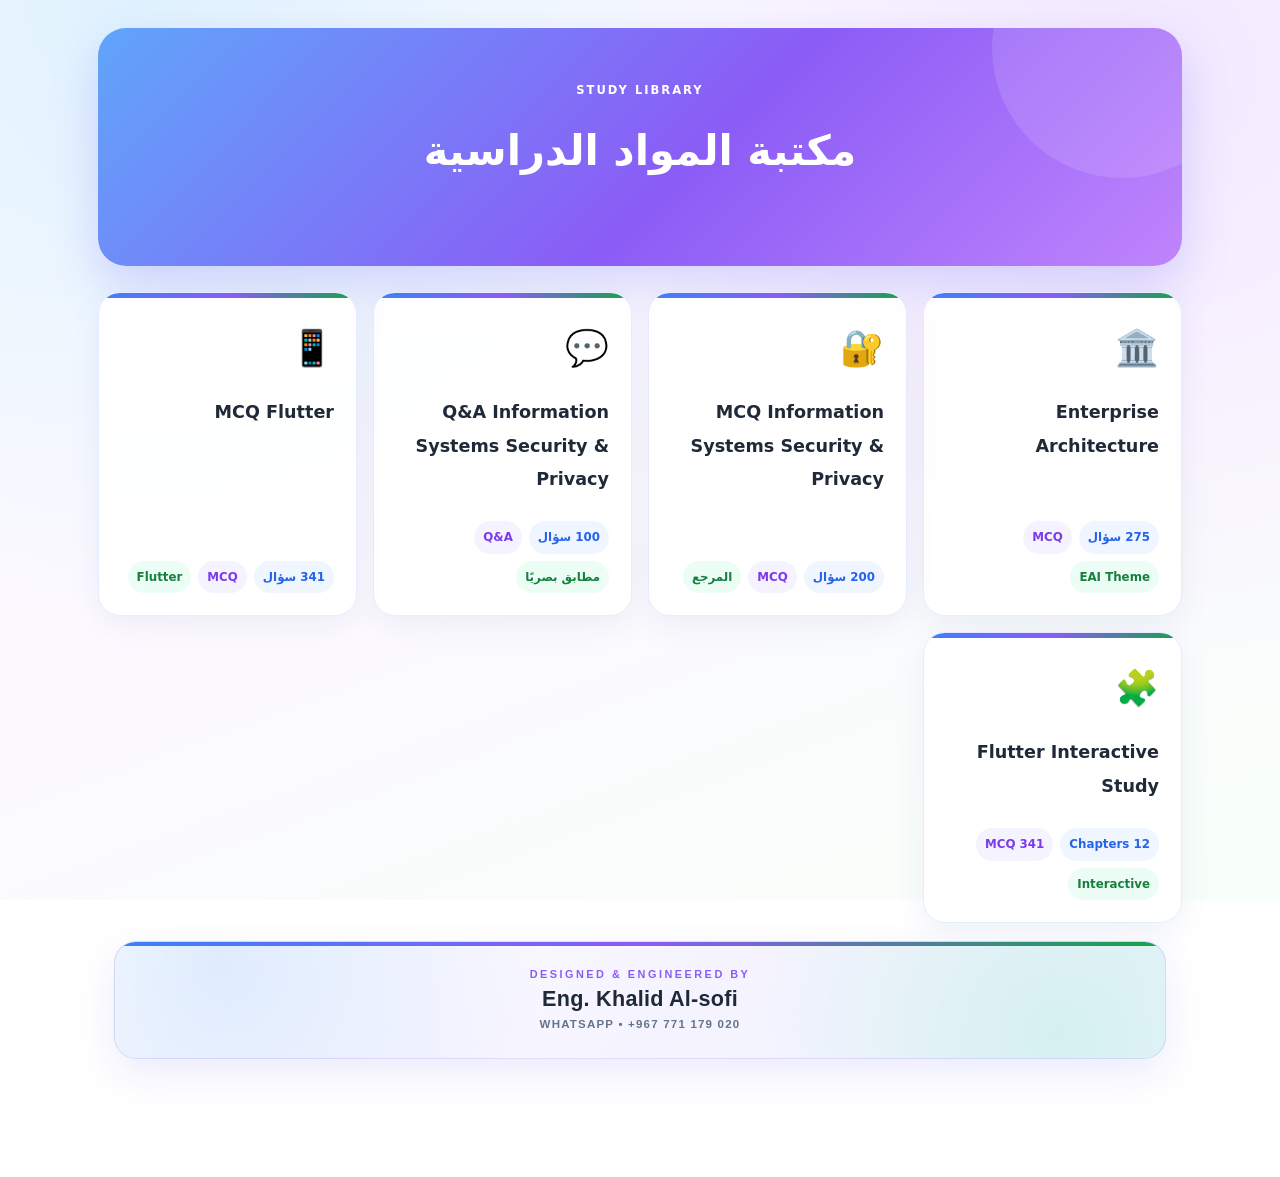
<file: index.html>
<!DOCTYPE html>
<html lang="ar" dir="rtl">
<head>
  <meta charset="UTF-8">
  <meta name="viewport" content="width=device-width,initial-scale=1">
  <meta name="theme-color" content="#3b82f6">
  <title>مكتبة المواد الدراسية</title>
  <link rel="manifest" href="manifest.webmanifest">
  <link rel="stylesheet" href="assets/styles.css">
<link rel="apple-touch-icon" href="assets/pwa-icon-180.png">
<link rel="stylesheet" href="assets/pwa-phase7.css">
</head>
<body class="hub-page">
  <div class="hub-shell">
    <section class="hub-hero"><span class="hub-kicker">STUDY LIBRARY</span><h1>مكتبة المواد الدراسية</h1></section>
    <div class="material-grid" id="materialGrid" aria-live="polite"></div>
    <footer class="signature" aria-label="Author credit"><a class="signature-card" href="https://wa.me/967771179020" target="_blank" rel="noopener noreferrer"><span class="signature-kicker">DESIGNED &amp; ENGINEERED BY</span><strong>Eng. Khalid Al-sofi</strong><span class="signature-contact">WHATSAPP • +967 771 179 020</span></a></footer>
  </div>
  <script src="data/materials-registry.js"></script>
<script src="assets/registry-core.js"></script>
  <script src="assets/materials-hub.js"></script>
  <script>if('serviceWorker' in navigator&&location.protocol!=='file:'){navigator.serviceWorker.register('./sw.js',{scope:'./'}).catch(err=>console.warn('SW registration failed:',err));}</script>
<script src="assets/pwa-phase7.js"></script>
</body>
</html>
</file>
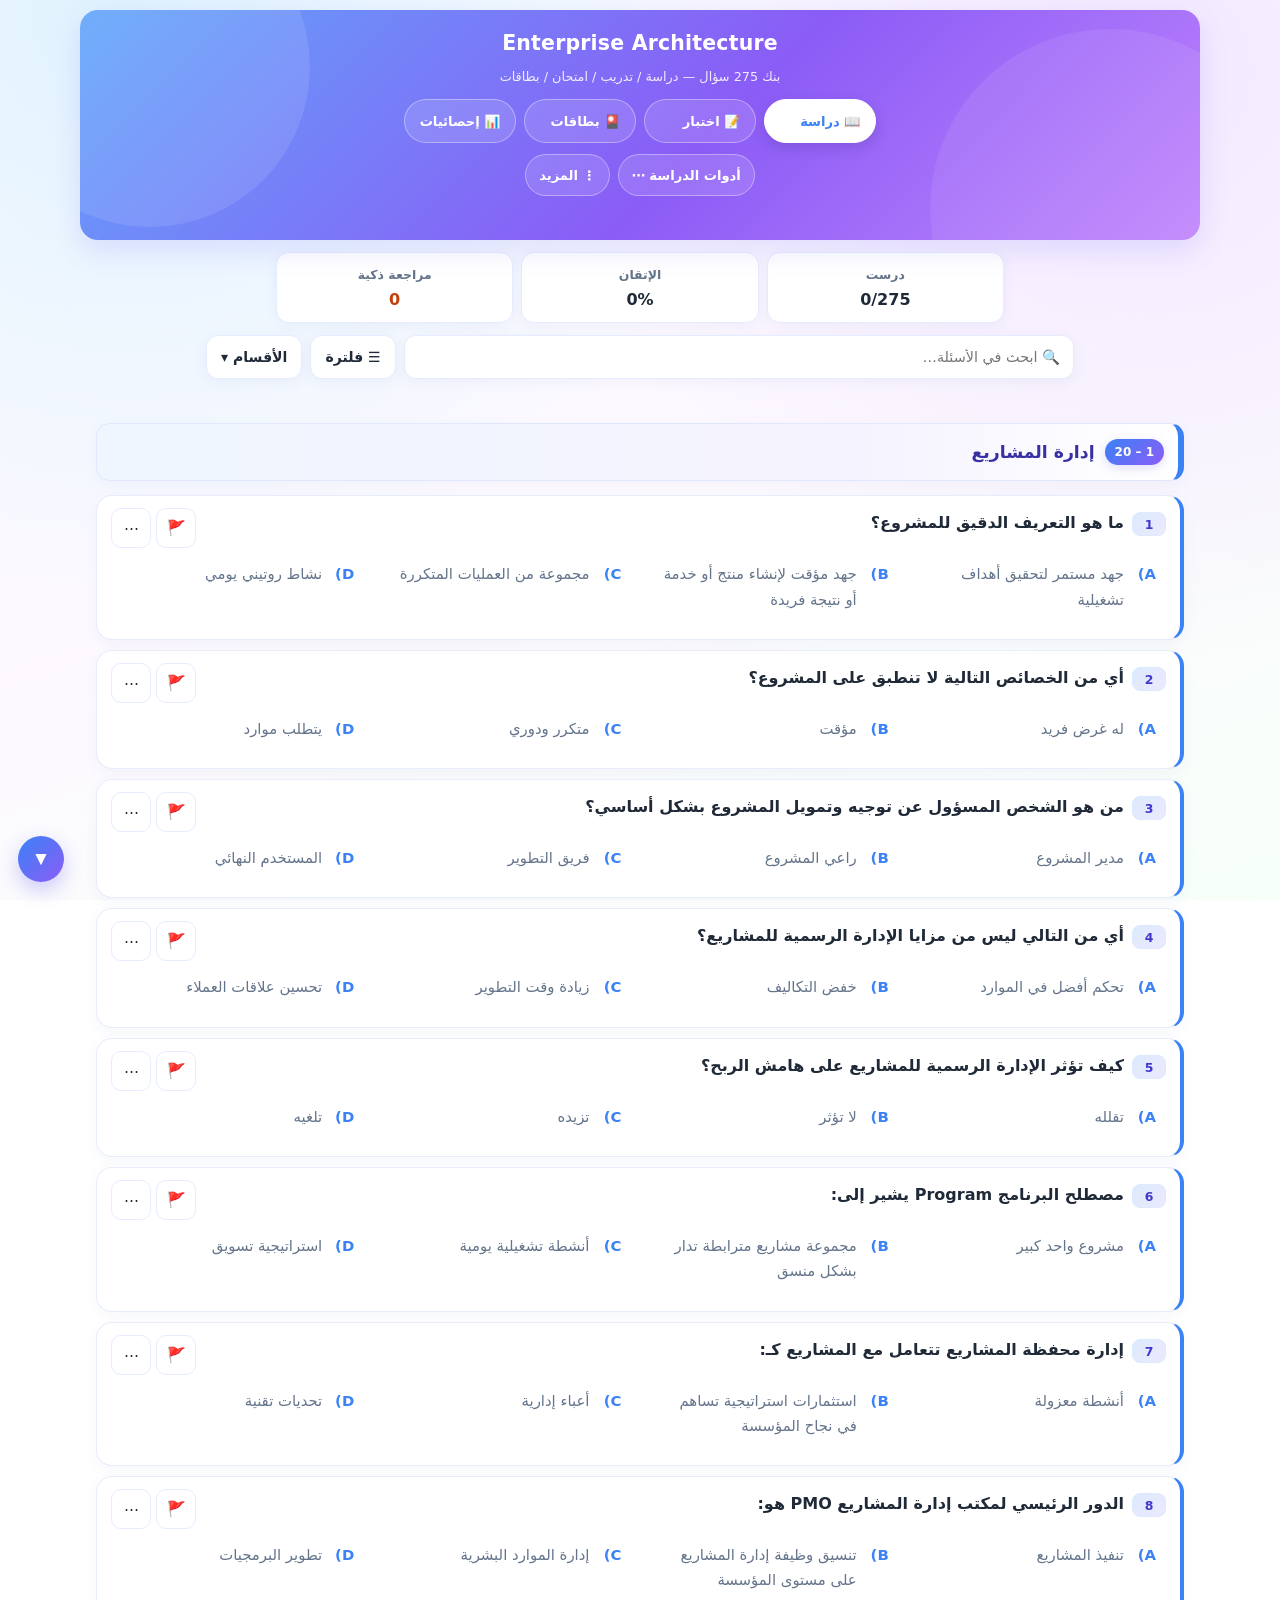
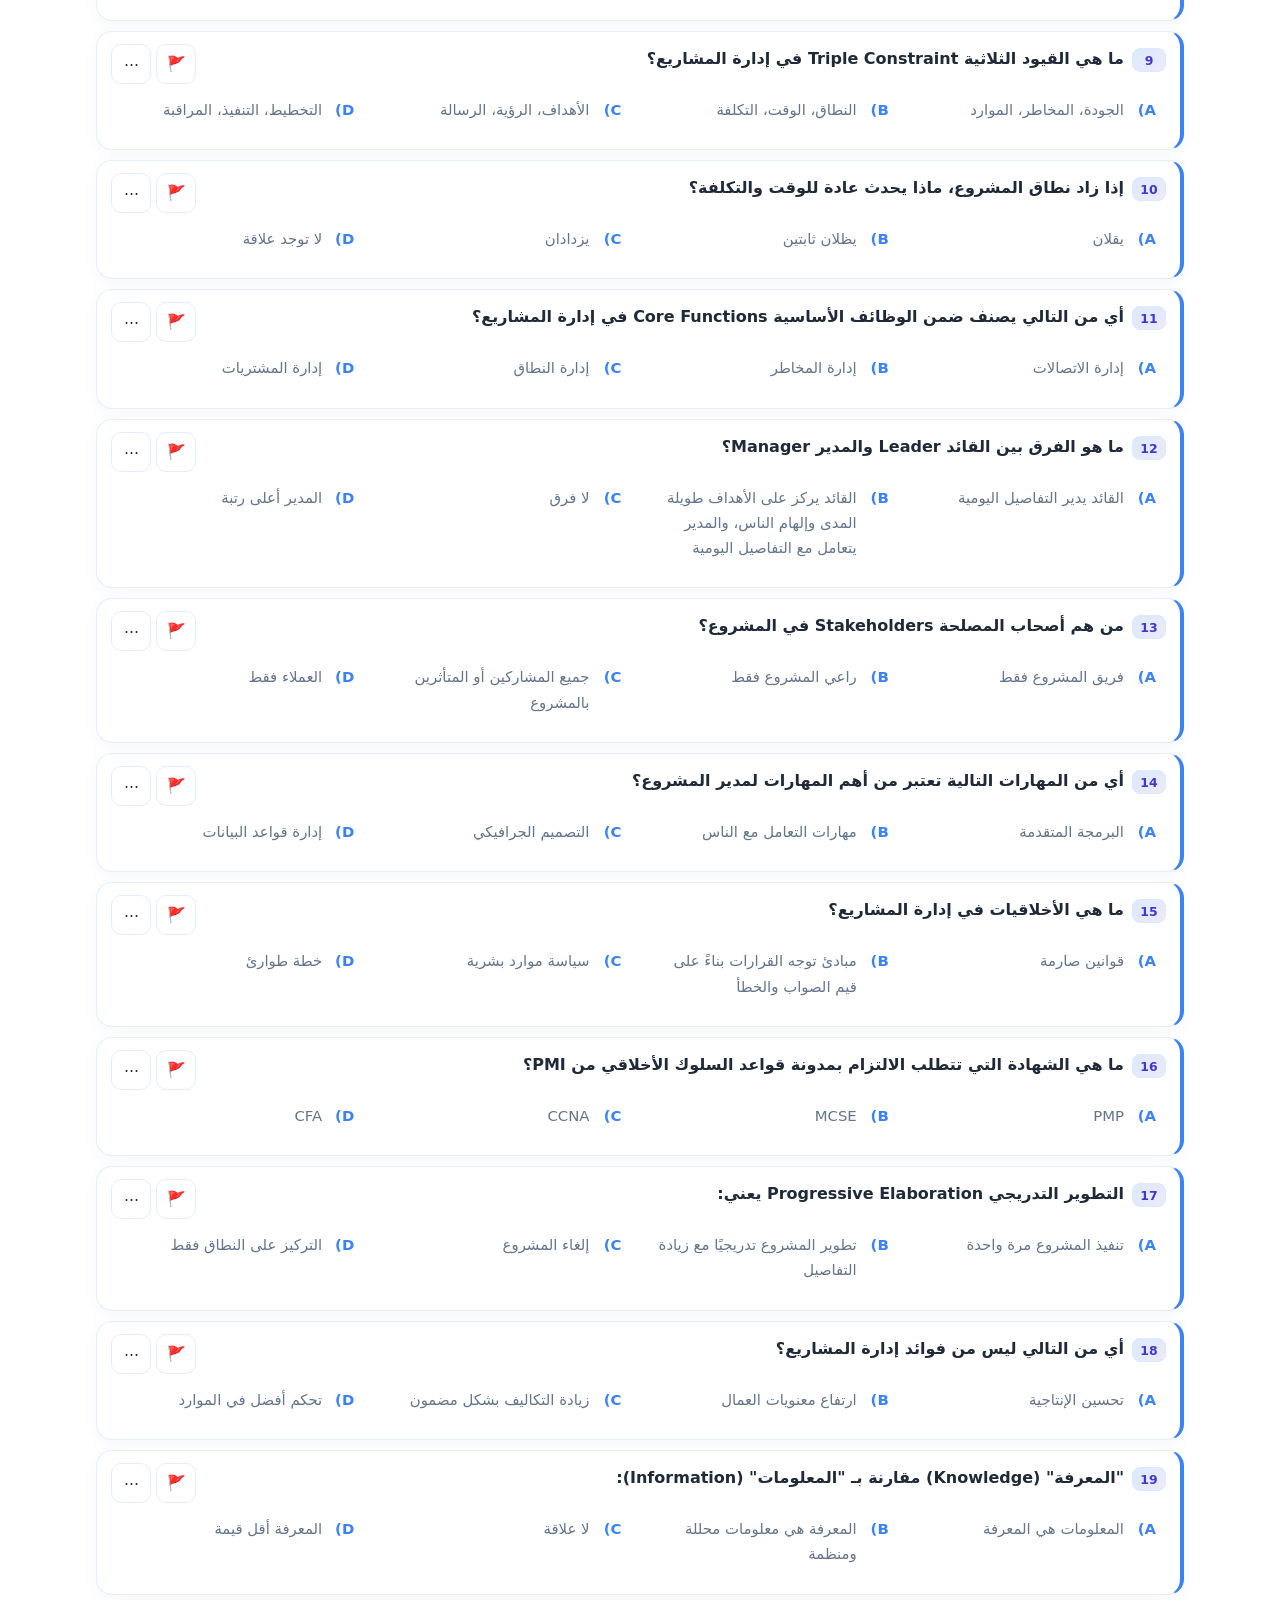
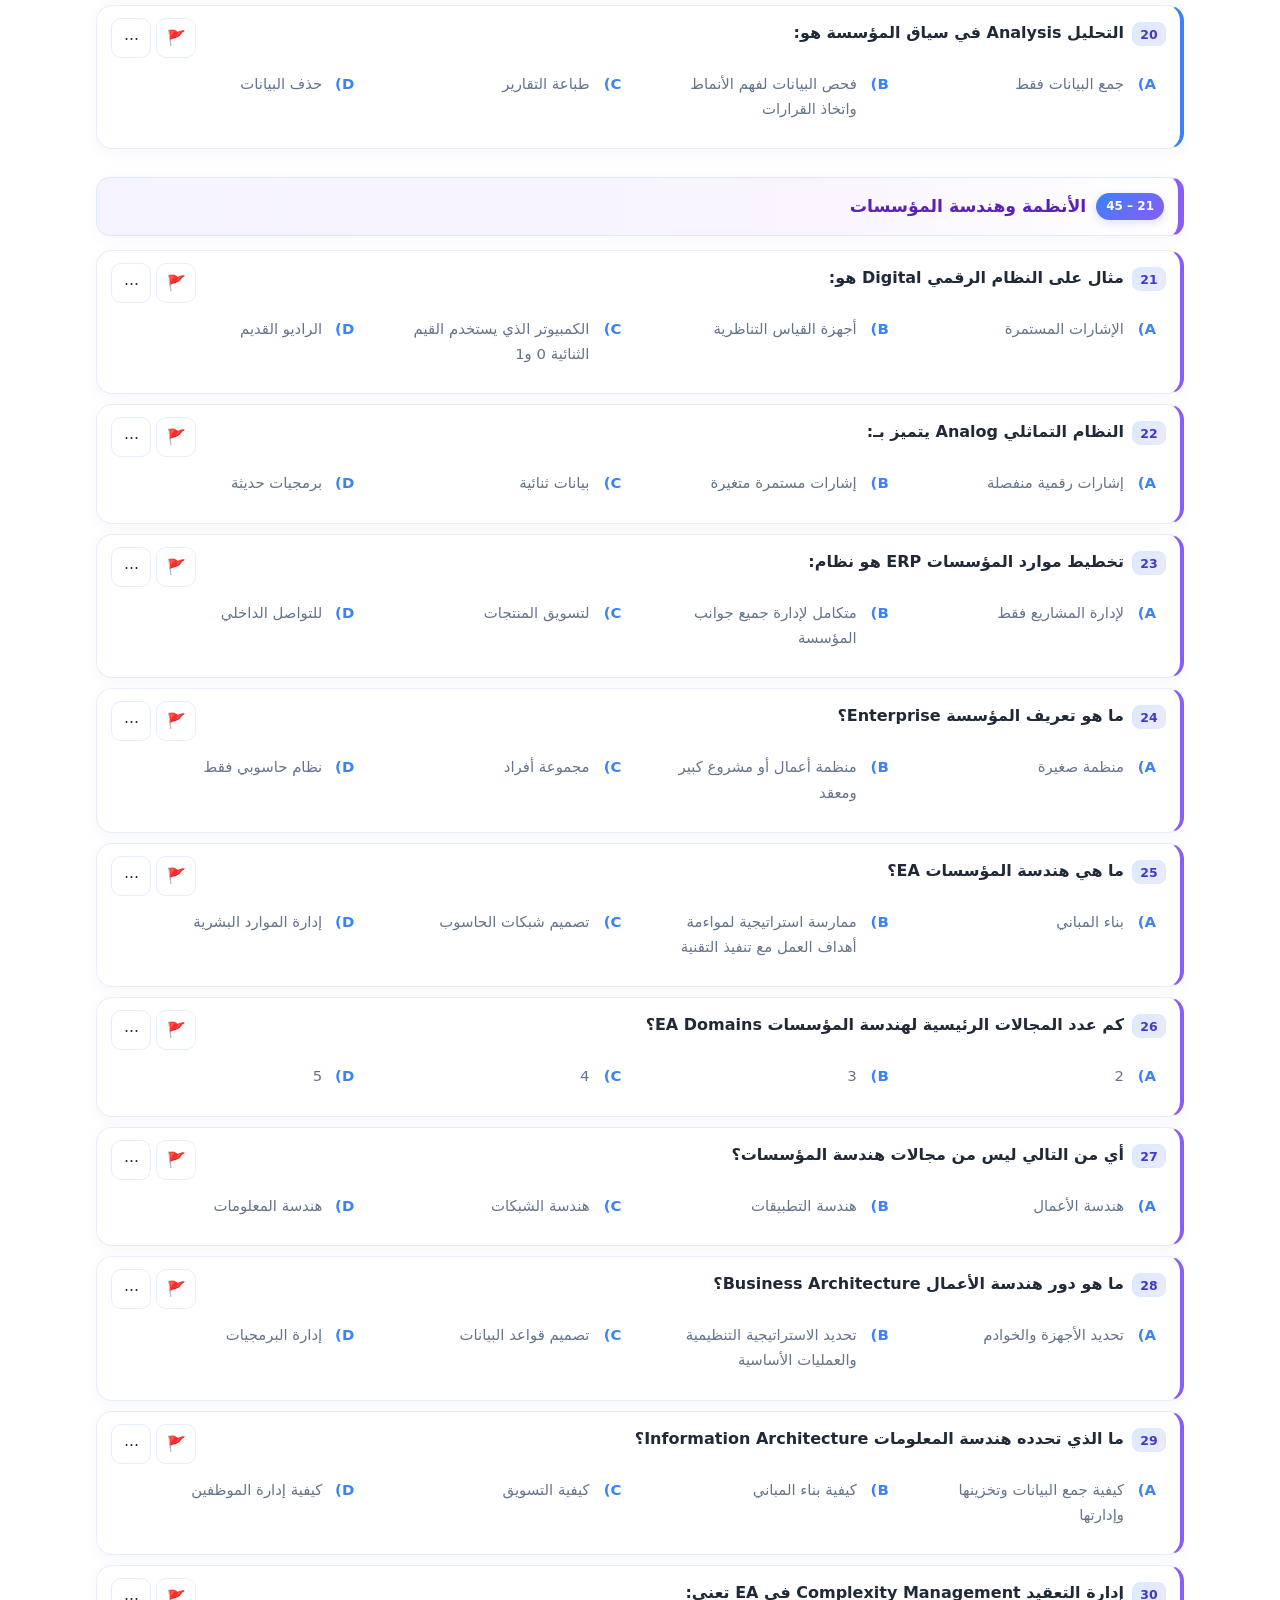
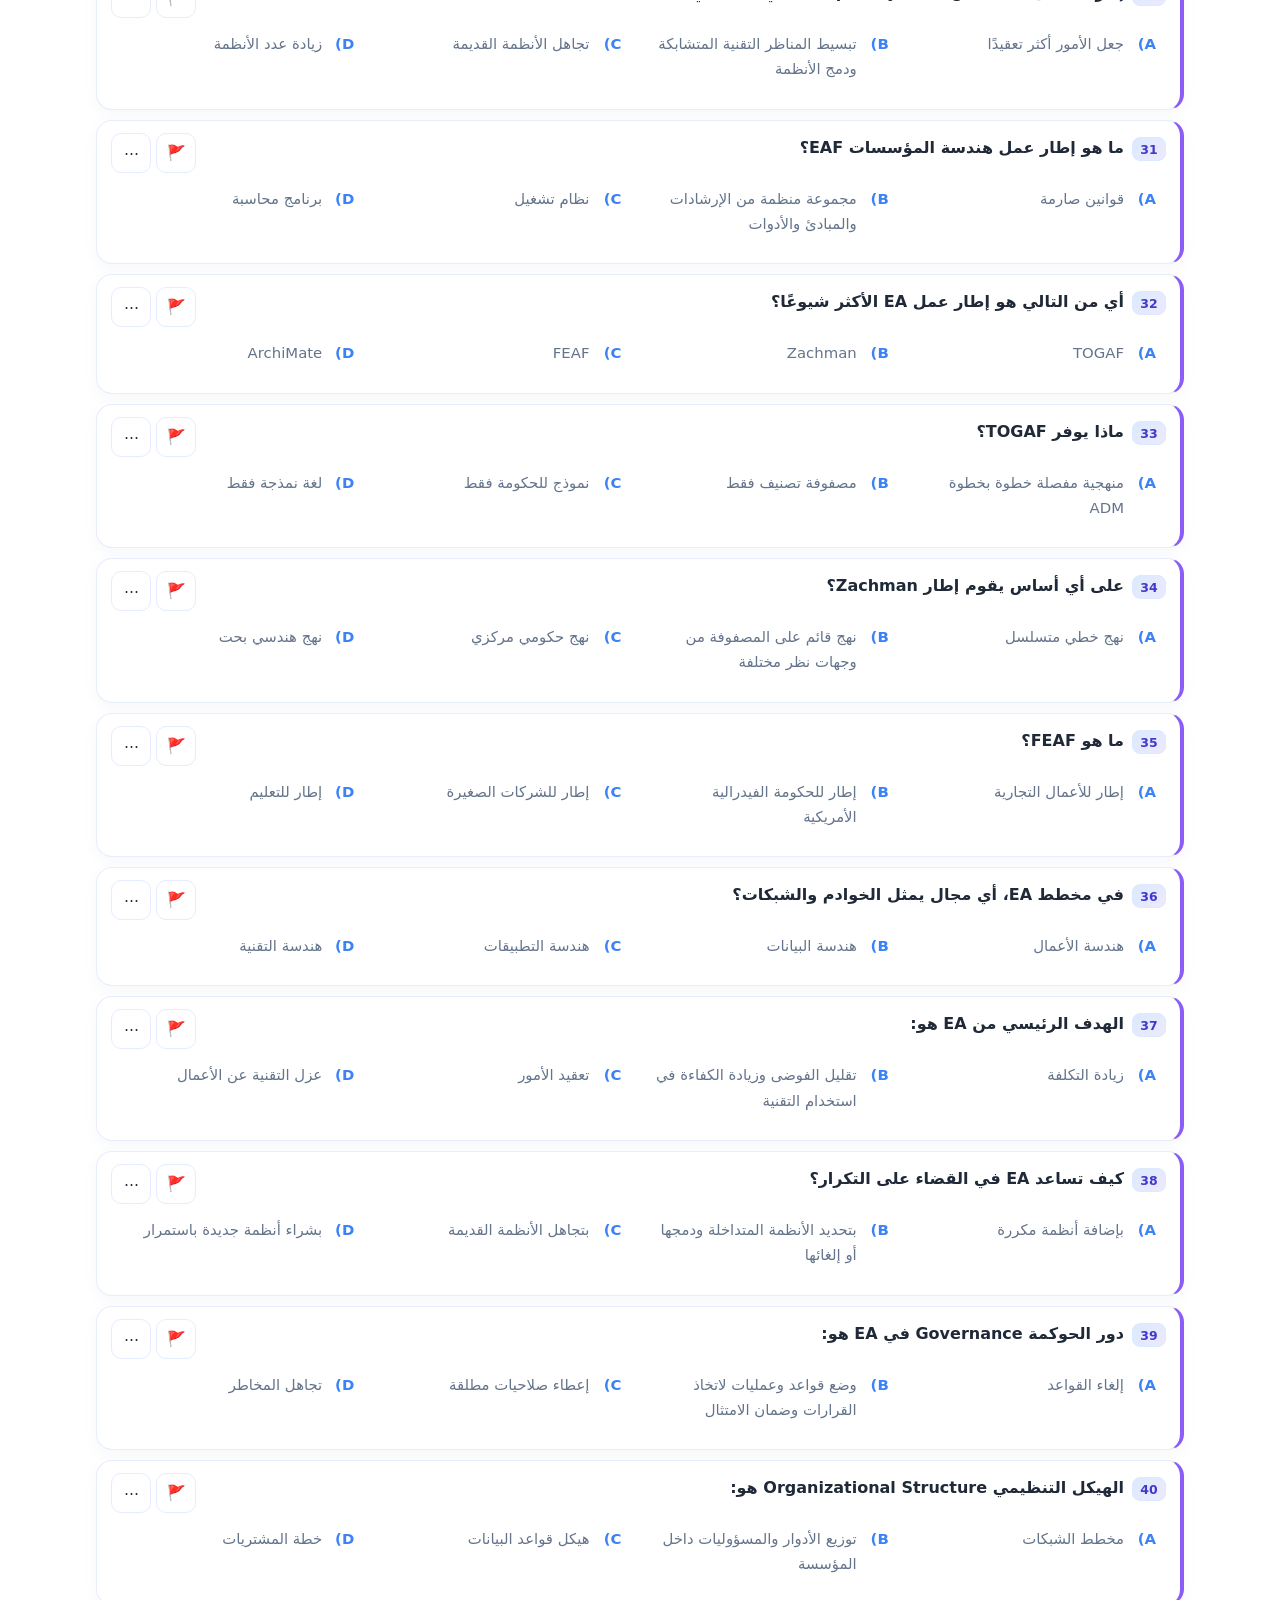
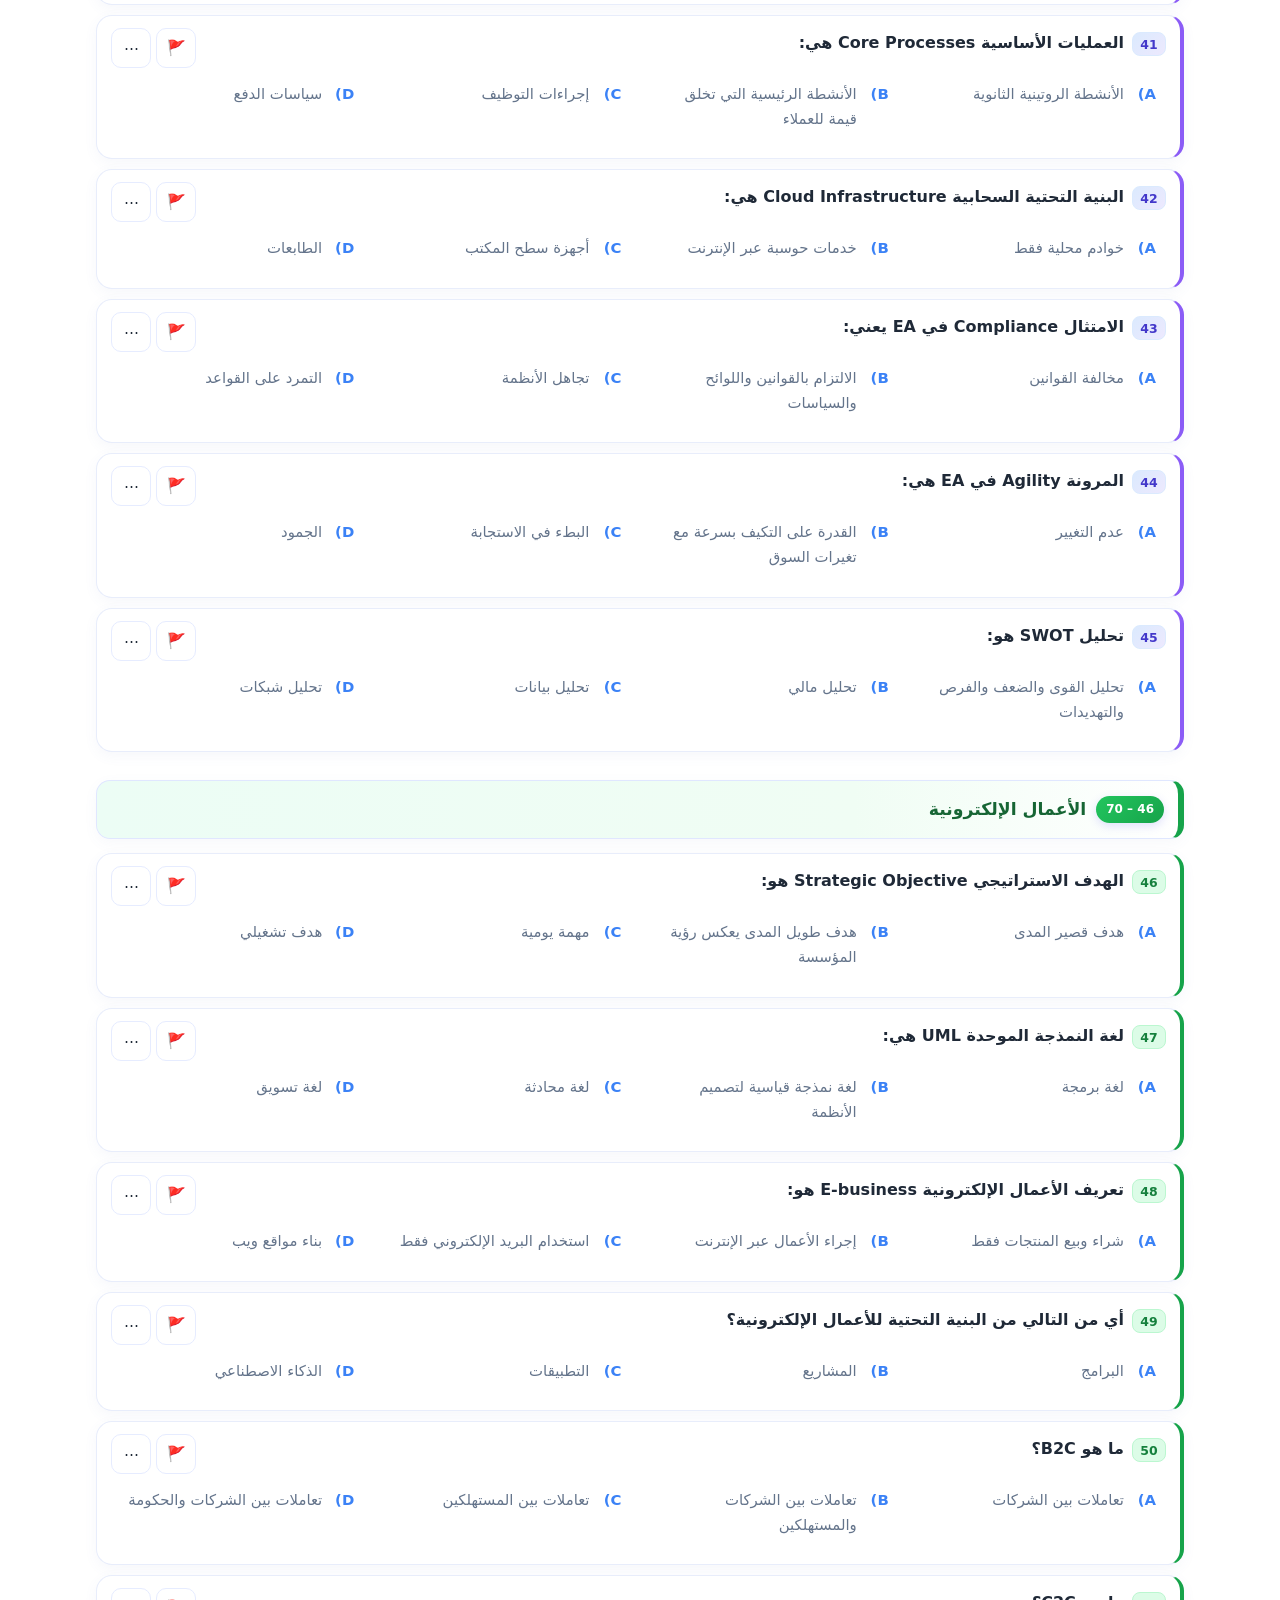
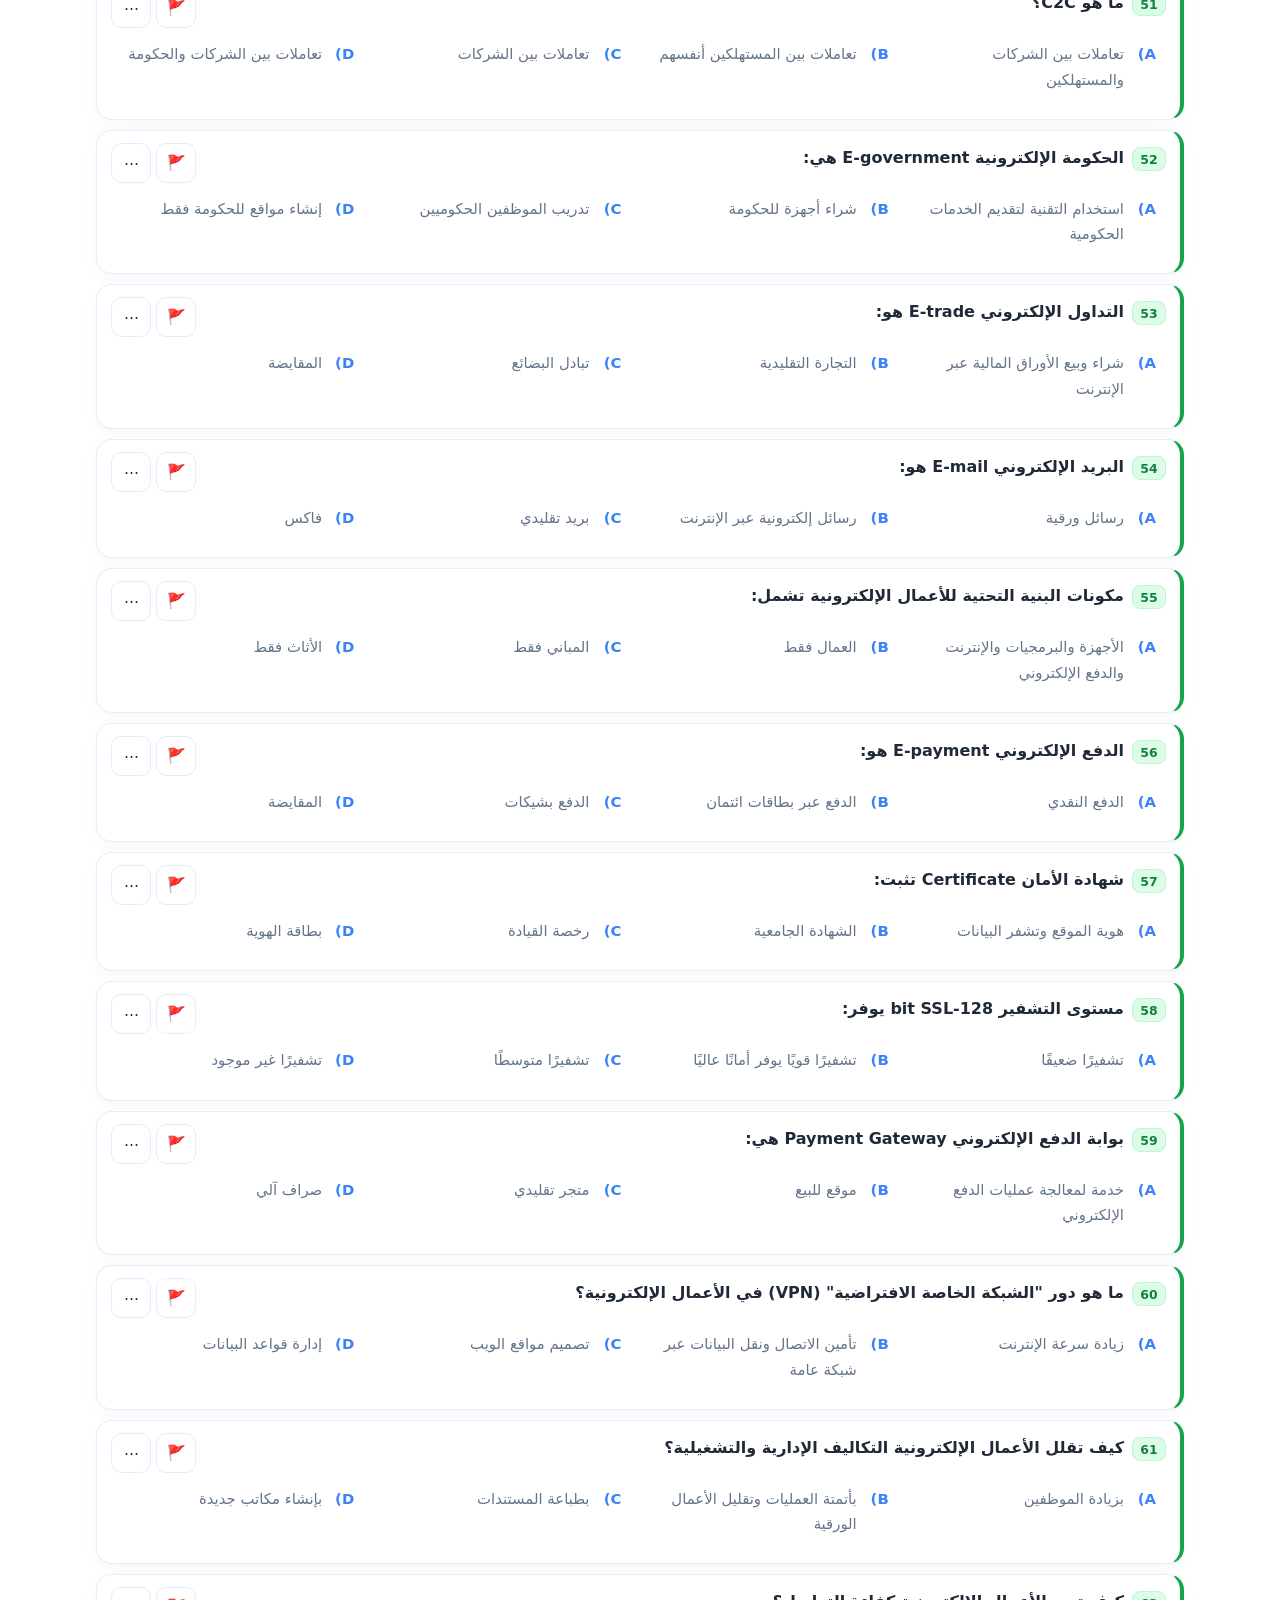
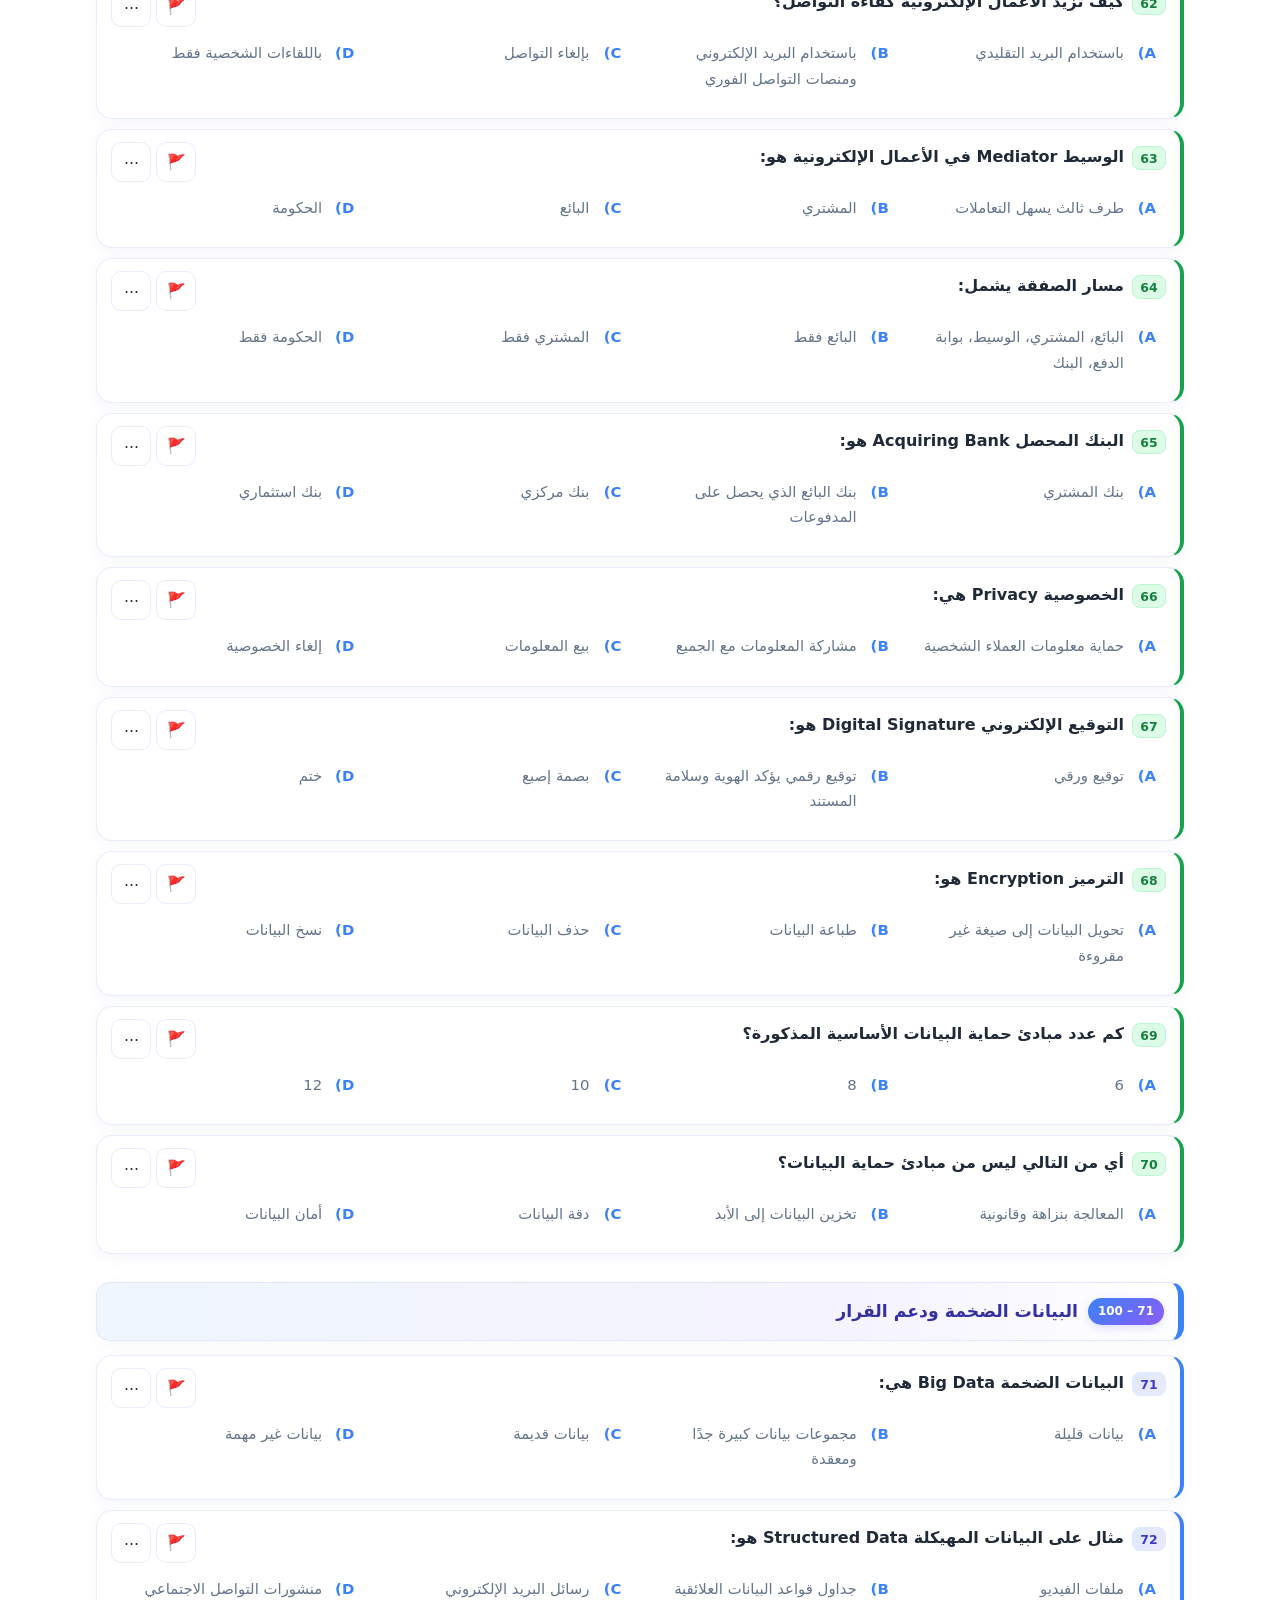
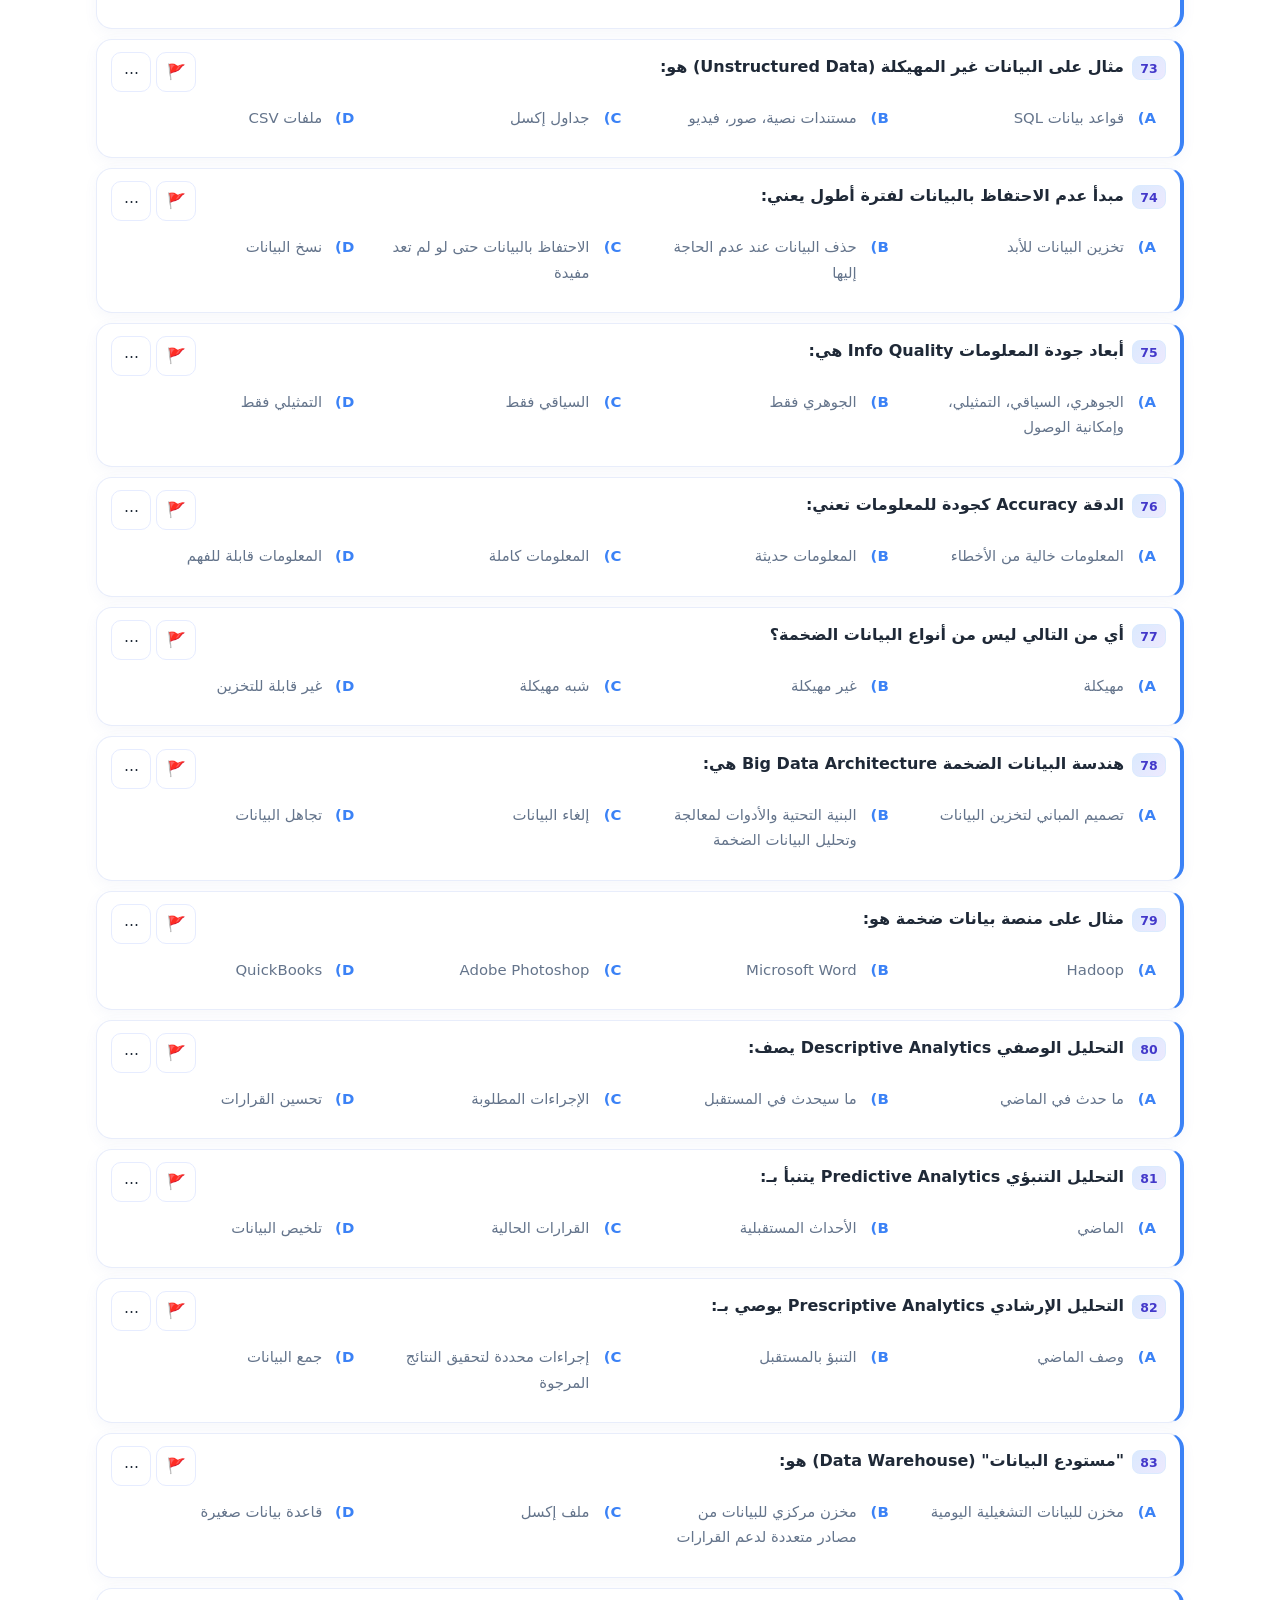
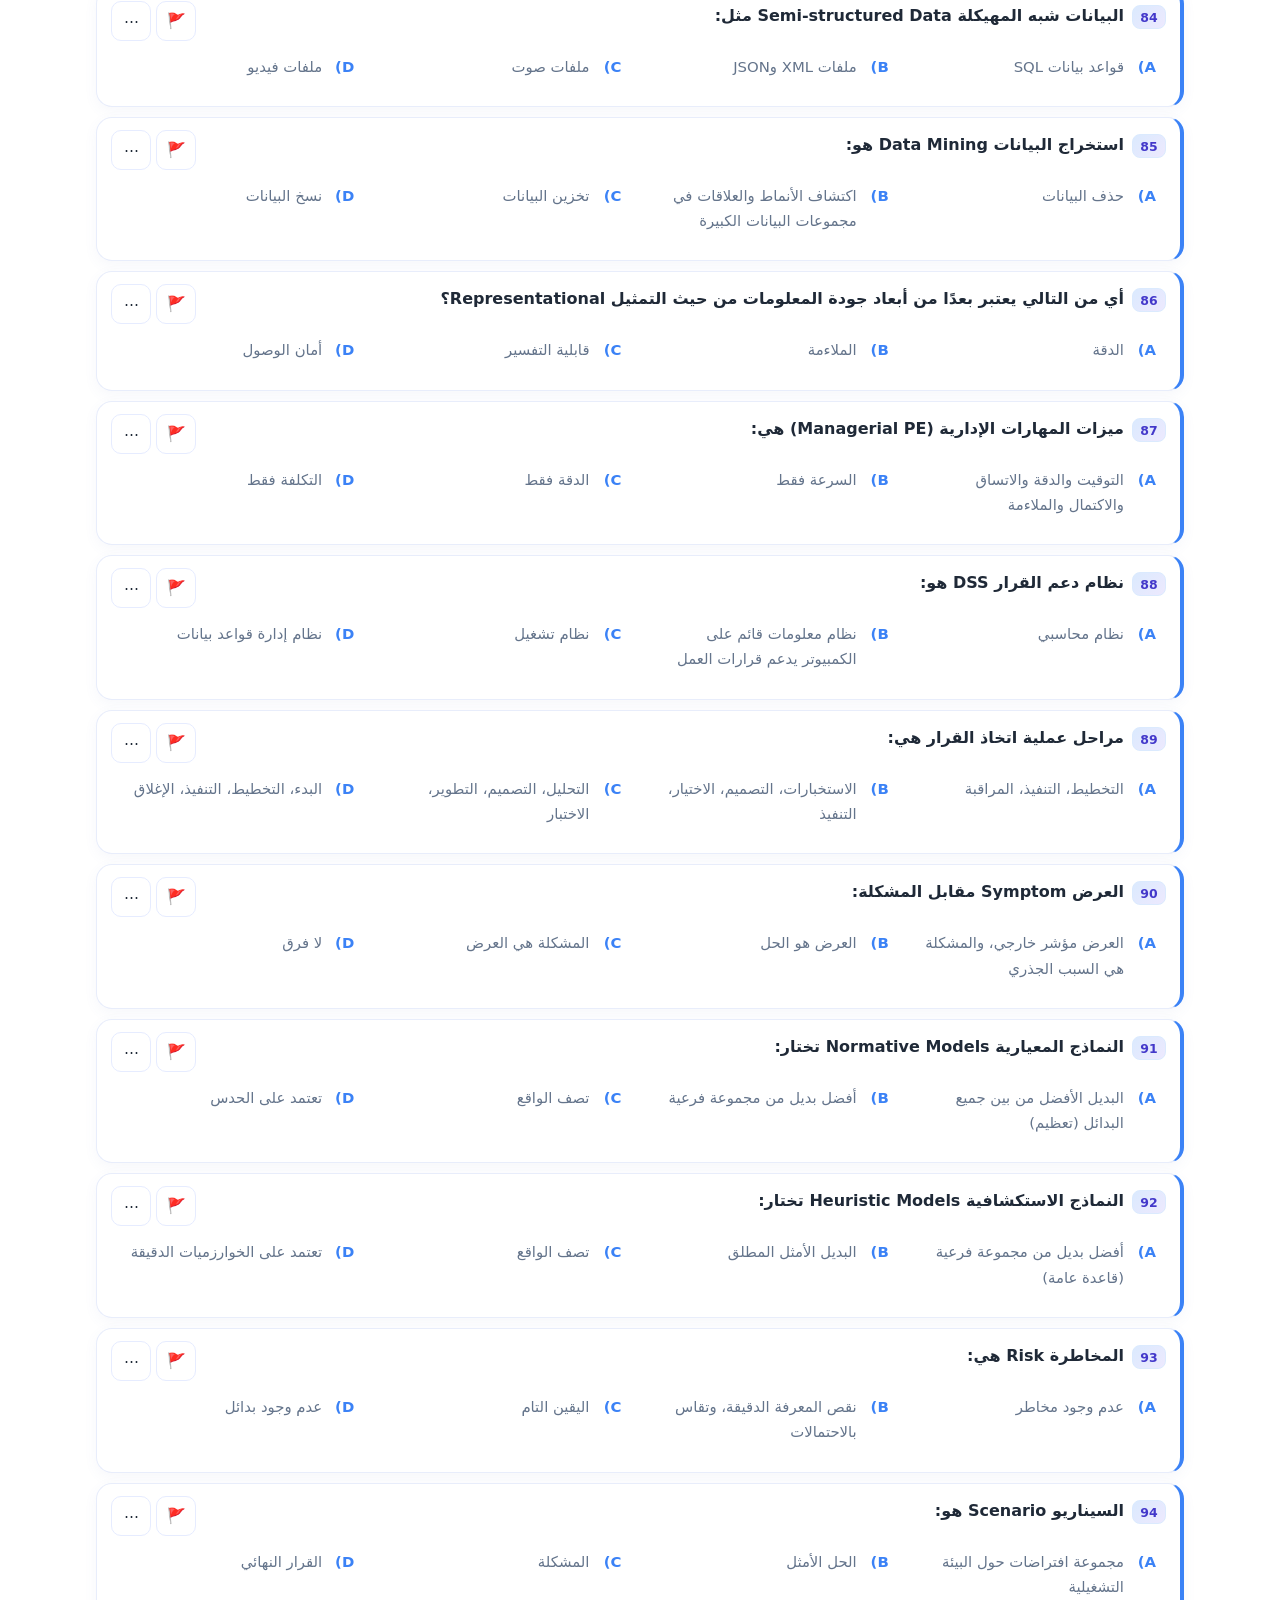
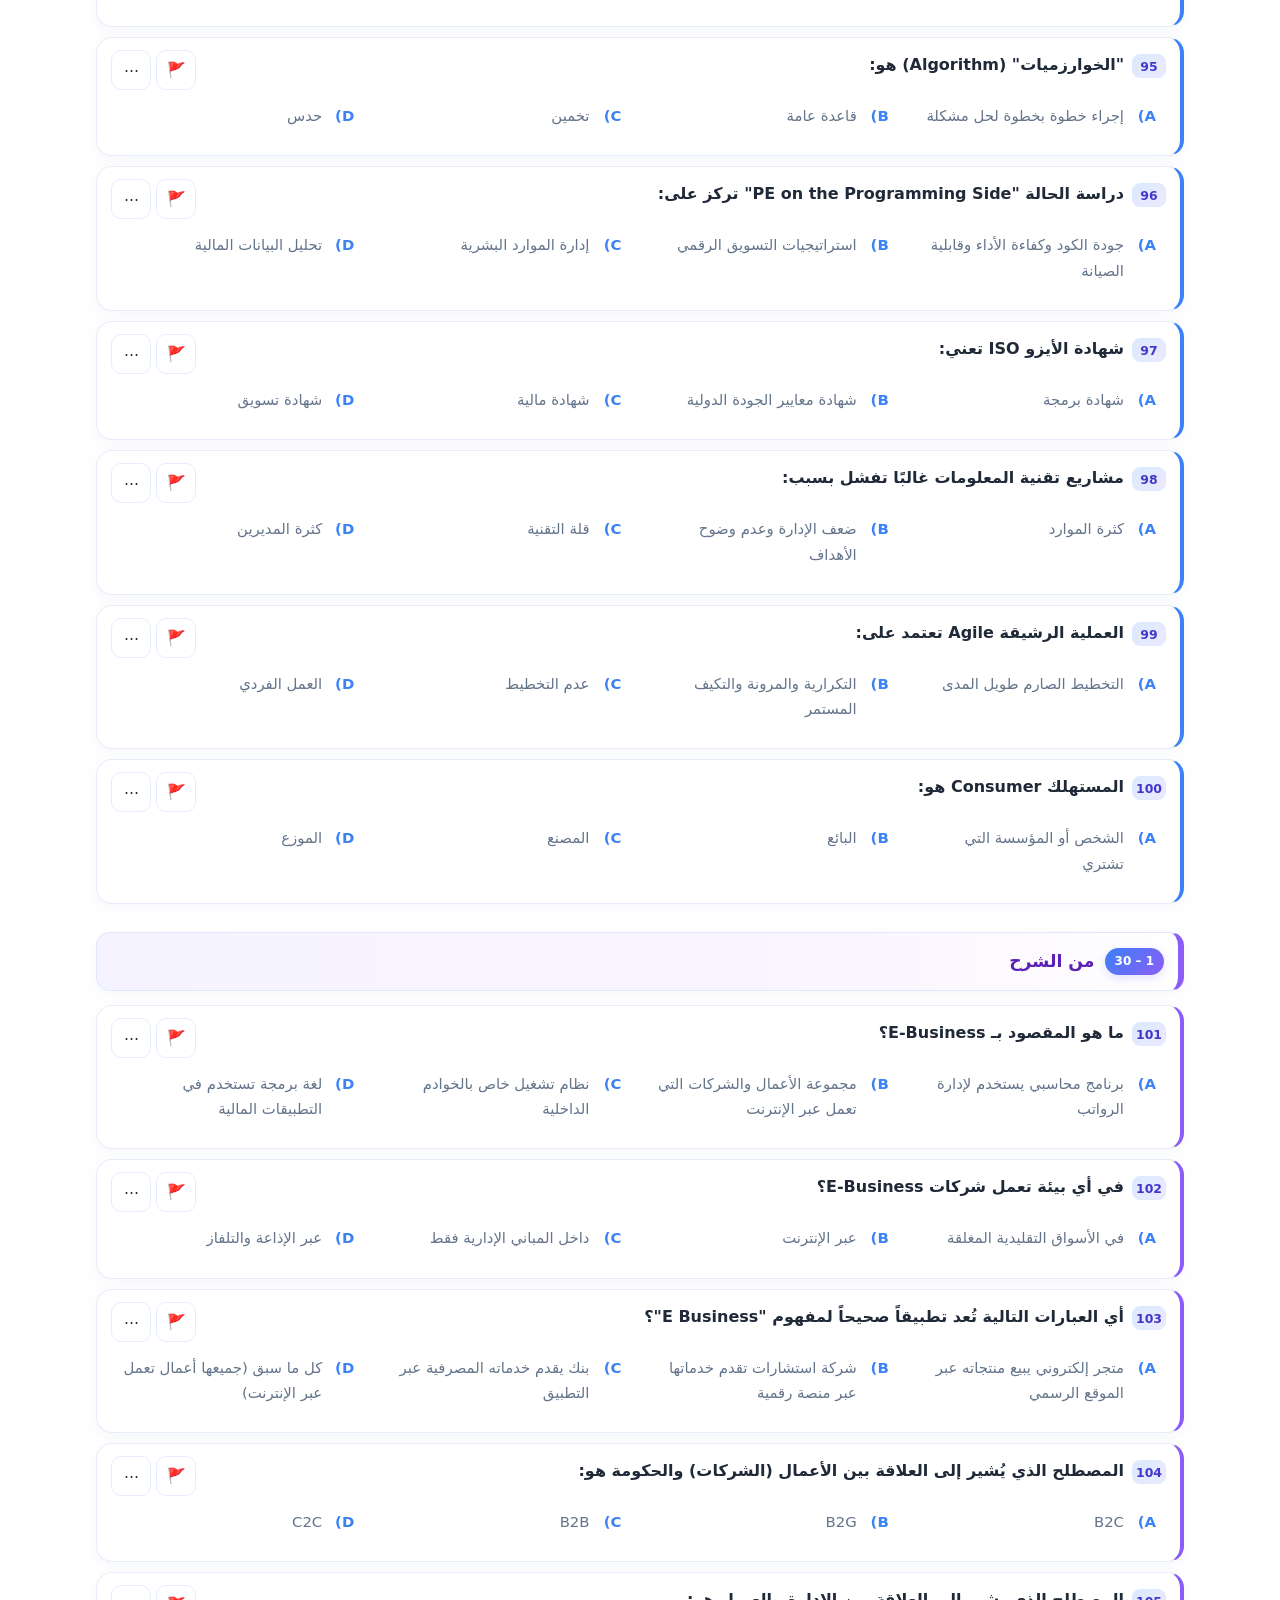
<file: materials/enterprise-architecture.html>
<!DOCTYPE html>
<html lang="ar" dir="rtl">
<head>
<meta charset="UTF-8">
<meta name="viewport" content="width=device-width, initial-scale=1">
<meta name="theme-color" content="#3b82f6">
<meta name="apple-mobile-web-app-capable" content="yes">
<title>Enterprise Architecture</title>
<link rel="manifest" id="manifestLink" href="../manifest.webmanifest">
<link rel="apple-touch-icon" href="data:image/svg+xml,<svg xmlns='http://www.w3.org/2000/svg' viewBox='0 0 100 100'><rect width='100' height='100' rx='20' fill='%233b82f6'/><text x='50' y='65' font-size='55' text-anchor='middle' fill='white' font-family='Arial'>📘</text></svg>">
<link rel="stylesheet" href="../assets/styles.css">
<link rel="apple-touch-icon" href="../assets/pwa-icon-180.png">
<link rel="stylesheet" href="../assets/pwa-phase7.css">
</head>
<body>
<div class="sticky-bar" id="stickyBar"><div class="sb-text" id="sbText">القسم: —</div><div class="sb-progress"><div id="sbFill"></div></div><div class="sb-text" id="sbPct">0%</div></div>
<header>
  <h1>Enterprise Architecture</h1><p>بنك 275 سؤال — دراسة / تدريب / امتحان / بطاقات</p>
  <div class="topbar">
    <button data-action="mode-study" class="active">📖 دراسة</button>
    <button data-action="mode-quiz">📝 اختبار</button>
    <button data-action="stop-quiz" id="stopQuizBtn" style="display:none">⏹ إيقاف الاختبار</button>
    <button data-action="mode-flash">🎴 بطاقات</button>
    <button data-action="focus">🎯 تركيز</button>
    <button data-action="toggle-reveal" id="toggleRevealBtn">👁 إظهار الكل</button>
    <button data-action="shuffle">🔀 خلط</button>
    <button data-action="stats">📊 إحصائيات</button>
    <button data-action="reset">♻️ إعادة ضبط</button>
    <button data-action="dark">🌙 ليلي</button>
    <button data-action="install" id="installBtn" style="display:none">📲 تثبيت</button>
    <button data-action="print">🖨 طباعة</button>
    <button data-action="export-menu">📤 تصدير/استيراد</button>
  </div>
</header>
<div class="stats">
  <div class="stat">التقدم <b id="statProgress">0/275</b></div><div class="stat">⭐ مفضلة <b id="statFav">0</b></div><div class="stat">✔ أتقنتها <b id="statMastered">0</b></div><div class="stat">📊 النتيجة <b id="statScore">—</b></div><div class="stat streak">🔥 السلسلة <b id="statStreak">0</b></div><div class="stat time">⏱ الوقت <b id="statTime">—</b></div>
</div>
<div class="progress-wrap"><div class="progress-bar"><div id="progressFill"></div></div></div>
<div class="filterbar"><input id="search" type="search" placeholder="🔍 ابحث في الأسئلة أو الخيارات…"><select id="secFilter"><option value="">كل الأقسام</option></select><select id="filterBy"><option value="all">كل الأسئلة</option><option value="wrong">الأخطاء فقط</option><option value="unmastered">غير المتقنة</option><option value="fav">المفضلة فقط</option></select><select id="sortBy"><option value="default">ترتيب رقم السؤال</option><option value="wrong-desc">عدد الأخطاء: الأكثر ← الأقل</option><option value="wrong-asc">عدد الأخطاء: الأقل ← الأكثر</option></select><button id="clearBtn" type="button" style="padding:10px 16px;border-radius:10px;border:0;background:var(--brand);color:#fff;font-family:inherit;cursor:pointer;font-weight:700">مسح</button></div>
<nav class="index" id="index" aria-label="فهرس الأقسام"><h2>فهرس الأقسام</h2></nav>
<div class="quiz-result" id="quizResult"><h3>📝 نتيجة الاختبار</h3><span class="big" id="qrScore">0 / 0</span><p id="qrMsg" style="text-align:center;margin-top:8px"></p><div class="qr-actions"><button class="qr-primary" onclick="retryWrongOnly()">🔁 أعد أخطاء هذا الاختبار</button><button class="qr-secondary" onclick="location.reload()">🔄 اختبار جديد</button><button class="qr-danger" onclick="document.getElementById('quizResult').classList.remove('show')">✖ إغلاق</button></div><div class="qr-review" id="qrReview"></div></div>
<main id="main"></main>
<div class="flash-wrap" id="flashWrap"><div class="flash-card" id="flashCard"><div class="fc-q" id="fcQ">—</div><div class="fc-ans" id="fcA">—</div></div><div class="flash-nav"><button onclick="flashNext()">التالي </button><button onclick="flashPrev()">السابق</button></div></div>
<p class="empty-msg" id="emptyMsg">لا توجد نتائج مطابقة.</p>
<div class="focus-nav" id="focusNav"><button onclick="focusNext()">التالي </button><button class="exit" onclick="exitFocusMode()">✖ خروج</button><button onclick="focusPrev()"> السابق</button></div>
<div class="modal" id="resetModal"><div class="modal-card"><h3>♻️ إعادة الضبط</h3><p>اختر ما تريد إعادة ضبطه:</p><div class="reset-options"><label><input type="checkbox" id="resetAll"> <b>الكل (تحديد الجميع)</b></label><hr><label><input type="checkbox" value="fav"> ⭐ المفضلة</label><label><input type="checkbox" value="mastered"> ✔ الأسئلة المتقنة</label><label><input type="checkbox" value="wrong"> 📊 عدّاد الأخطاء</label><label><input type="checkbox" value="revealed"> 👁 الإجابات المكتشفة</label><label><input type="checkbox" value="quiz"> 📝 نتيجة الاختبار والمؤقت والسلسلة</label></div><div class="modal-actions"><button id="resetCancel" class="btn-secondary">إلغاء</button><button id="resetConfirm" class="btn-primary">تأكيد الإعادة</button></div></div></div>
<div class="modal" id="statsModal"><div class="modal-card" style="max-width:640px"><h3>📊 إحصائيات مفصلة</h3><div id="statsContent"></div><div class="modal-actions"><button class="btn-secondary" onclick="document.getElementById('statsModal').classList.remove('show')">إغلاق</button></div></div></div>
<div class="modal" id="exportMenuModal"><div class="modal-card"><h3>📤 تصدير / استيراد</h3><p>اختر ما تريد:</p><div class="menu-list"><button data-menu="csv-all"><span class="icon">📄</span><span>تصدير كل الأسئلة CSV</span></button><button data-menu="csv-fav"><span class="icon">⭐</span><span>تصدير المفضلة فقط CSV</span></button><button data-menu="backup"><span class="icon">💾</span><span>نسخة احتياطية كاملة (JSON)</span></button><button data-menu="restore"><span class="icon">📂</span><span>استعادة من نسخة احتياطية</span></button></div><div class="modal-actions"><button class="btn-secondary" onclick="document.getElementById('exportMenuModal').classList.remove('show')">إغلاق</button></div></div></div>
<div class="modal" id="restoreModal"><div class="modal-card"><h3>📂 استعادة نسخة احتياطية</h3><p>اختر ملف JSON كان قد تم تنزيله سابقًا:</p><input type="file" id="restoreFile" accept=".json" style="width:100%;padding:10px;border:1px solid var(--line);border-radius:10px;background:var(--card);color:var(--ink);font-family:inherit"><div class="modal-actions"><button class="btn-secondary" onclick="document.getElementById('restoreModal').classList.remove('show')">إلغاء</button><button id="restoreConfirm" class="btn-primary">استعادة</button></div></div></div>
<div class="cert" id="certModal"><div class="cert-card"><h2>🎓 شهادة إتمام</h2><div class="seal">🏆</div><p>أتممت بنجاح جميع أسئلة بنك <b>Enterprise Architecture</b></p><p id="certScore" style="font-weight:700;color:var(--ok)"></p><button onclick="document.getElementById('certModal').classList.remove('show')">إغلاق</button></div></div>
<div class="streak-popup" id="streakPopup">🔥</div><div class="toast" id="toast"></div>
<footer class="signature" aria-label="Author credit"><a class="signature-card" href="https://wa.me/967771179020" target="_blank" rel="noopener noreferrer" title="Contact Eng. Khalid Al-sofi on WhatsApp"><span class="signature-kicker">DESIGNED &amp; ENGINEERED BY</span><strong>Eng. Khalid Al-sofi</strong><span class="signature-contact">WHATSAPP • +967 771 179 020</span></a></footer>
<div class="scroll-btns"><button id="stopQuizFloatBtn" title="إيقاف الاختبار" style="display:none">⏹</button><button id="toTop" title="للأعلى">▲</button><button id="toBottom" title="للأسفل">▼</button></div>
<script src="../data/enterprise-architecture.js"></script><script src="../assets/phase5-progress.js"></script><script src="../assets/mcq-engine.js"></script><script src="../assets/study-v2.js"></script><script src="../assets/study-plus.js"></script><script src="../assets/navigation-phase1.js"></script>
<script src="../assets/pwa-phase7.js"></script>
</body></html>
</file>
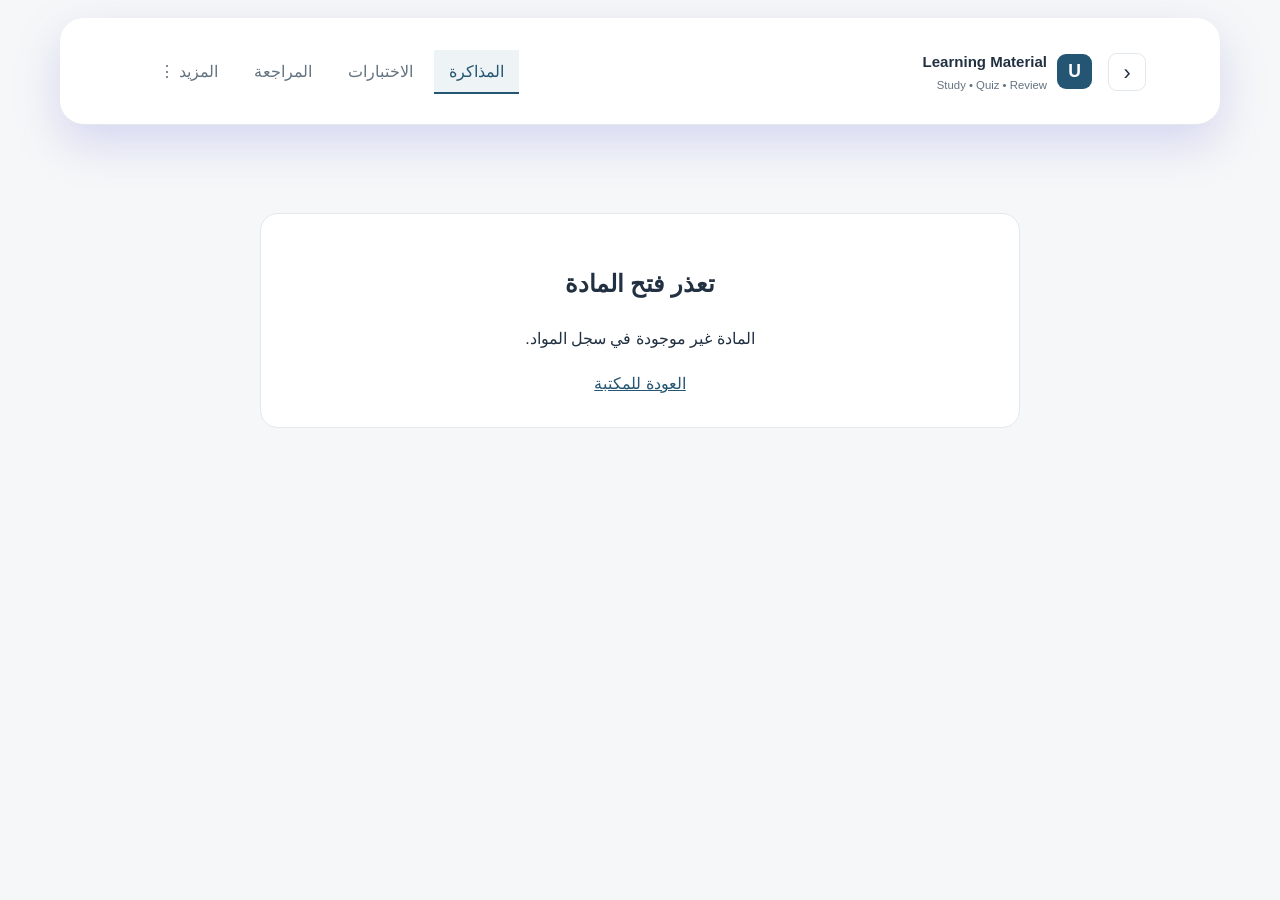
<file: materials/learning.html>
<!doctype html>
<html lang="ar" dir="rtl">
<head>
  <meta charset="utf-8">
  <meta name="viewport" content="width=device-width,initial-scale=1,viewport-fit=cover">
  <meta name="theme-color" content="#234c65">
  <meta name="apple-mobile-web-app-capable" content="yes">
  <title>Learning Material</title>
  <link rel="manifest" href="../manifest.webmanifest">
  <link rel="stylesheet" href="../assets/styles.css">
  <link rel="stylesheet" href="../assets/learning-styles.css">
  <link rel="stylesheet" href="../assets/learning-design-v4.css">
  <link rel="stylesheet" href="../assets/flutter-reading.css">
  <link rel="stylesheet" href="../assets/phase9-sample.css">
  <link rel="stylesheet" href="../assets/flutter-editorial.css">
<link rel="apple-touch-icon" href="../assets/pwa-icon-180.png">
<link rel="stylesheet" href="../assets/pwa-phase7.css">
</head>
<body class="learning-page">
  <header class="learning-appbar">
    <div class="learning-appbar-inner">
      <a class="learning-back" href="../index.html" aria-label="العودة للمكتبة">‹</a>
      <button class="learning-brand" type="button" data-nav="study" aria-label="الرئيسية">
        <span class="learning-brandmark">U</span>
        <span><strong id="materialTitle">Learning Material</strong><small id="materialSubline">Study • Quiz • Review</small></span>
      </button>
      <nav class="learning-desktop-nav" aria-label="التنقل الرئيسي">
        <button data-nav="study" class="learning-nav-btn active">المذاكرة</button>
        <button data-nav="quiz" class="learning-nav-btn">الاختبارات</button>
        <button data-nav="review" class="learning-nav-btn">المراجعة</button>
        <button id="learningMoreBtn" class="learning-nav-btn" aria-haspopup="menu" aria-expanded="false">المزيد ⋮</button>
      </nav>
    </div>
  </header>

  <div id="learningMoreMenu" class="learning-menu" hidden role="menu">
    <button role="menuitem" data-more="print">🖨 الطباعة</button>
    <button role="menuitem" data-more="analytics">📊 الإحصائيات</button>
    <button role="menuitem" data-more="cards">🃏 البطاقات</button>
    <button role="menuitem" data-more="dark">🌙 الوضع الليلي</button>
    <button role="menuitem" data-more="export">⬇ نسخة احتياطية</button>
    <label role="menuitem" class="learning-file-label">⬆ استعادة نسخة<input id="learningImportInput" type="file" accept="application/json" hidden></label>
    <button role="menuitem" class="learning-danger-text" data-more="reset">↺ إعادة الضبط</button>
  </div>

  <main id="app" tabindex="-1"><section class="learning-loading">جاري تحميل المادة…</section></main>

  <nav class="learning-mobile-nav" aria-label="التنقل على الهاتف">
    <button data-nav="study" class="active"><span aria-hidden="true">▤</span><small>المذاكرة</small></button>
    <button data-nav="quiz"><span aria-hidden="true">◫</span><small>الاختبارات</small></button>
    <button data-nav="review"><span aria-hidden="true">◇</span><small>المراجعة</small></button>
  </nav>

  <div id="learningToast" class="learning-toast" role="status" aria-live="polite"></div>
  <div id="learningPrintDocument" class="learning-print-document" aria-hidden="true"></div>

  <dialog id="learningPrintDialog" class="learning-dialog">
    <form method="dialog" class="learning-dialog-card" id="learningPrintForm">
      <div class="learning-dialog-head"><h2>إعداد الطباعة</h2><button value="cancel" class="learning-icon-btn" aria-label="إغلاق">✕</button></div>
      <label>المحتوى<select id="learningPrintType">
        <option value="content">الشرح فقط</option>
        <option value="questions">بنك الأسئلة فقط</option>
        <option value="answers">الأسئلة + الإجابات</option>
        <option value="complete">كامل: الشرح + الأسئلة + الحل</option>
        <option value="complete-exam">كامل: الشرح + الأسئلة بدون حلول</option>
        <option value="key">مفتاح الإجابات</option>
      </select></label>
      <label>النطاق<select id="learningPrintScope">
        <option value="all">كل المادة</option>
        <option value="chapter">Chapter محدد</option>
        <option value="review">🚩 راجع لاحقًا</option>
        <option value="weak">❌ أخطائي</option>
      </select></label>
      <label id="learningPrintTargetWrap">الاختيار<select id="learningPrintTarget"></select></label>
      <div id="learningPrintSummary" class="learning-print-summary"></div>
      <div class="learning-dialog-actions"><button type="button" class="learning-btn ghost" data-close-print>إلغاء</button><button type="button" class="learning-btn" id="learningDoPrintBtn">معاينة / طباعة</button></div>
    </form>
  </dialog>

  <dialog id="learningUtilityDialog" class="learning-dialog"><div class="learning-dialog-card wide" id="learningUtilityBody"></div></dialog>

  <script src="../data/materials-registry.js"></script>
  <script src="../assets/registry-core.js"></script>
  <script src="../assets/voice-phase7.js"></script>
  <script src="../assets/learning-loader.js"></script>
<script src="../assets/pwa-phase7.js"></script>
</body>
</html>
</file>
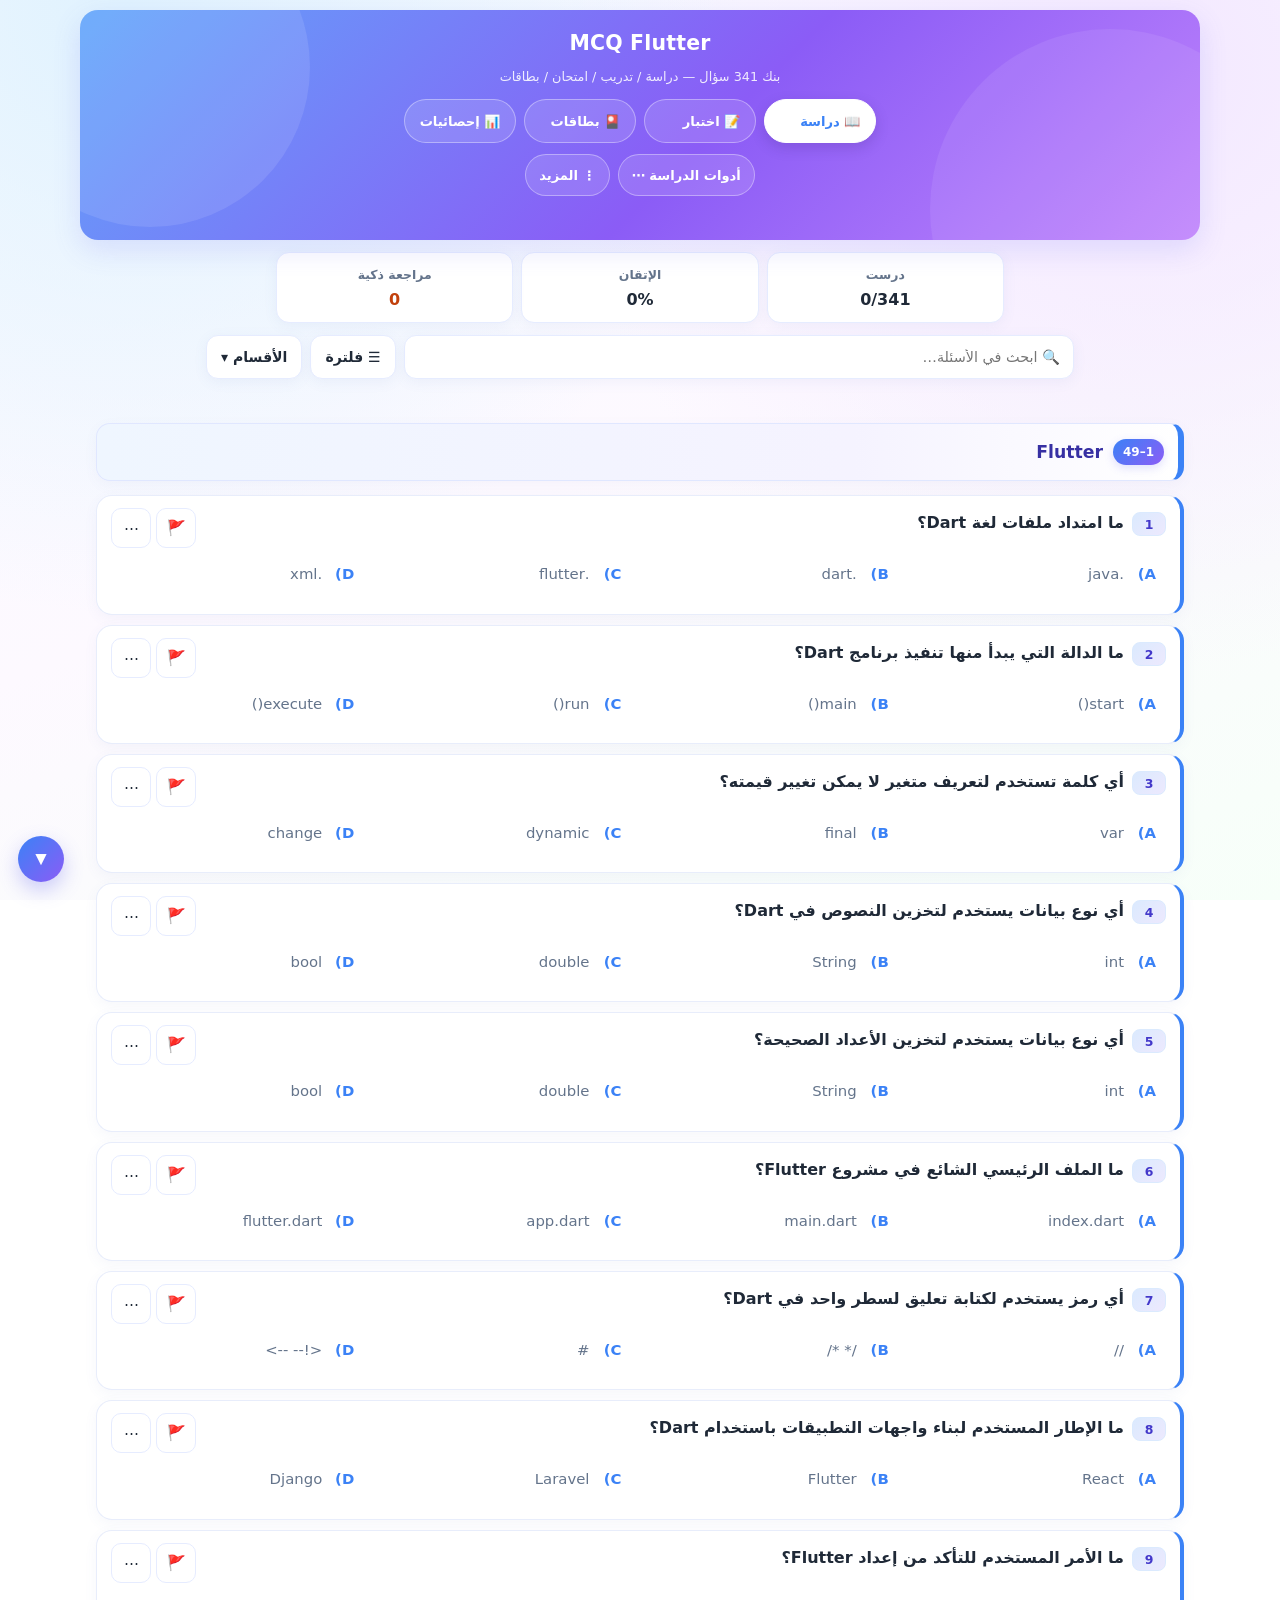
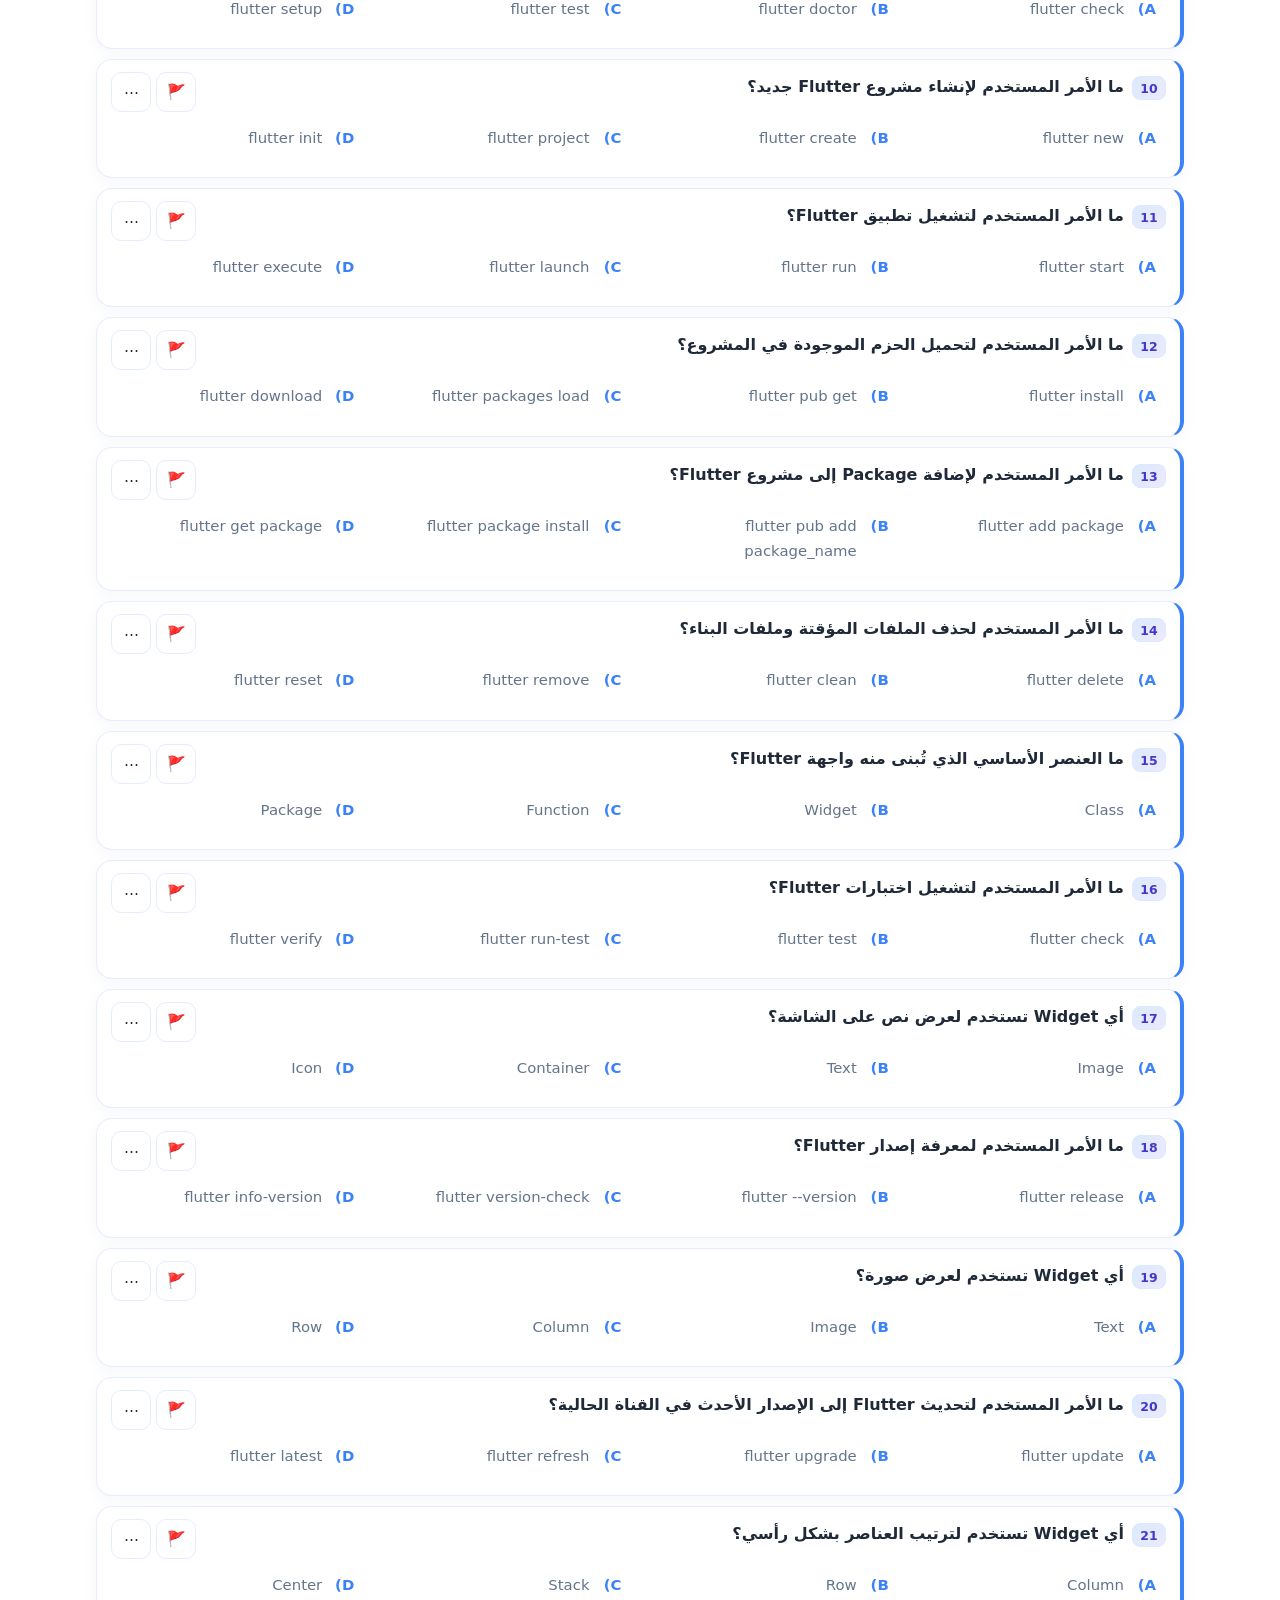
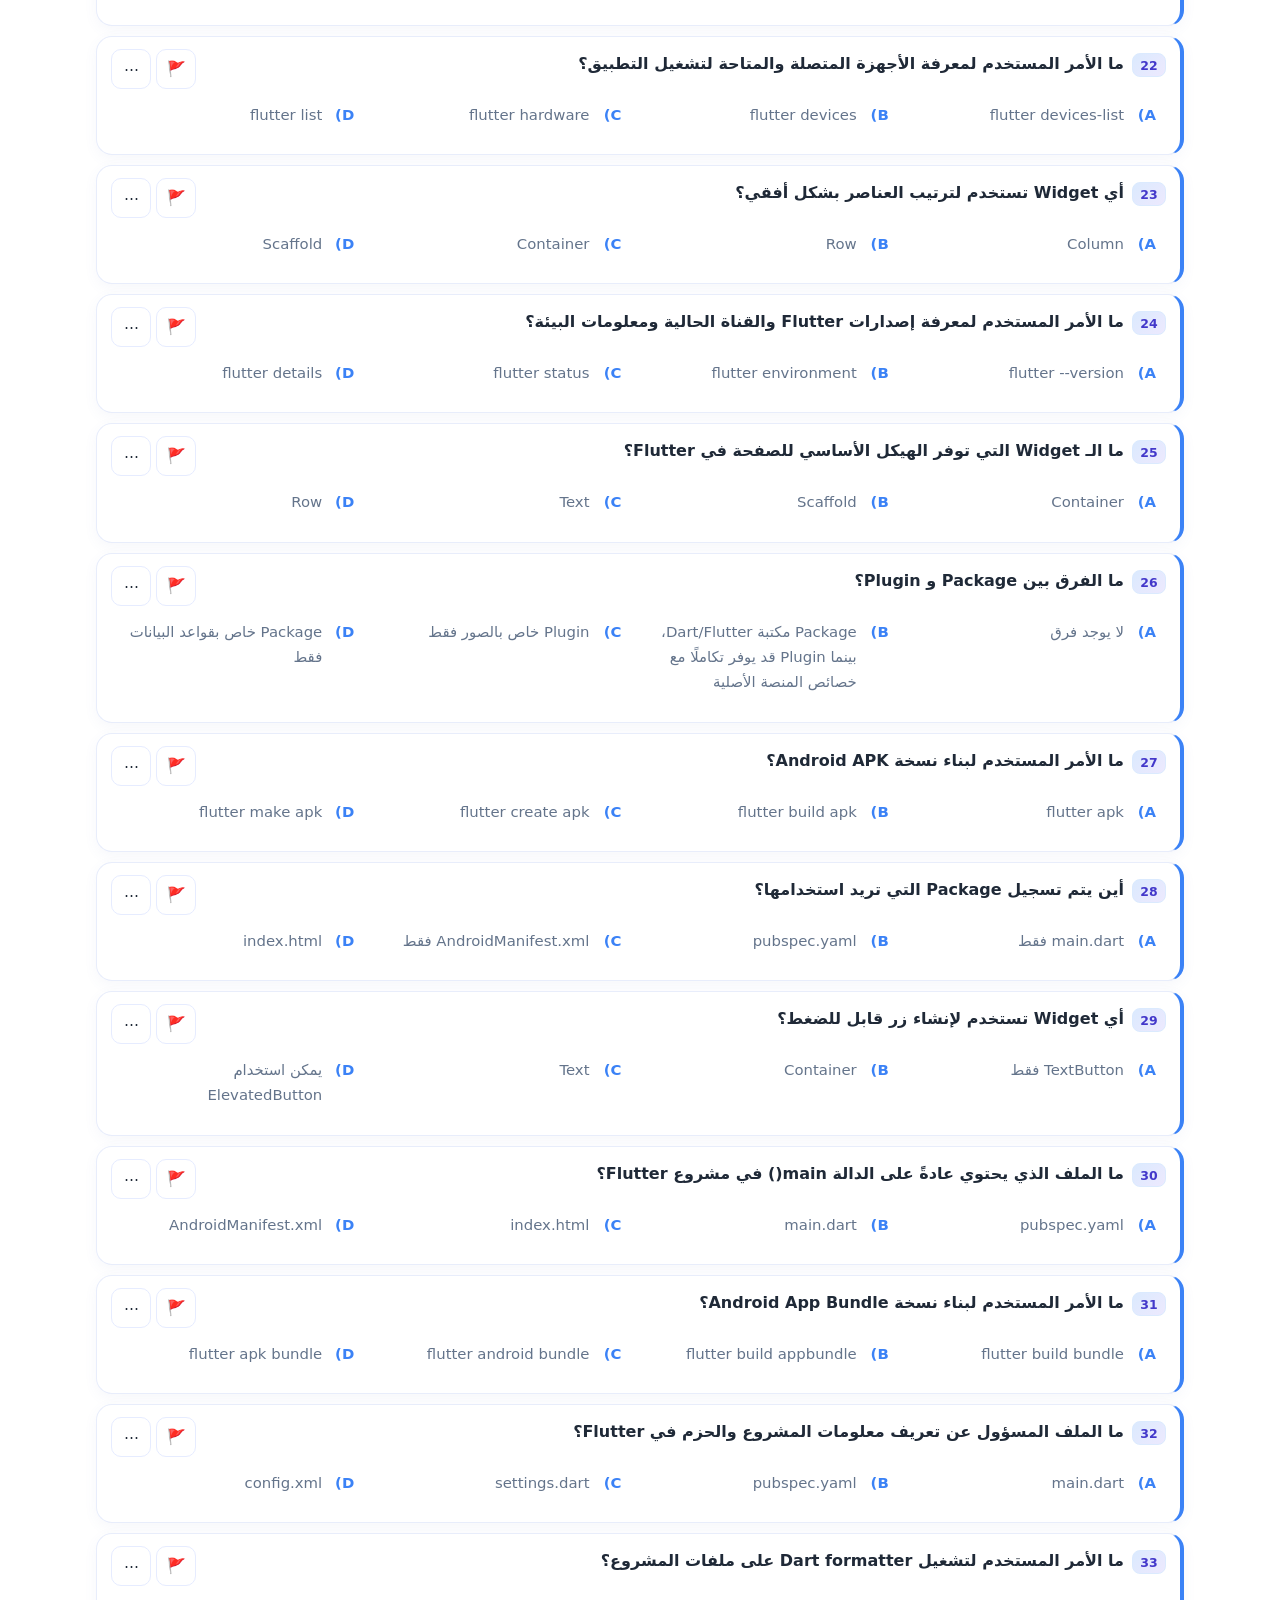
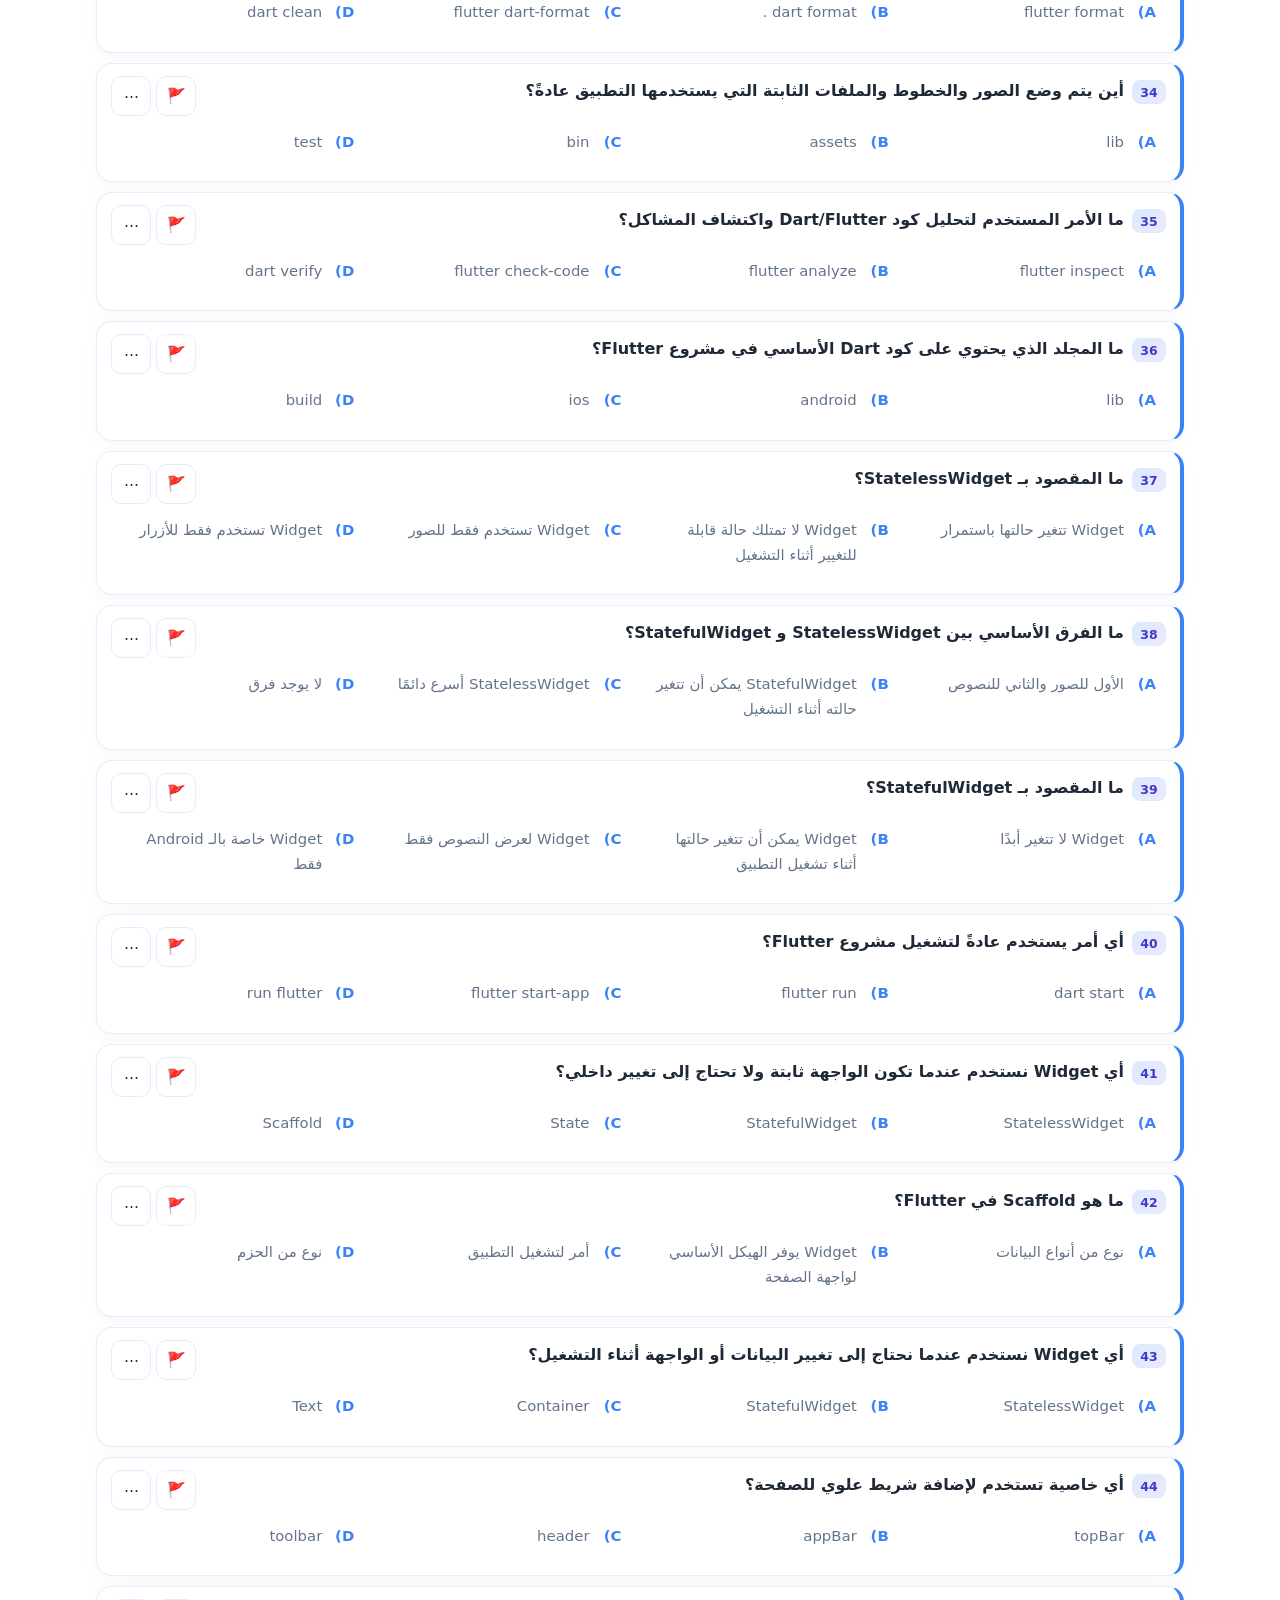
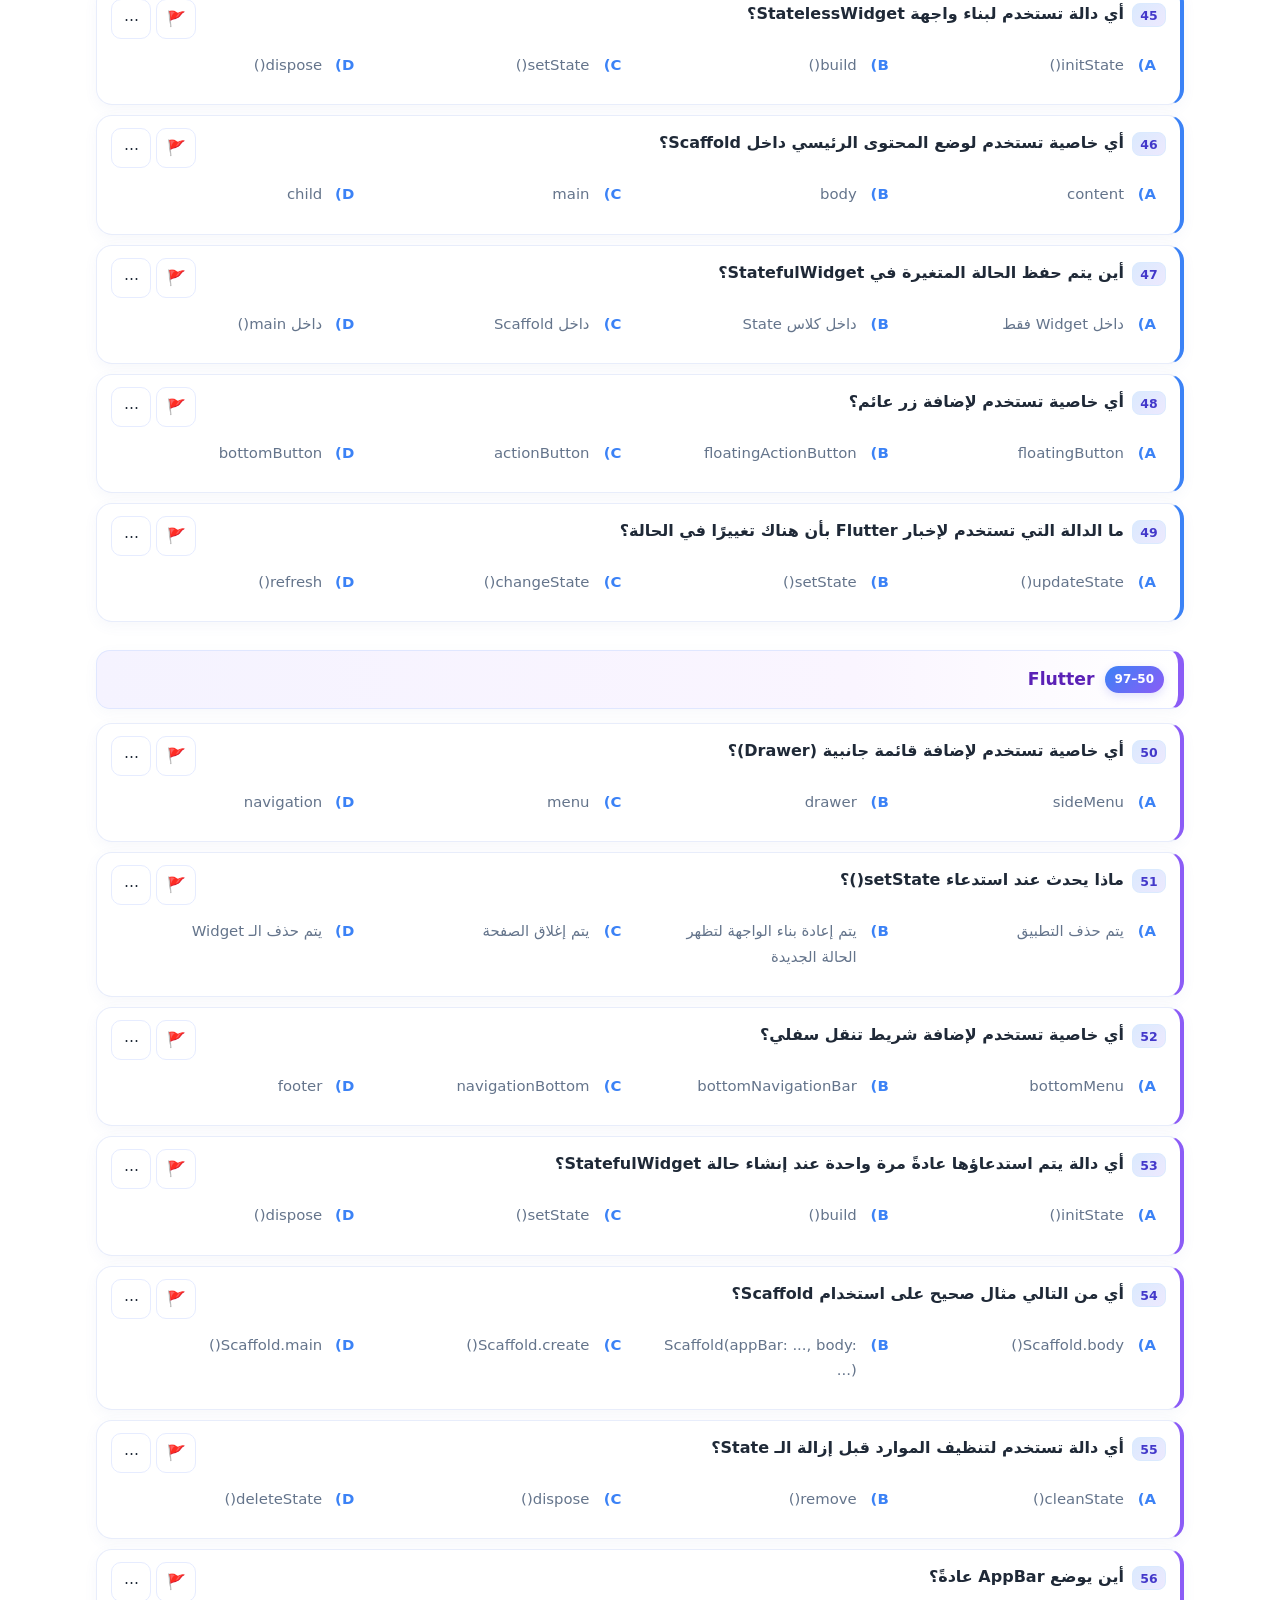
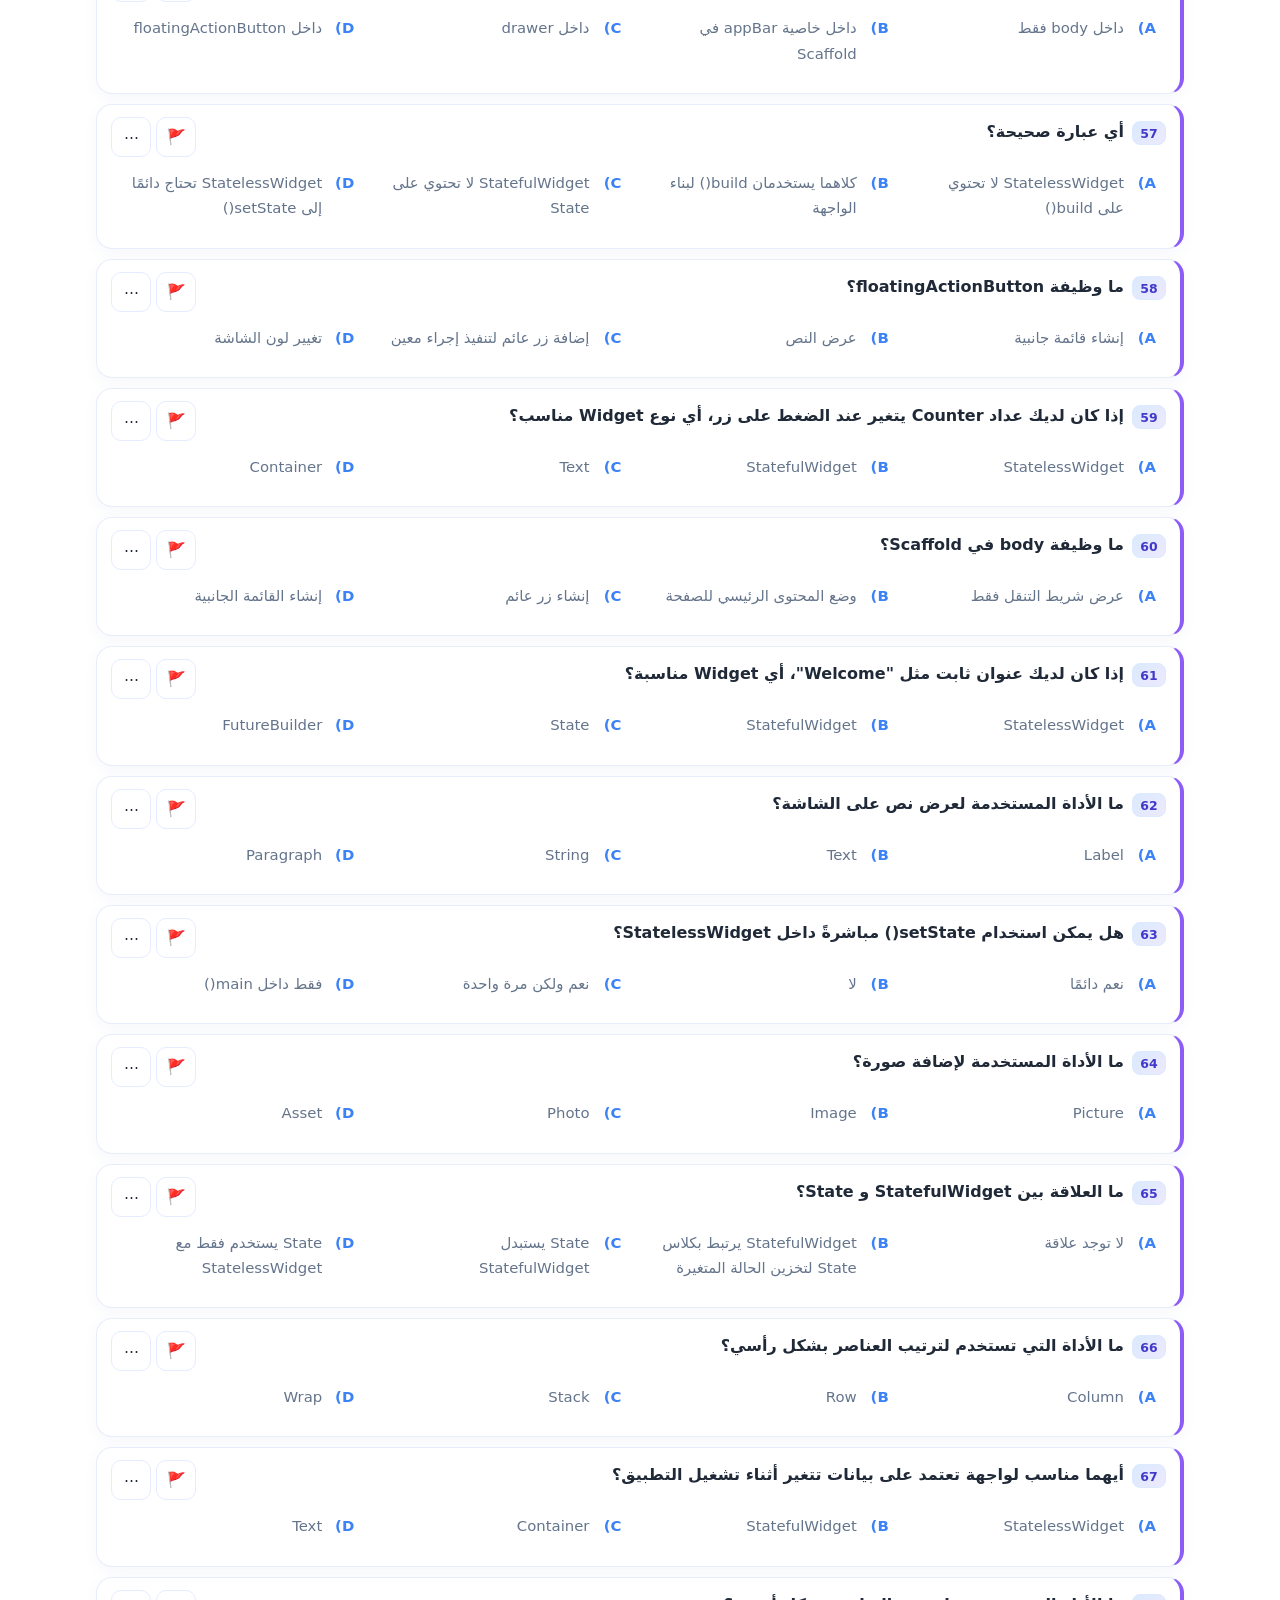
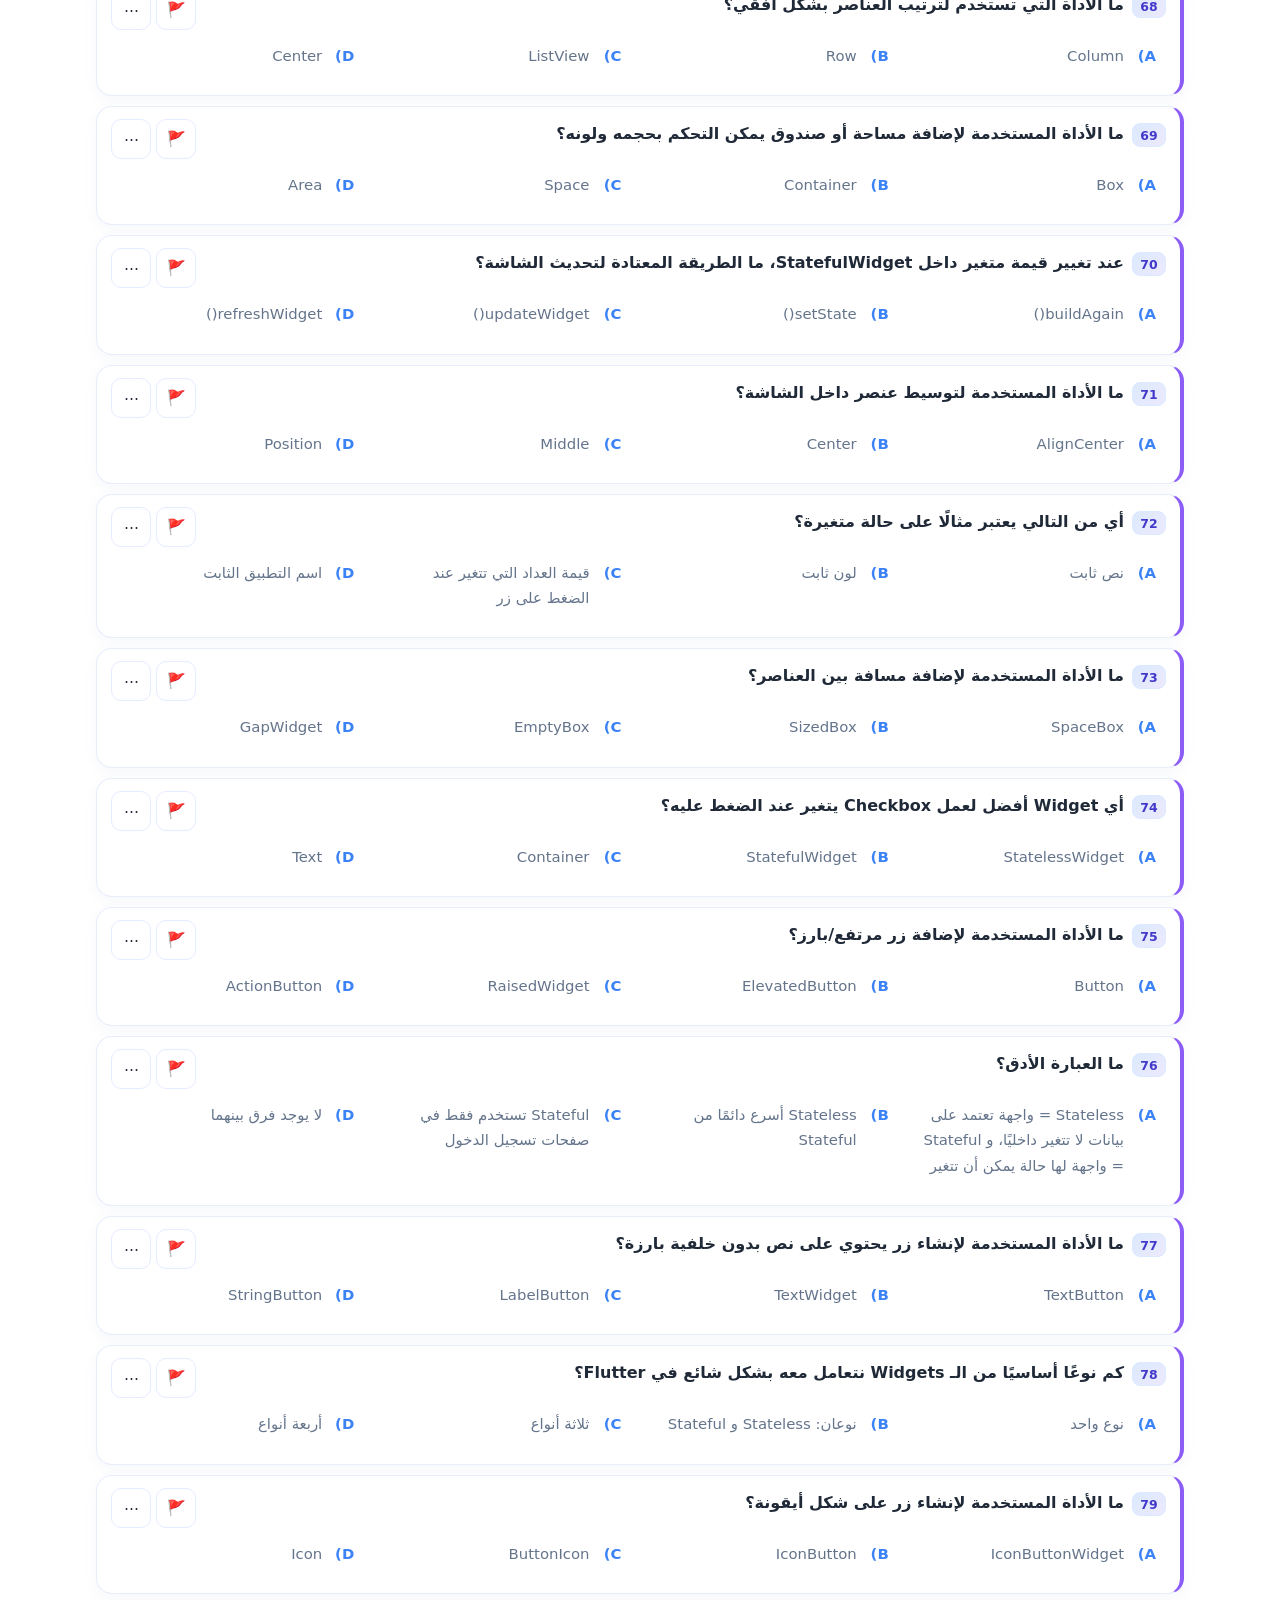
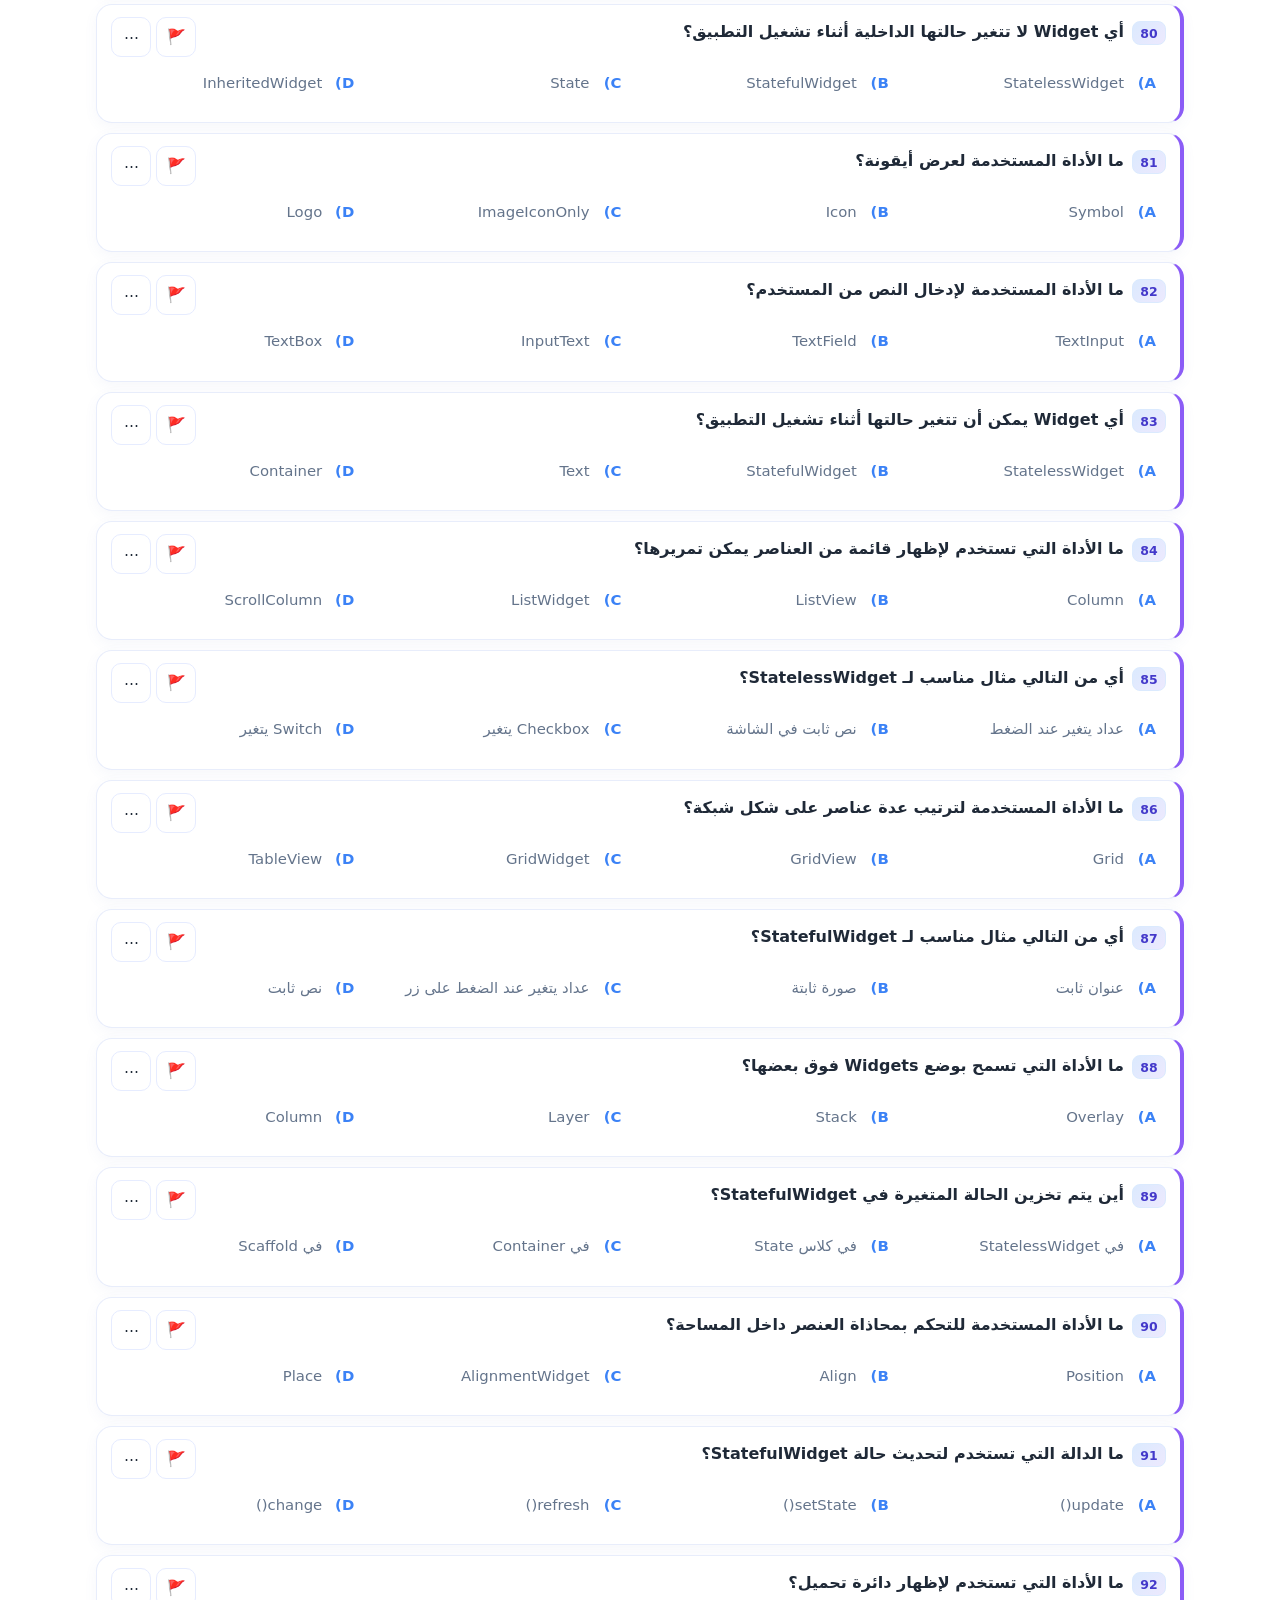
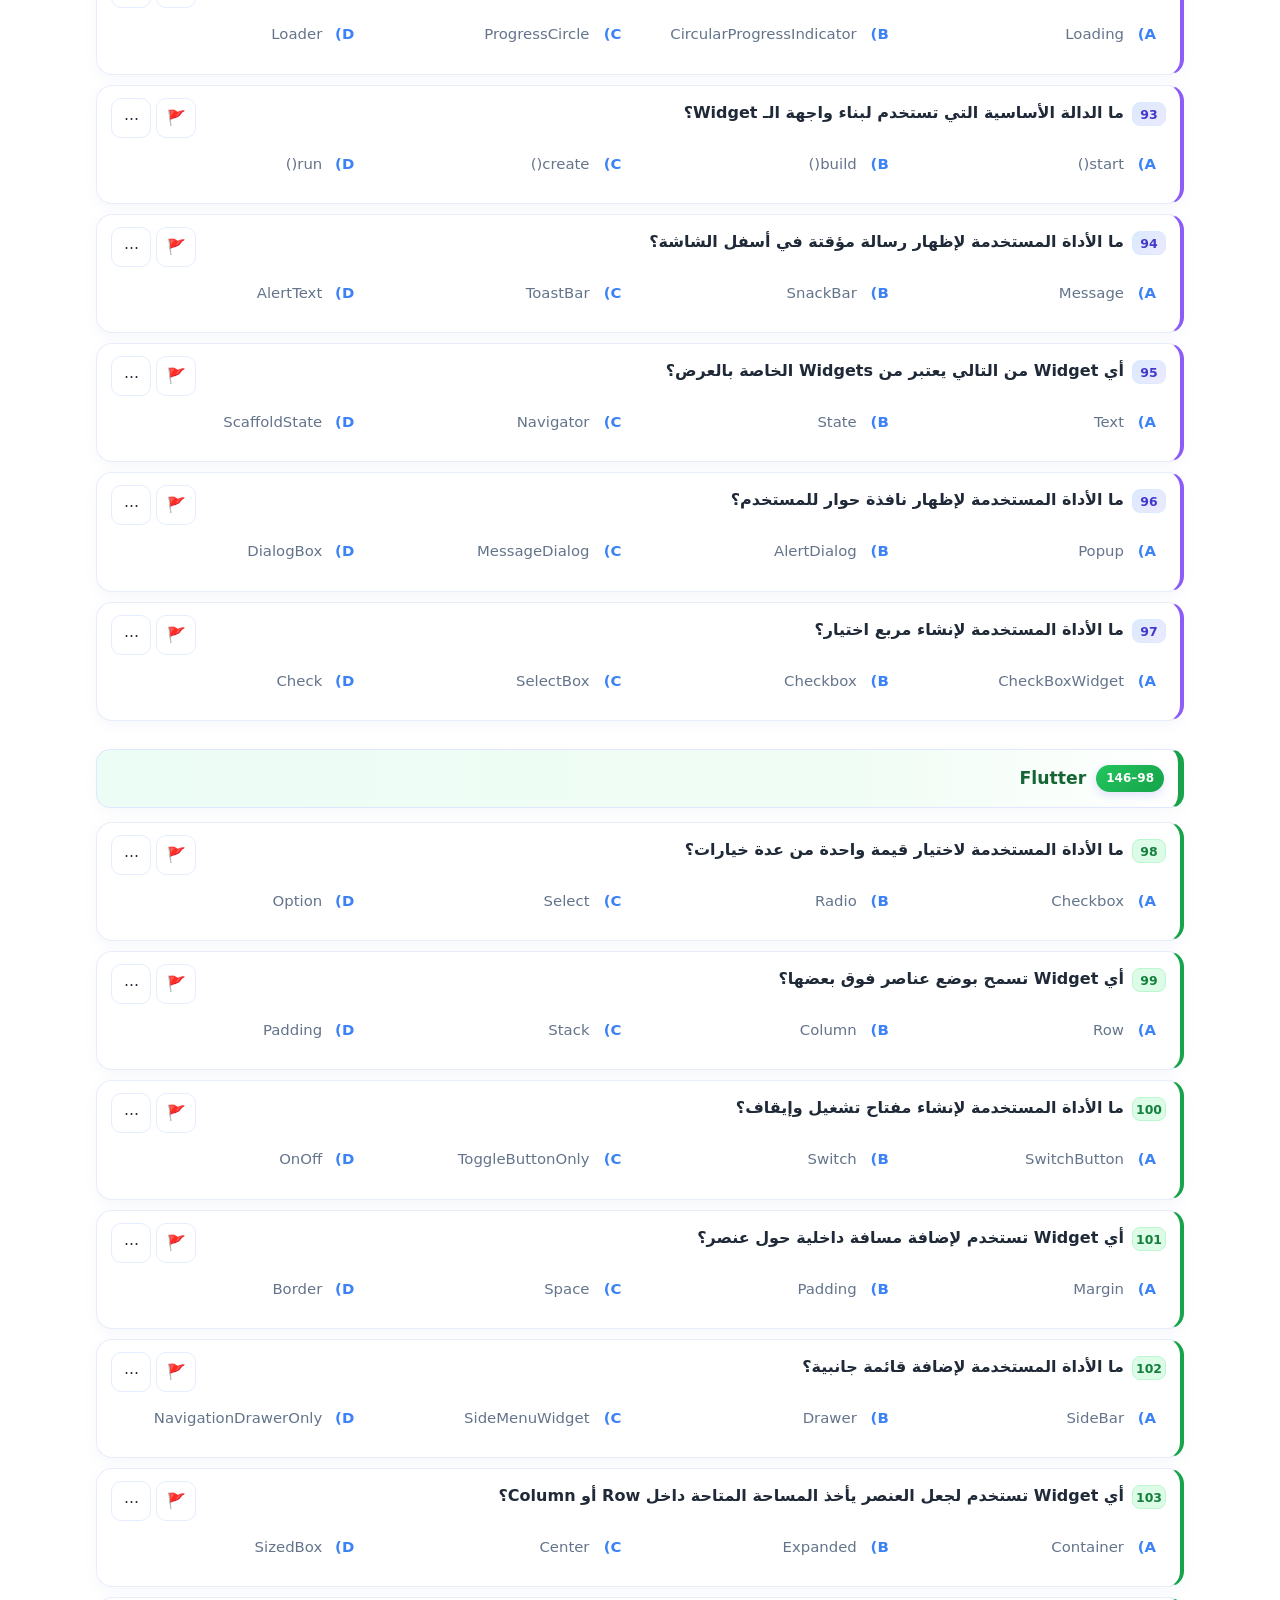
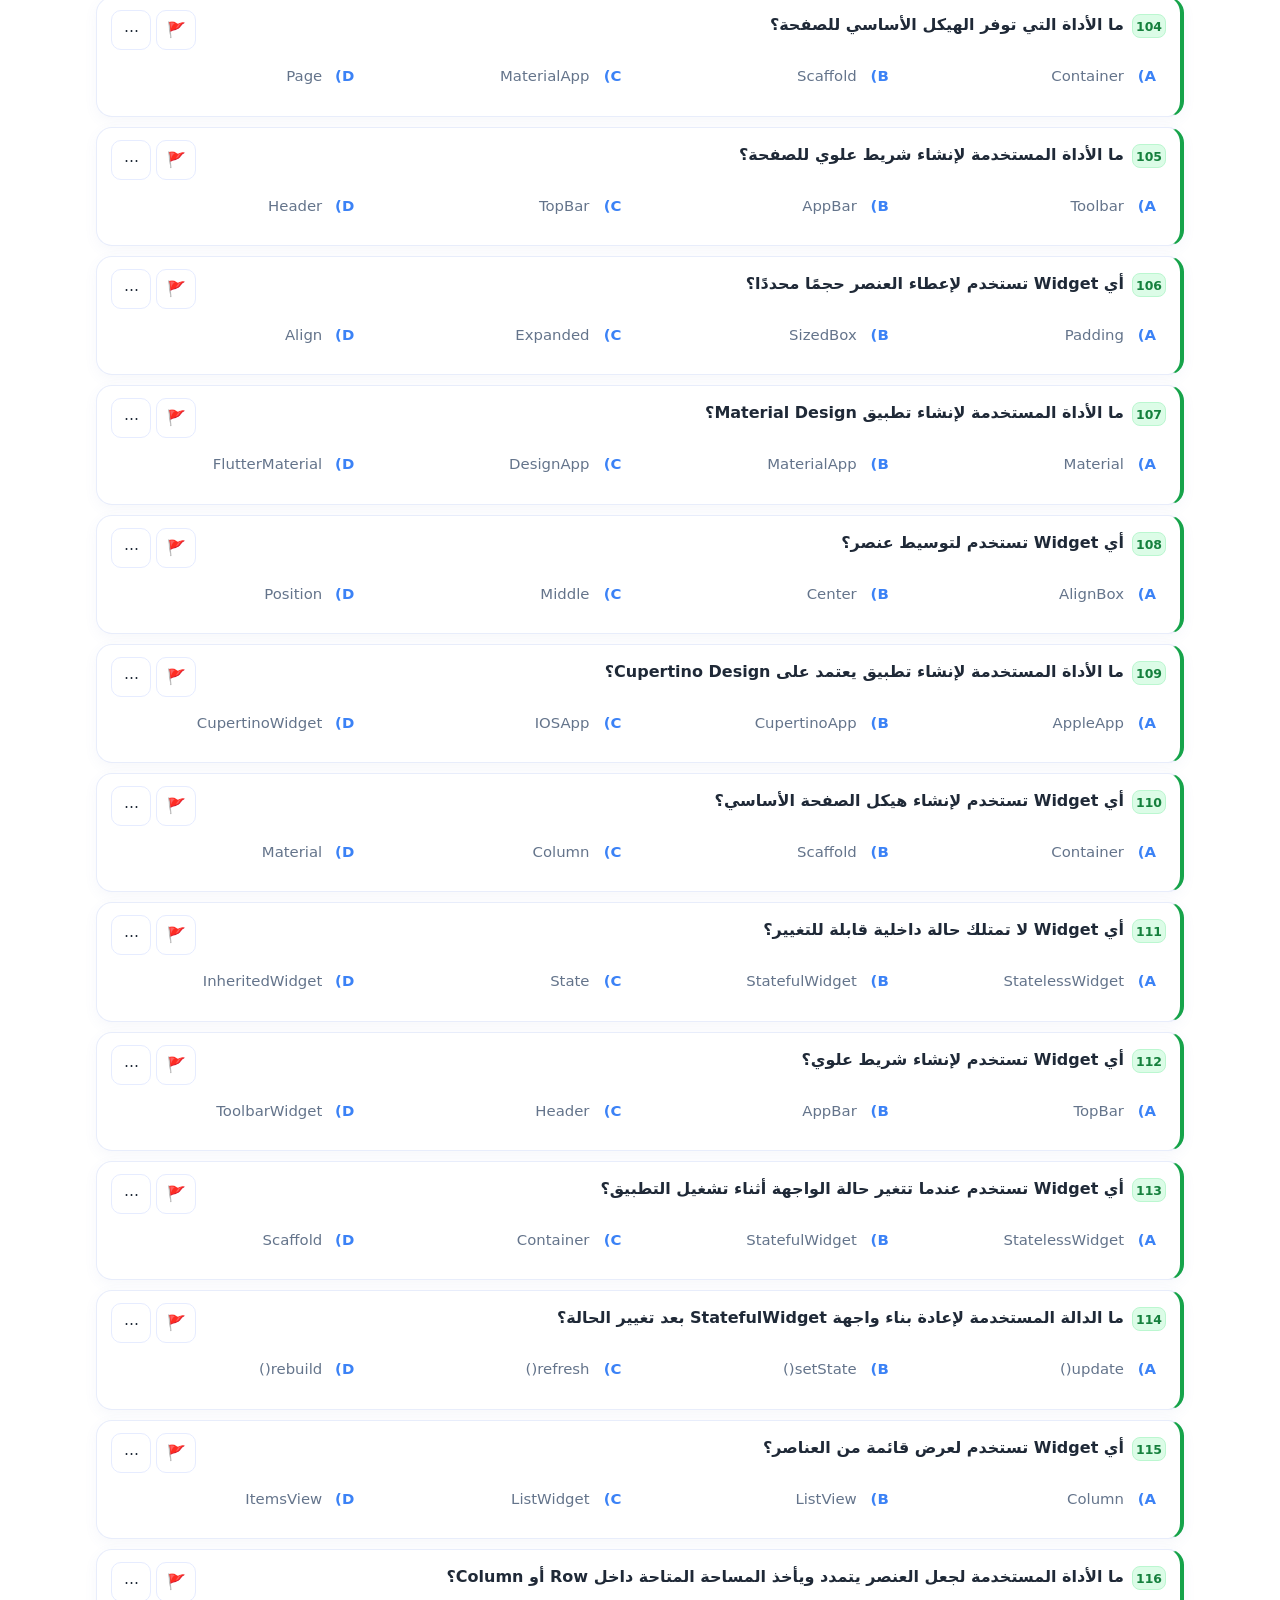
<file: materials/mcq-flutter.html>
<!DOCTYPE html>
<html lang="ar" dir="rtl">
<head>
<meta charset="UTF-8">
<meta name="viewport" content="width=device-width, initial-scale=1">
<meta name="theme-color" content="#3b82f6">
<meta name="apple-mobile-web-app-capable" content="yes">
<title>MCQ Flutter</title>
<link rel="manifest" id="manifestLink" href="../manifest.webmanifest">
<link rel="apple-touch-icon" href="data:image/svg+xml,<svg xmlns='http://www.w3.org/2000/svg' viewBox='0 0 100 100'><rect width='100' height='100' rx='20' fill='%233b82f6'/><text x='50' y='65' font-size='55' text-anchor='middle' fill='white' font-family='Arial'>📘</text></svg>">
<link rel="stylesheet" href="../assets/styles.css">
<link rel="apple-touch-icon" href="../assets/pwa-icon-180.png">
<link rel="stylesheet" href="../assets/pwa-phase7.css">
</head>
<body>
<div class="sticky-bar" id="stickyBar"><div class="sb-text" id="sbText">القسم: —</div><div class="sb-progress"><div id="sbFill"></div></div><div class="sb-text" id="sbPct">0%</div></div>
<header>
  <h1>MCQ Flutter</h1><p>بنك 341 سؤال — دراسة / تدريب / امتحان / بطاقات</p>
  <div class="topbar">
    <button data-action="mode-study" class="active">📖 دراسة</button>
    <button data-action="mode-quiz">📝 اختبار</button>
    <button data-action="stop-quiz" id="stopQuizBtn" style="display:none">⏹ إيقاف الاختبار</button>
    <button data-action="mode-flash">🎴 بطاقات</button>
    <button data-action="focus">🎯 تركيز</button>
    <button data-action="toggle-reveal" id="toggleRevealBtn">👁 إظهار الكل</button>
    <button data-action="shuffle">🔀 خلط</button>
    <button data-action="stats">📊 إحصائيات</button>
    <button data-action="reset">♻️ إعادة ضبط</button>
    <button data-action="dark">🌙 ليلي</button>
    <button data-action="install" id="installBtn" style="display:none">📲 تثبيت</button>
    <button data-action="print">🖨 طباعة</button>
    <button data-action="export-menu">📤 تصدير/استيراد</button>
  </div>
</header>
<div class="stats">
  <div class="stat">التقدم <b id="statProgress">0/341</b></div><div class="stat">⭐ مفضلة <b id="statFav">0</b></div><div class="stat">✔ أتقنتها <b id="statMastered">0</b></div><div class="stat">📊 النتيجة <b id="statScore">—</b></div><div class="stat streak">🔥 السلسلة <b id="statStreak">0</b></div><div class="stat time">⏱ الوقت <b id="statTime">—</b></div>
</div>
<div class="progress-wrap"><div class="progress-bar"><div id="progressFill"></div></div></div>
<div class="filterbar"><input id="search" type="search" placeholder="🔍 ابحث في الأسئلة أو الخيارات…"><select id="secFilter"><option value="">كل الأقسام</option></select><select id="filterBy"><option value="all">كل الأسئلة</option><option value="wrong">الأخطاء فقط</option><option value="unmastered">غير المتقنة</option><option value="fav">المفضلة فقط</option></select><select id="sortBy"><option value="default">ترتيب رقم السؤال</option><option value="wrong-desc">عدد الأخطاء: الأكثر ← الأقل</option><option value="wrong-asc">عدد الأخطاء: الأقل ← الأكثر</option></select><button id="clearBtn" type="button" style="padding:10px 16px;border-radius:10px;border:0;background:var(--brand);color:#fff;font-family:inherit;cursor:pointer;font-weight:700">مسح</button></div>
<nav class="index" id="index" aria-label="فهرس الأقسام"><h2>فهرس الأقسام</h2></nav>
<div class="quiz-result" id="quizResult"><h3>📝 نتيجة الاختبار</h3><span class="big" id="qrScore">0 / 0</span><p id="qrMsg" style="text-align:center;margin-top:8px"></p><div class="qr-actions"><button class="qr-primary" onclick="retryWrongOnly()">🔁 أعد أخطاء هذا الاختبار</button><button class="qr-secondary" onclick="location.reload()">🔄 اختبار جديد</button><button class="qr-danger" onclick="document.getElementById('quizResult').classList.remove('show')">✖ إغلاق</button></div><div class="qr-review" id="qrReview"></div></div>
<main id="main"></main>
<div class="flash-wrap" id="flashWrap"><div class="flash-card" id="flashCard"><div class="fc-q" id="fcQ">—</div><div class="fc-ans" id="fcA">—</div></div><div class="flash-nav"><button onclick="flashNext()">التالي </button><button onclick="flashPrev()">السابق</button></div></div>
<p class="empty-msg" id="emptyMsg">لا توجد نتائج مطابقة.</p>
<div class="focus-nav" id="focusNav"><button onclick="focusNext()">التالي </button><button class="exit" onclick="exitFocusMode()">✖ خروج</button><button onclick="focusPrev()"> السابق</button></div>
<div class="modal" id="resetModal"><div class="modal-card"><h3>♻️ إعادة الضبط</h3><p>اختر ما تريد إعادة ضبطه:</p><div class="reset-options"><label><input type="checkbox" id="resetAll"> <b>الكل (تحديد الجميع)</b></label><hr><label><input type="checkbox" value="fav"> ⭐ المفضلة</label><label><input type="checkbox" value="mastered"> ✔ الأسئلة المتقنة</label><label><input type="checkbox" value="wrong"> 📊 عدّاد الأخطاء</label><label><input type="checkbox" value="revealed"> 👁 الإجابات المكتشفة</label><label><input type="checkbox" value="quiz"> 📝 نتيجة الاختبار والمؤقت والسلسلة</label></div><div class="modal-actions"><button id="resetCancel" class="btn-secondary">إلغاء</button><button id="resetConfirm" class="btn-primary">تأكيد الإعادة</button></div></div></div>
<div class="modal" id="statsModal"><div class="modal-card" style="max-width:640px"><h3>📊 إحصائيات مفصلة</h3><div id="statsContent"></div><div class="modal-actions"><button class="btn-secondary" onclick="document.getElementById('statsModal').classList.remove('show')">إغلاق</button></div></div></div>
<div class="modal" id="exportMenuModal"><div class="modal-card"><h3>📤 تصدير / استيراد</h3><p>اختر ما تريد:</p><div class="menu-list"><button data-menu="csv-all"><span class="icon">📄</span><span>تصدير كل الأسئلة CSV</span></button><button data-menu="csv-fav"><span class="icon">⭐</span><span>تصدير المفضلة فقط CSV</span></button><button data-menu="backup"><span class="icon">💾</span><span>نسخة احتياطية كاملة (JSON)</span></button><button data-menu="restore"><span class="icon">📂</span><span>استعادة من نسخة احتياطية</span></button></div><div class="modal-actions"><button class="btn-secondary" onclick="document.getElementById('exportMenuModal').classList.remove('show')">إغلاق</button></div></div></div>
<div class="modal" id="restoreModal"><div class="modal-card"><h3>📂 استعادة نسخة احتياطية</h3><p>اختر ملف JSON كان قد تم تنزيله سابقًا:</p><input type="file" id="restoreFile" accept=".json" style="width:100%;padding:10px;border:1px solid var(--line);border-radius:10px;background:var(--card);color:var(--ink);font-family:inherit"><div class="modal-actions"><button class="btn-secondary" onclick="document.getElementById('restoreModal').classList.remove('show')">إلغاء</button><button id="restoreConfirm" class="btn-primary">استعادة</button></div></div></div>
<div class="cert" id="certModal"><div class="cert-card"><h2>🎓 شهادة إتمام</h2><div class="seal">🏆</div><p>أتممت بنجاح جميع أسئلة بنك <b>MCQ Flutter</b></p><p id="certScore" style="font-weight:700;color:var(--ok)"></p><button onclick="document.getElementById('certModal').classList.remove('show')">إغلاق</button></div></div>
<div class="streak-popup" id="streakPopup">🔥</div><div class="toast" id="toast"></div>
<footer class="signature" aria-label="Author credit"><a class="signature-card" href="https://wa.me/967771179020" target="_blank" rel="noopener noreferrer" title="Contact Eng. Khalid Al-sofi on WhatsApp"><span class="signature-kicker">DESIGNED &amp; ENGINEERED BY</span><strong>Eng. Khalid Al-sofi</strong><span class="signature-contact">WHATSAPP • +967 771 179 020</span></a></footer>
<div class="scroll-btns"><button id="stopQuizFloatBtn" title="إيقاف الاختبار" style="display:none">⏹</button><button id="toTop" title="للأعلى">▲</button><button id="toBottom" title="للأسفل">▼</button></div>
<script src="../data/flutter-mcq.js"></script><script src="../assets/phase5-progress.js"></script><script src="../assets/mcq-engine.js"></script><script src="../assets/study-v2.js"></script><script src="../assets/study-plus.js"></script><script src="../assets/navigation-phase1.js"></script>
<script src="../assets/pwa-phase7.js"></script>
</body></html>
</file>
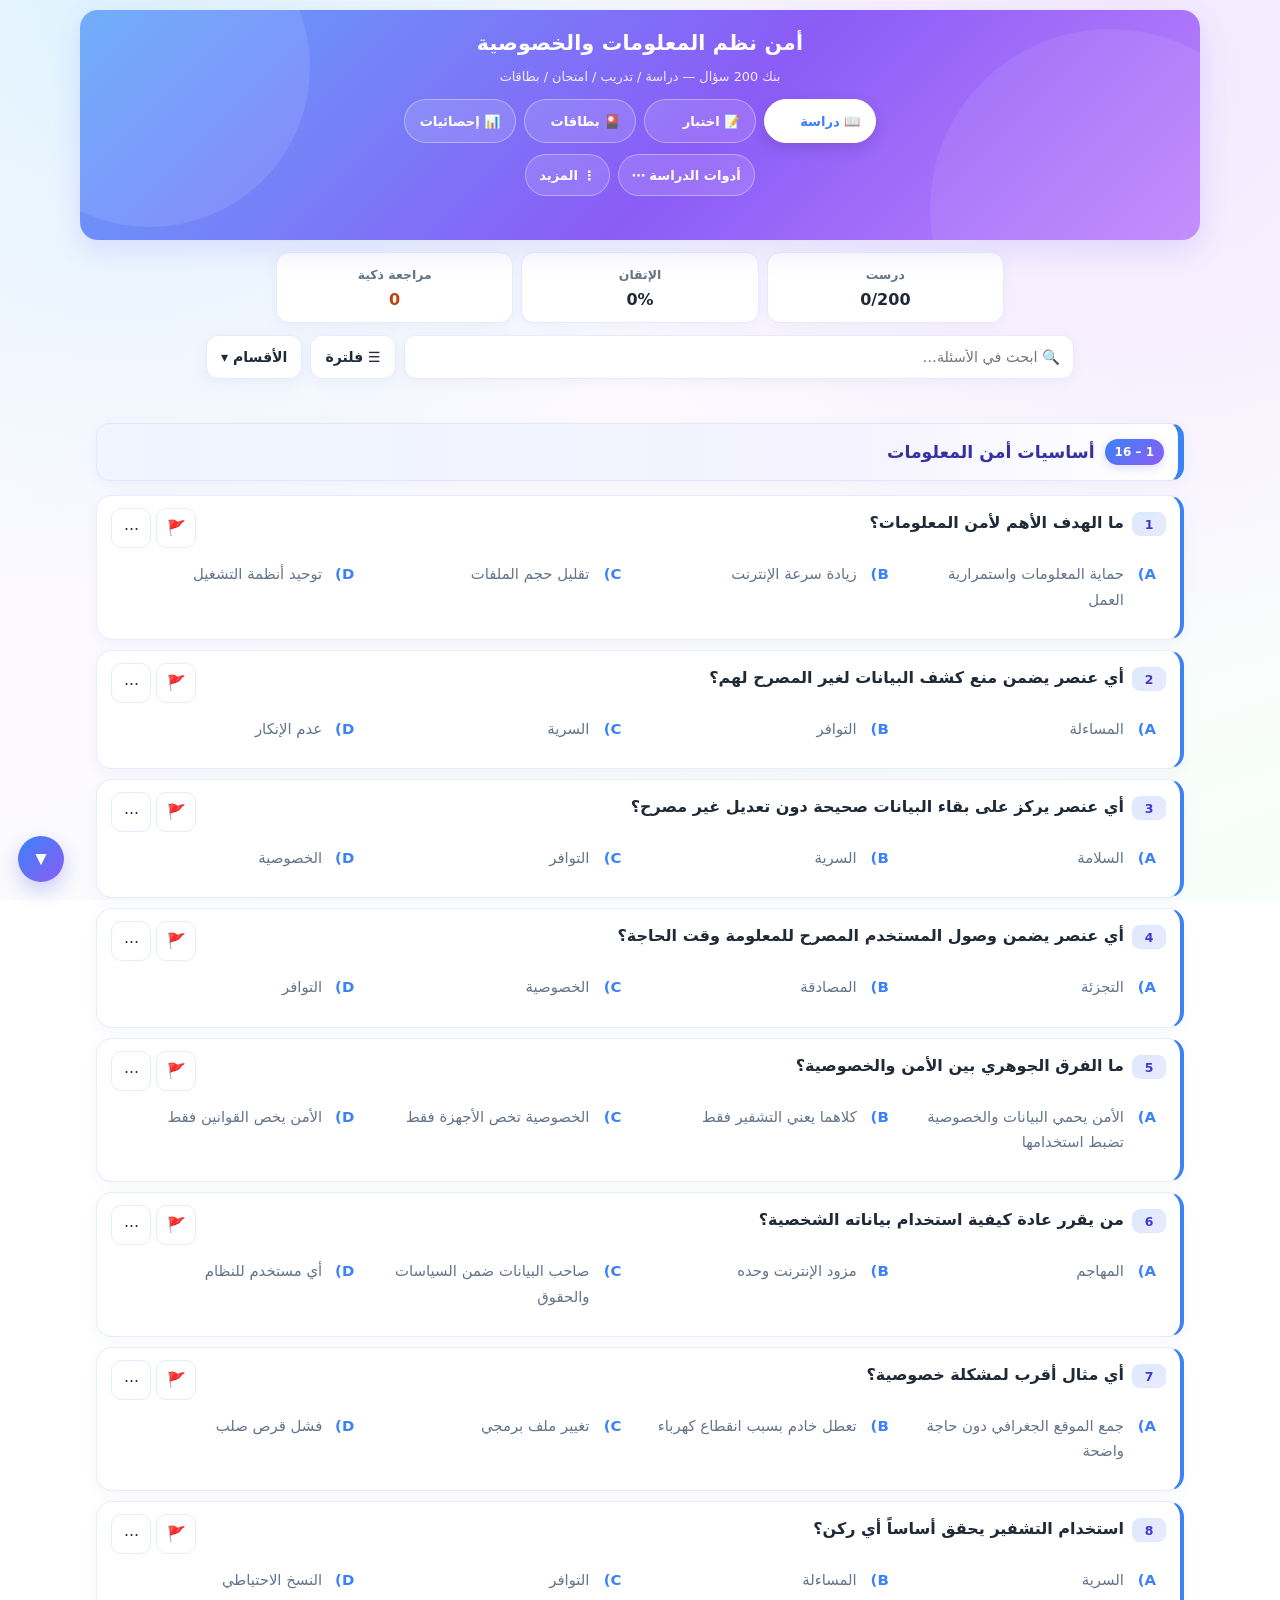
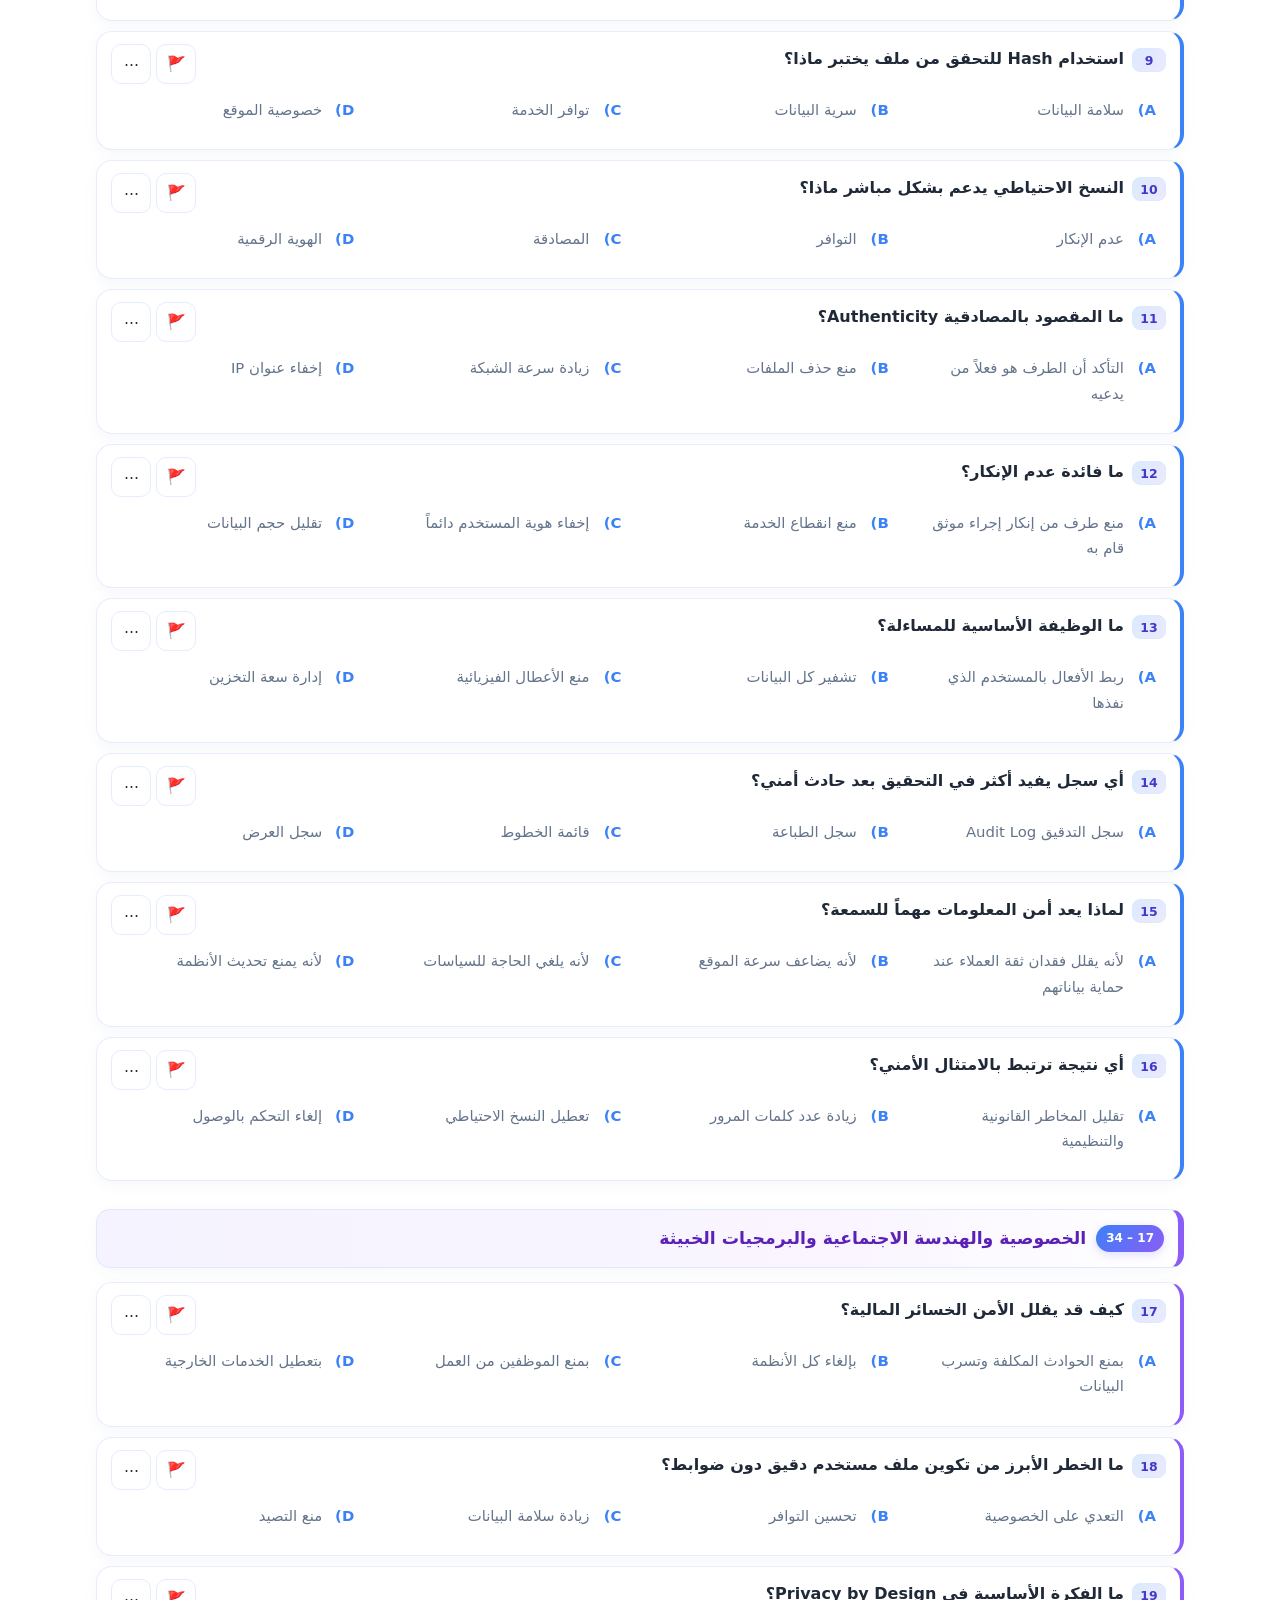
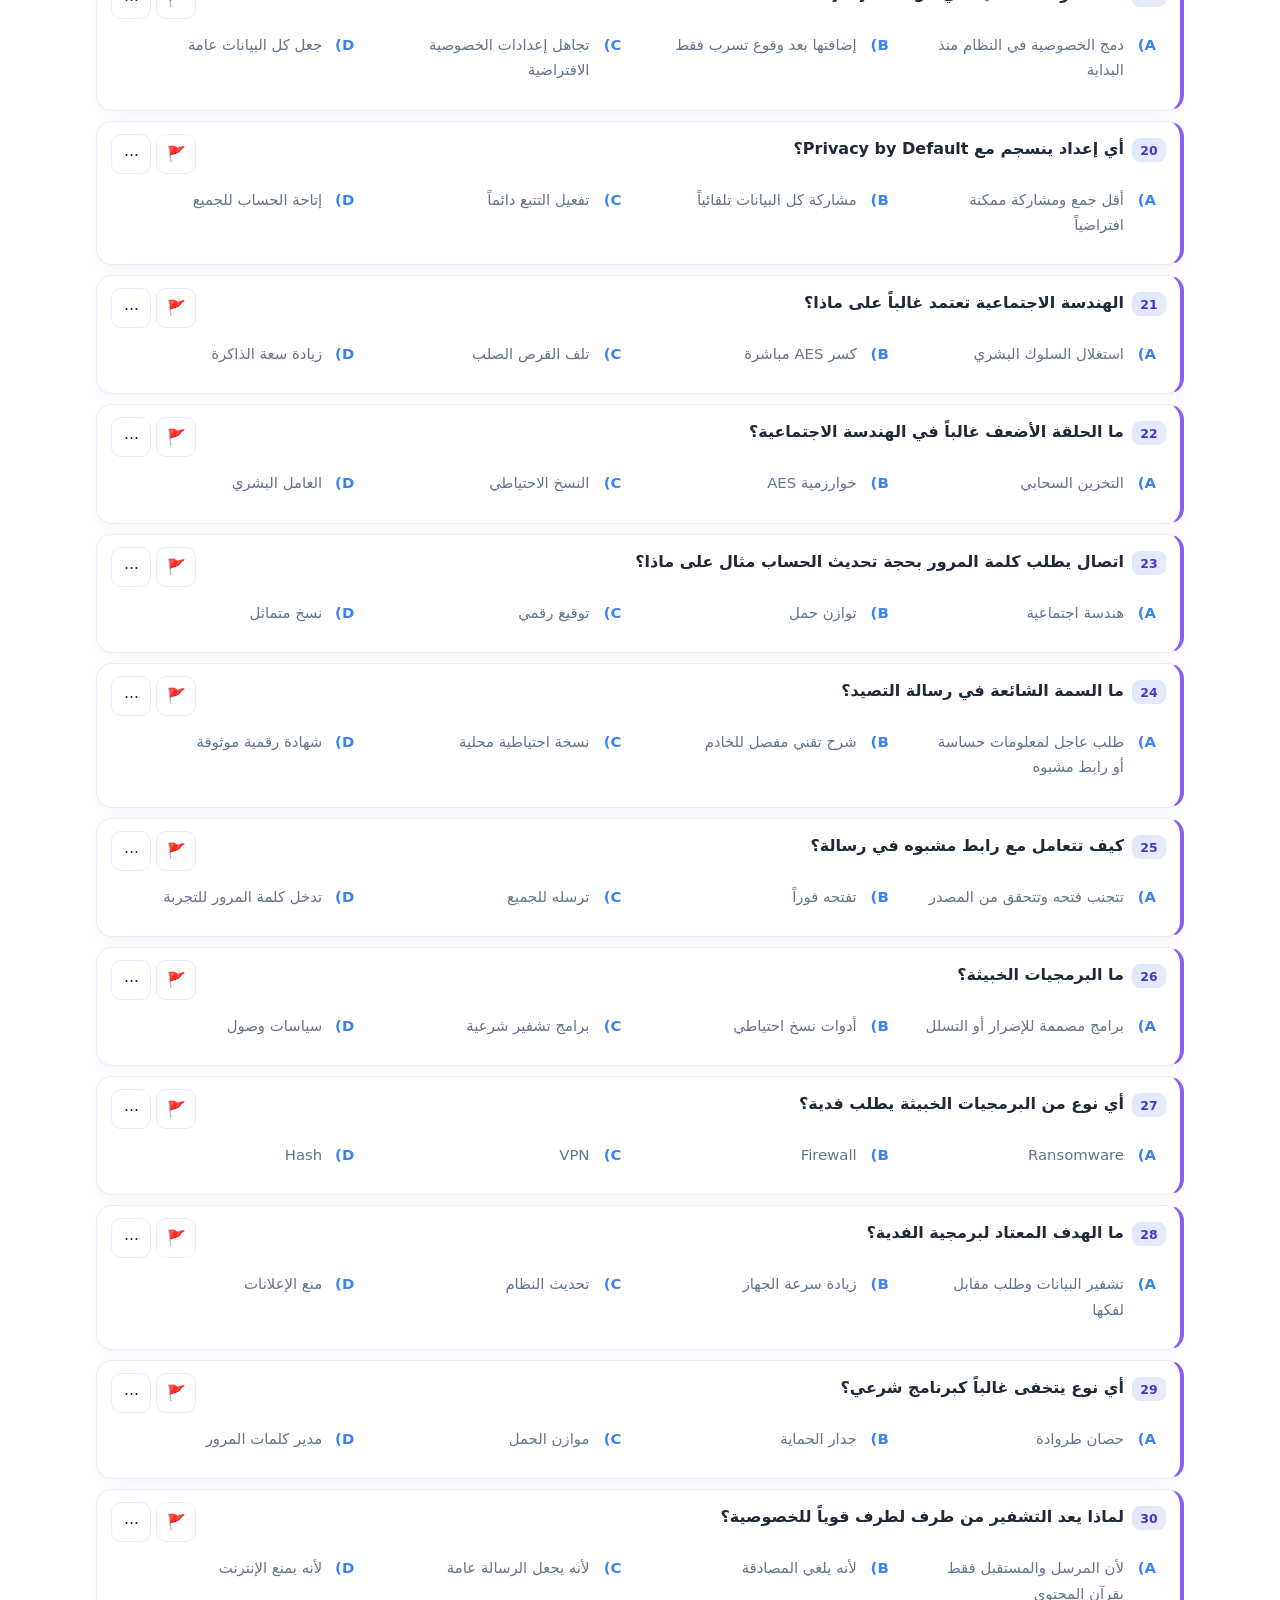
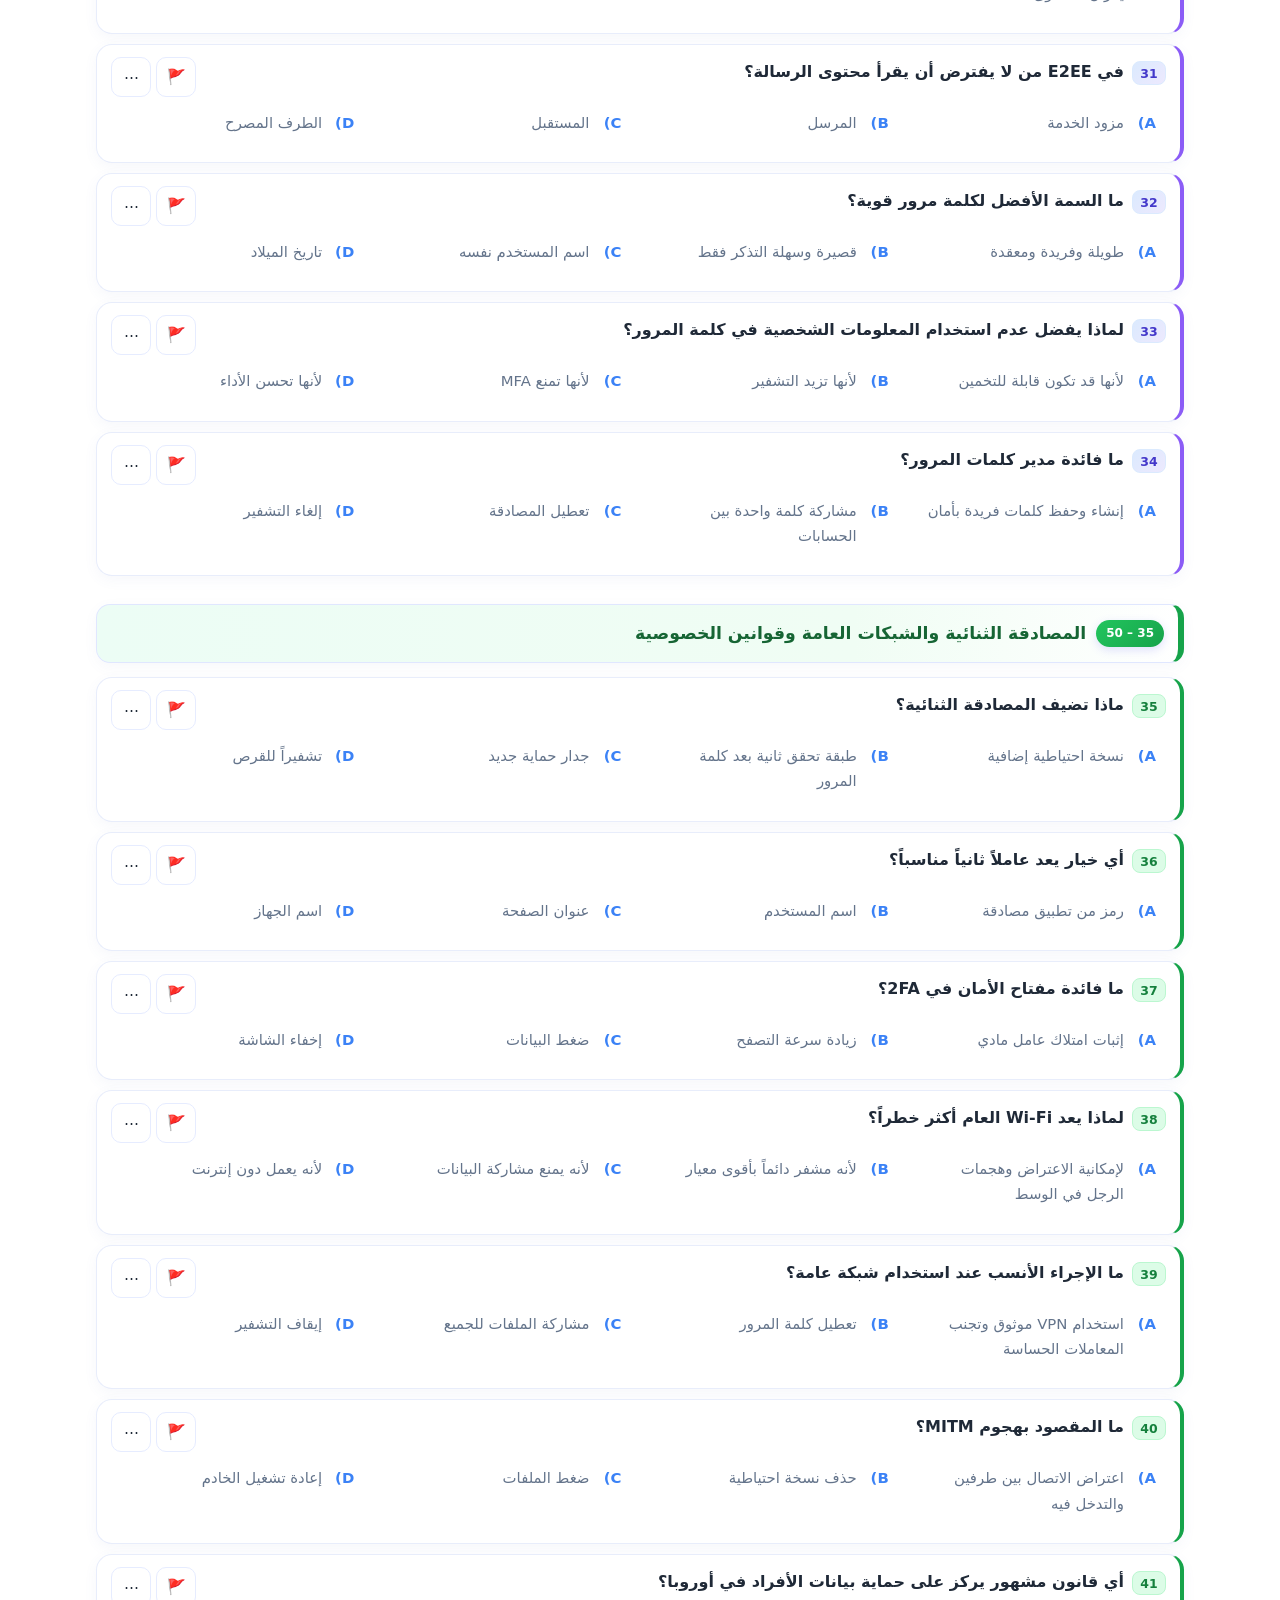
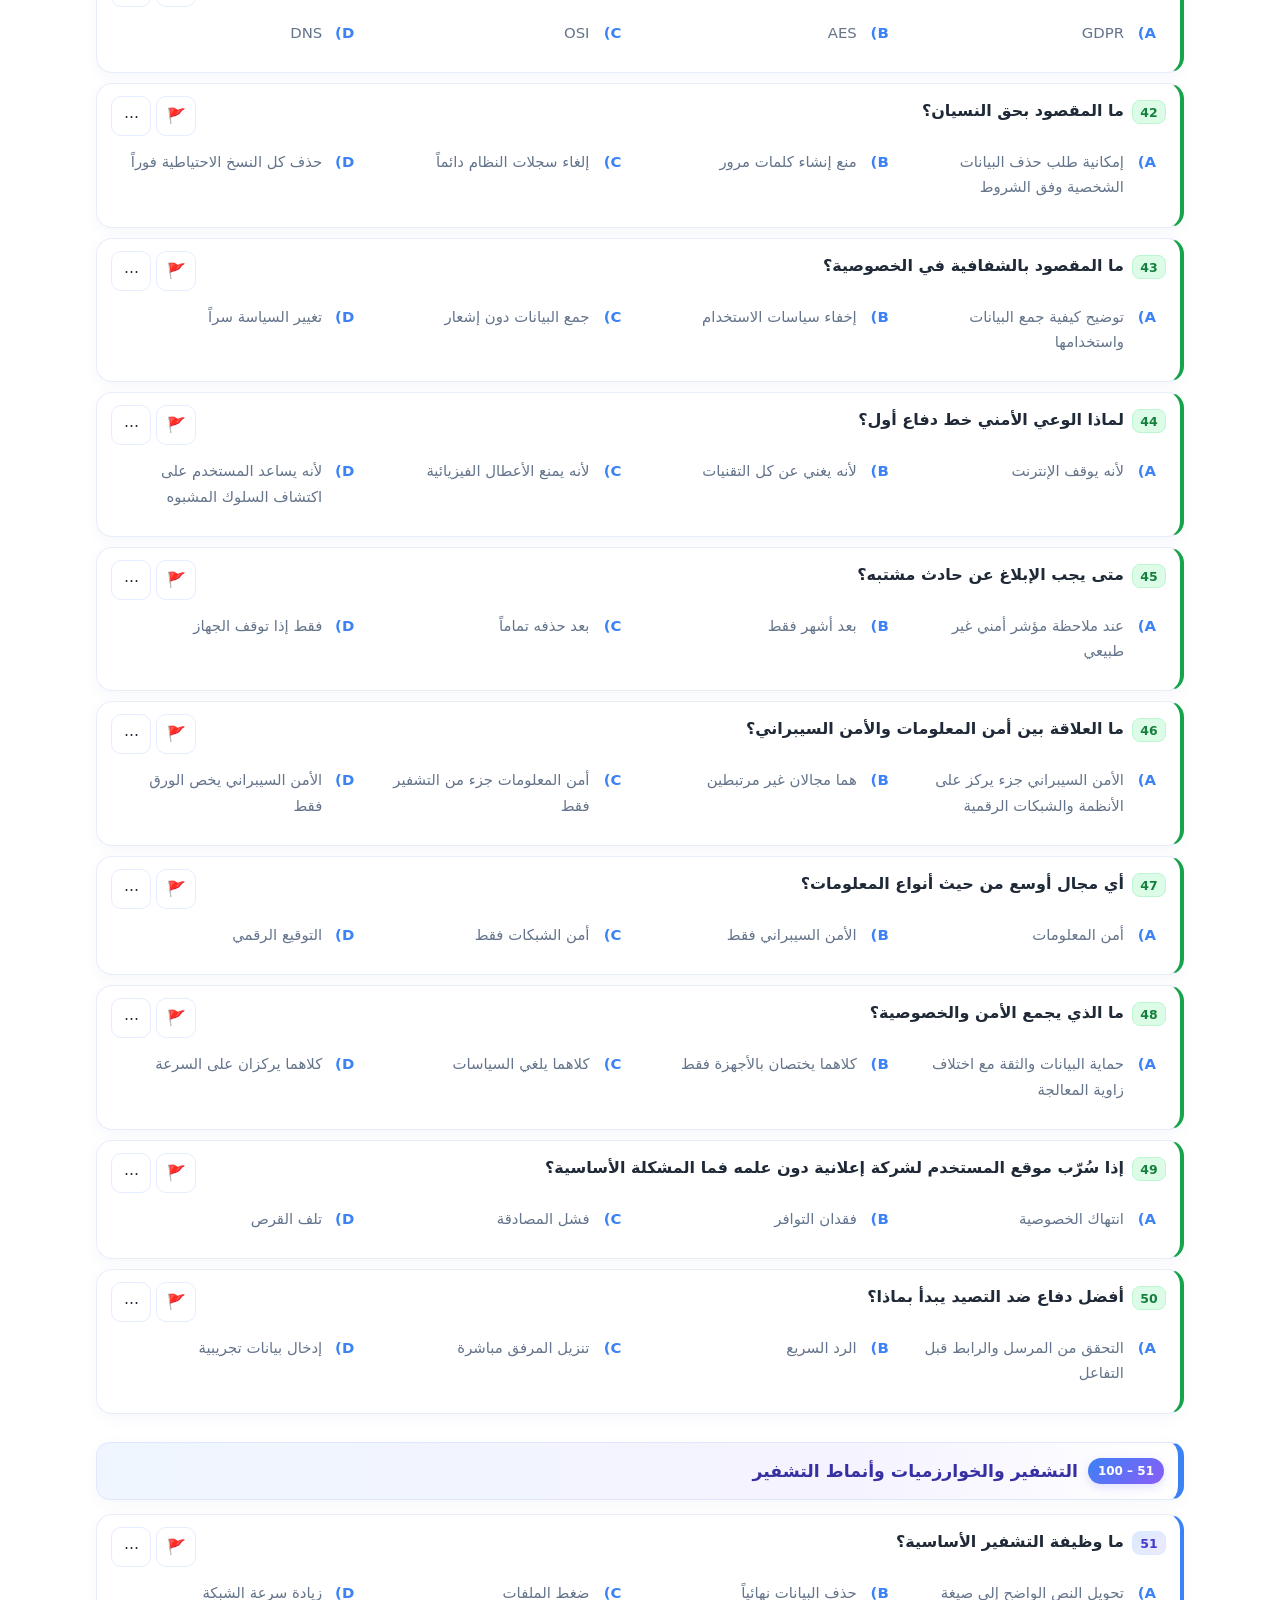
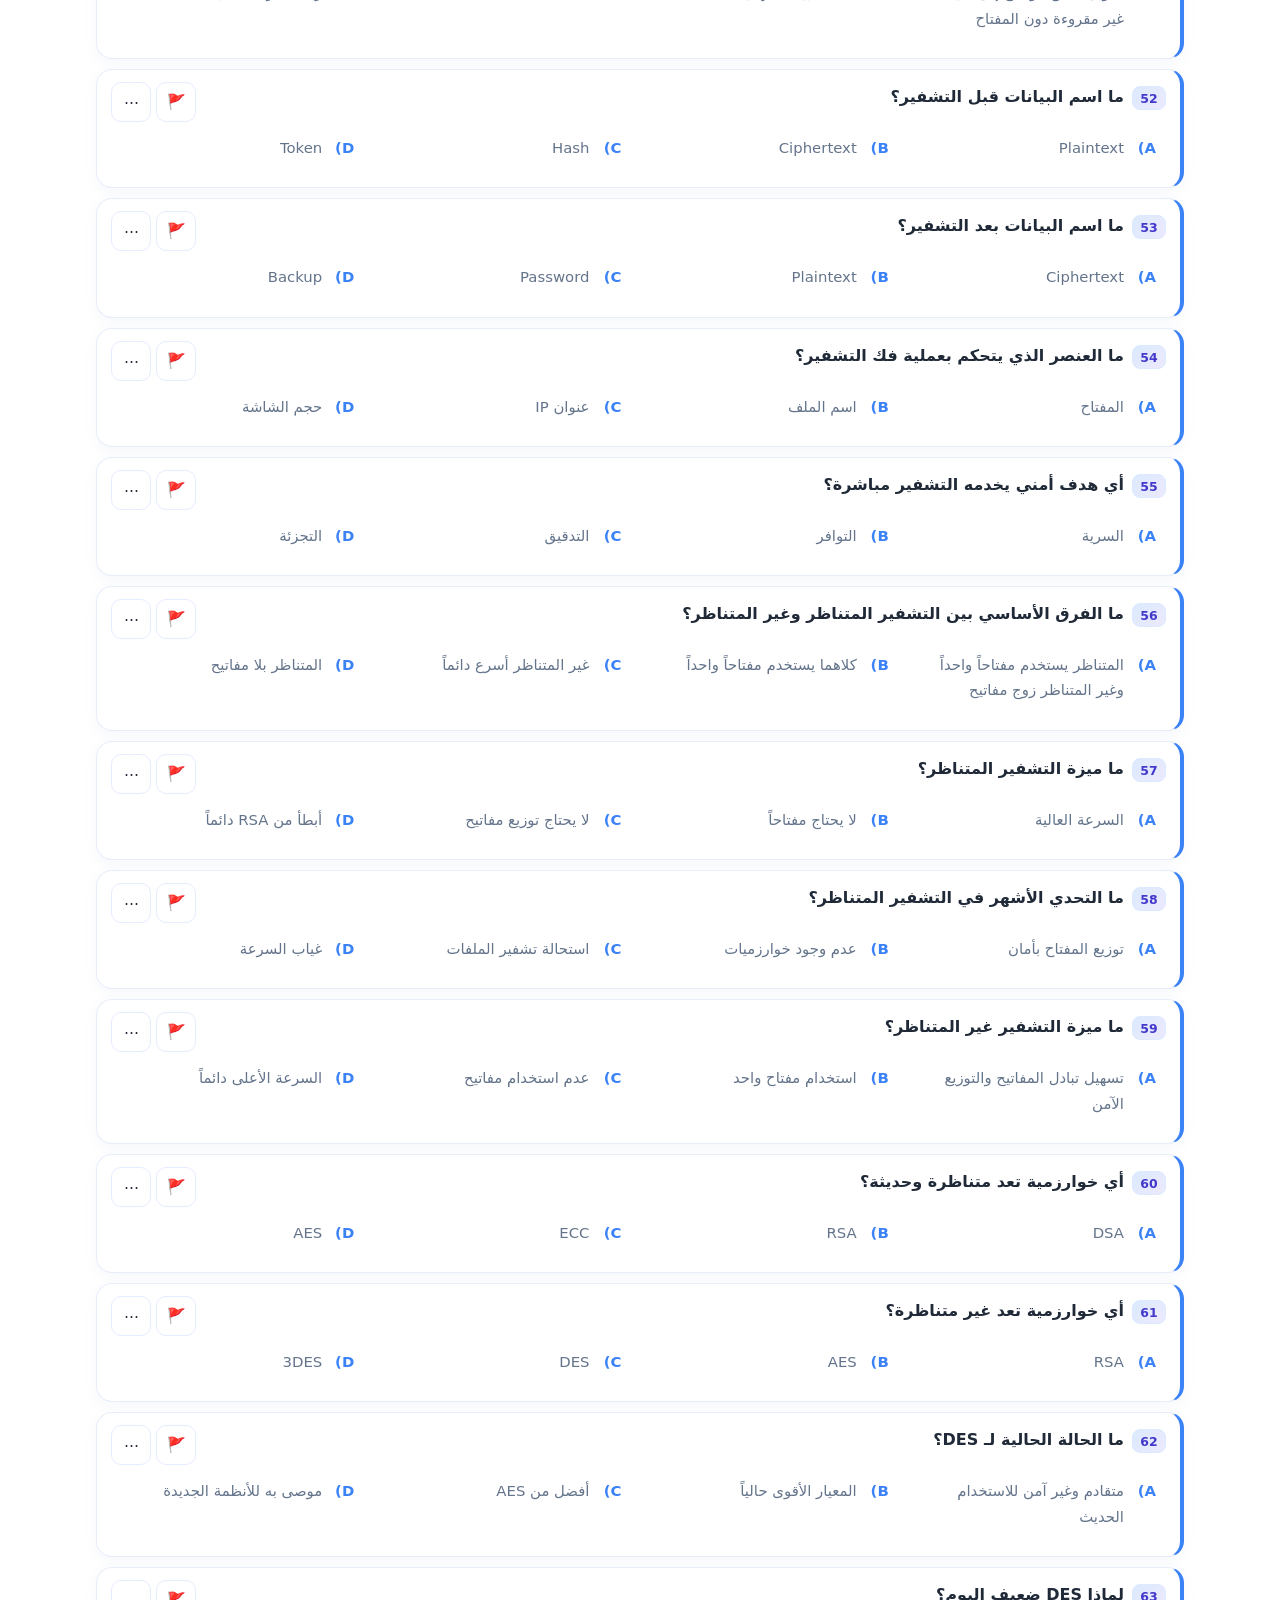
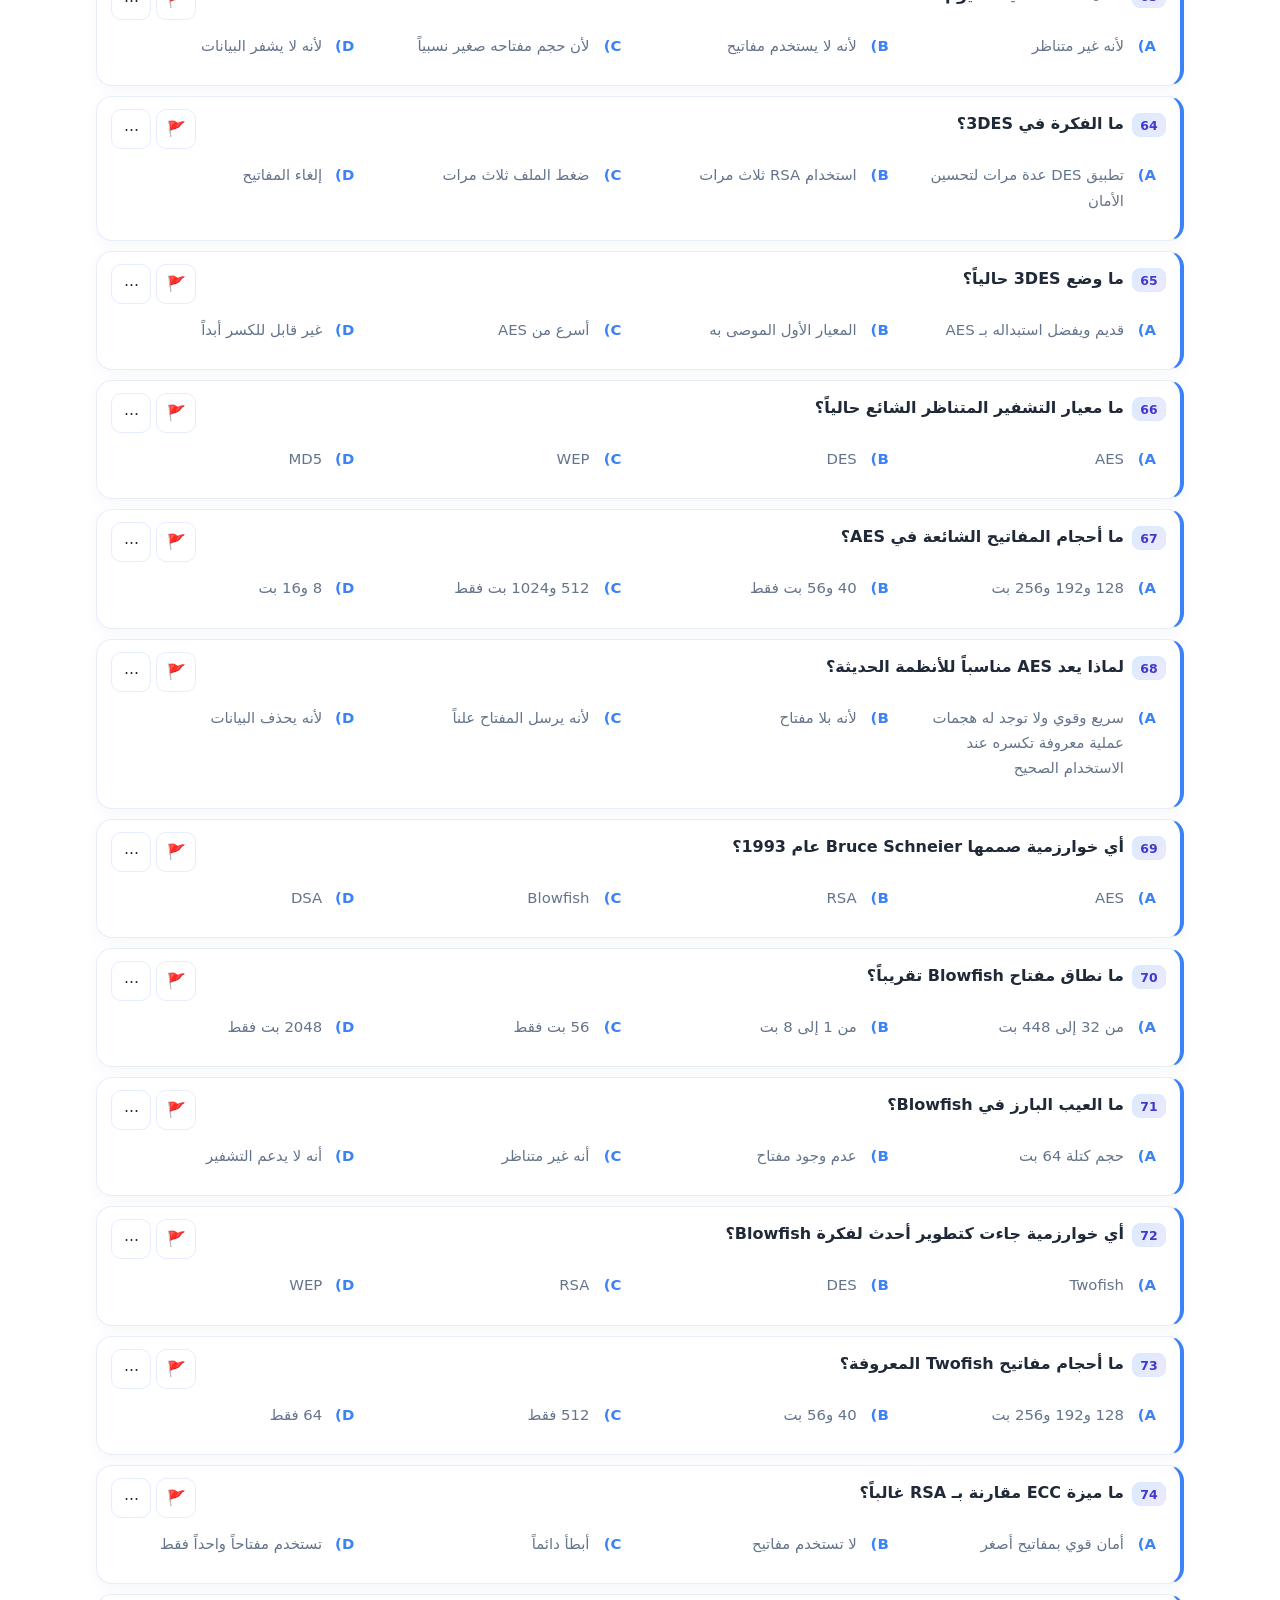
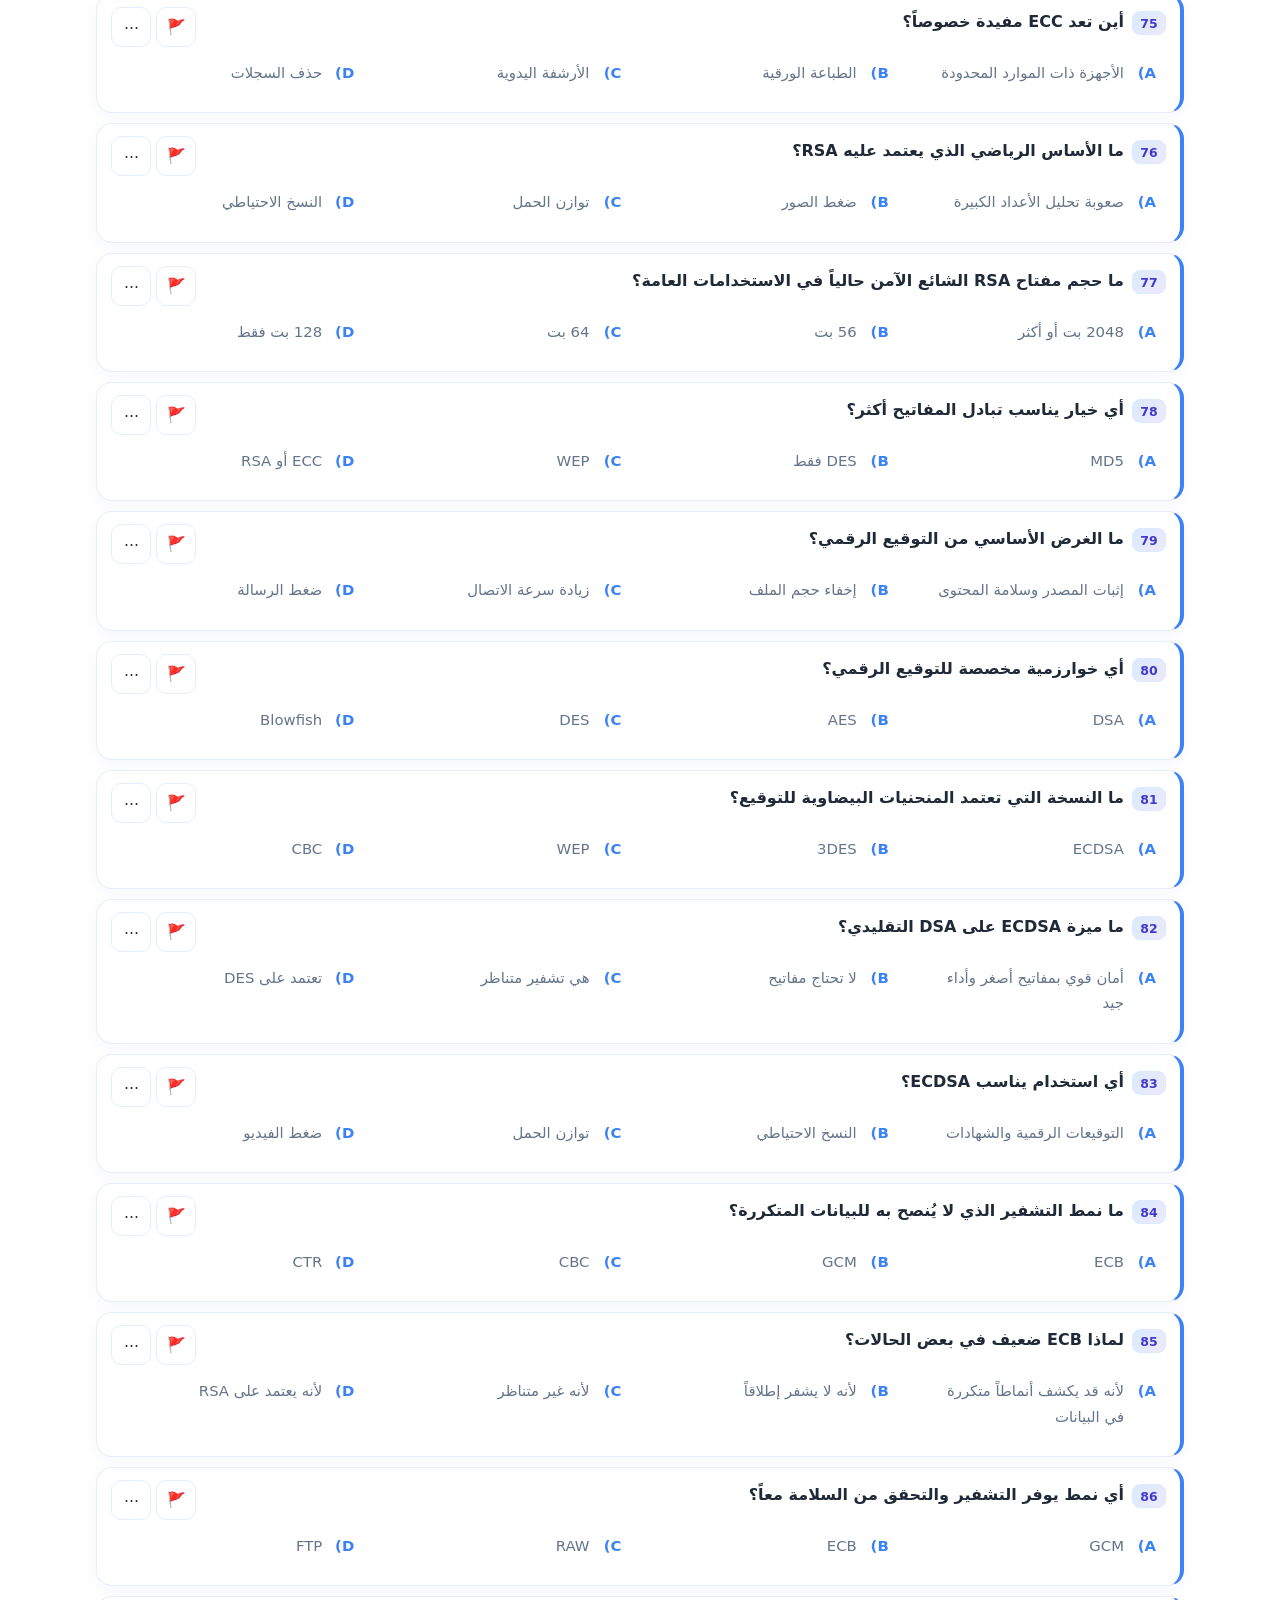
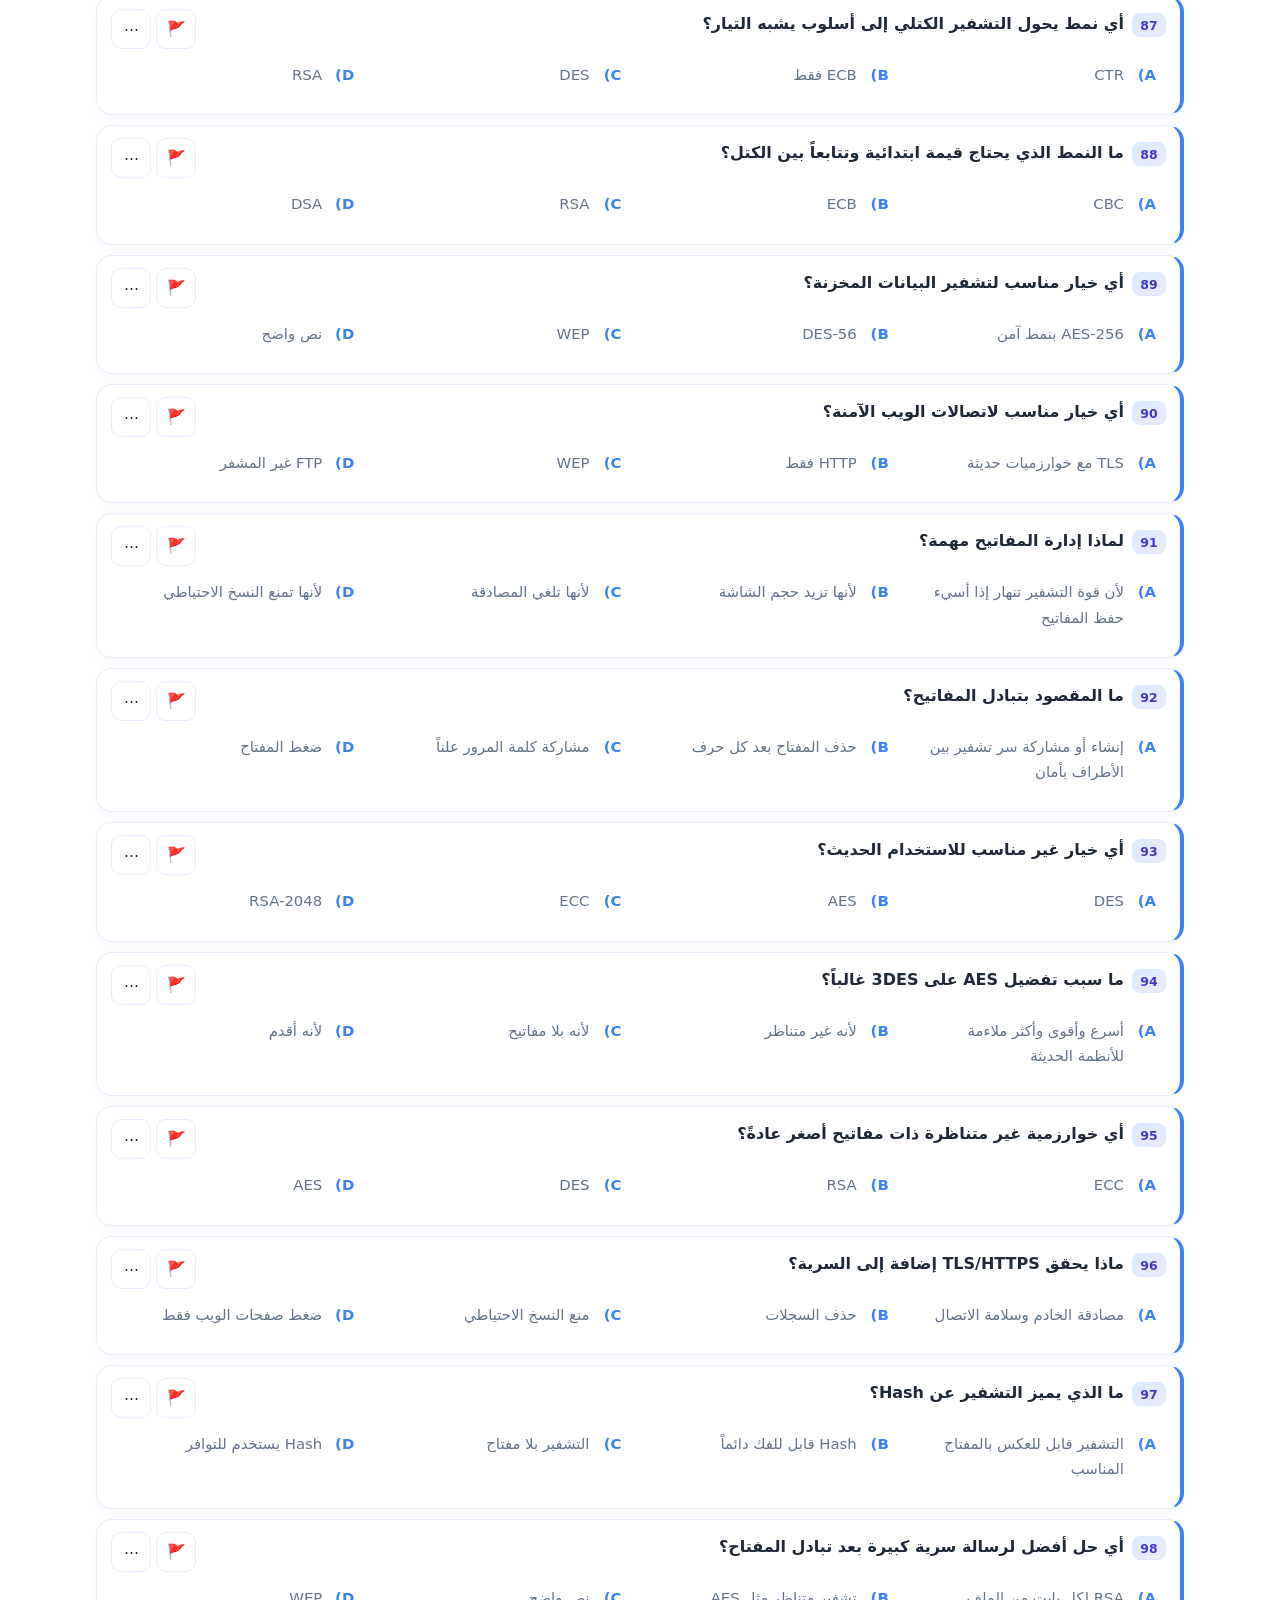
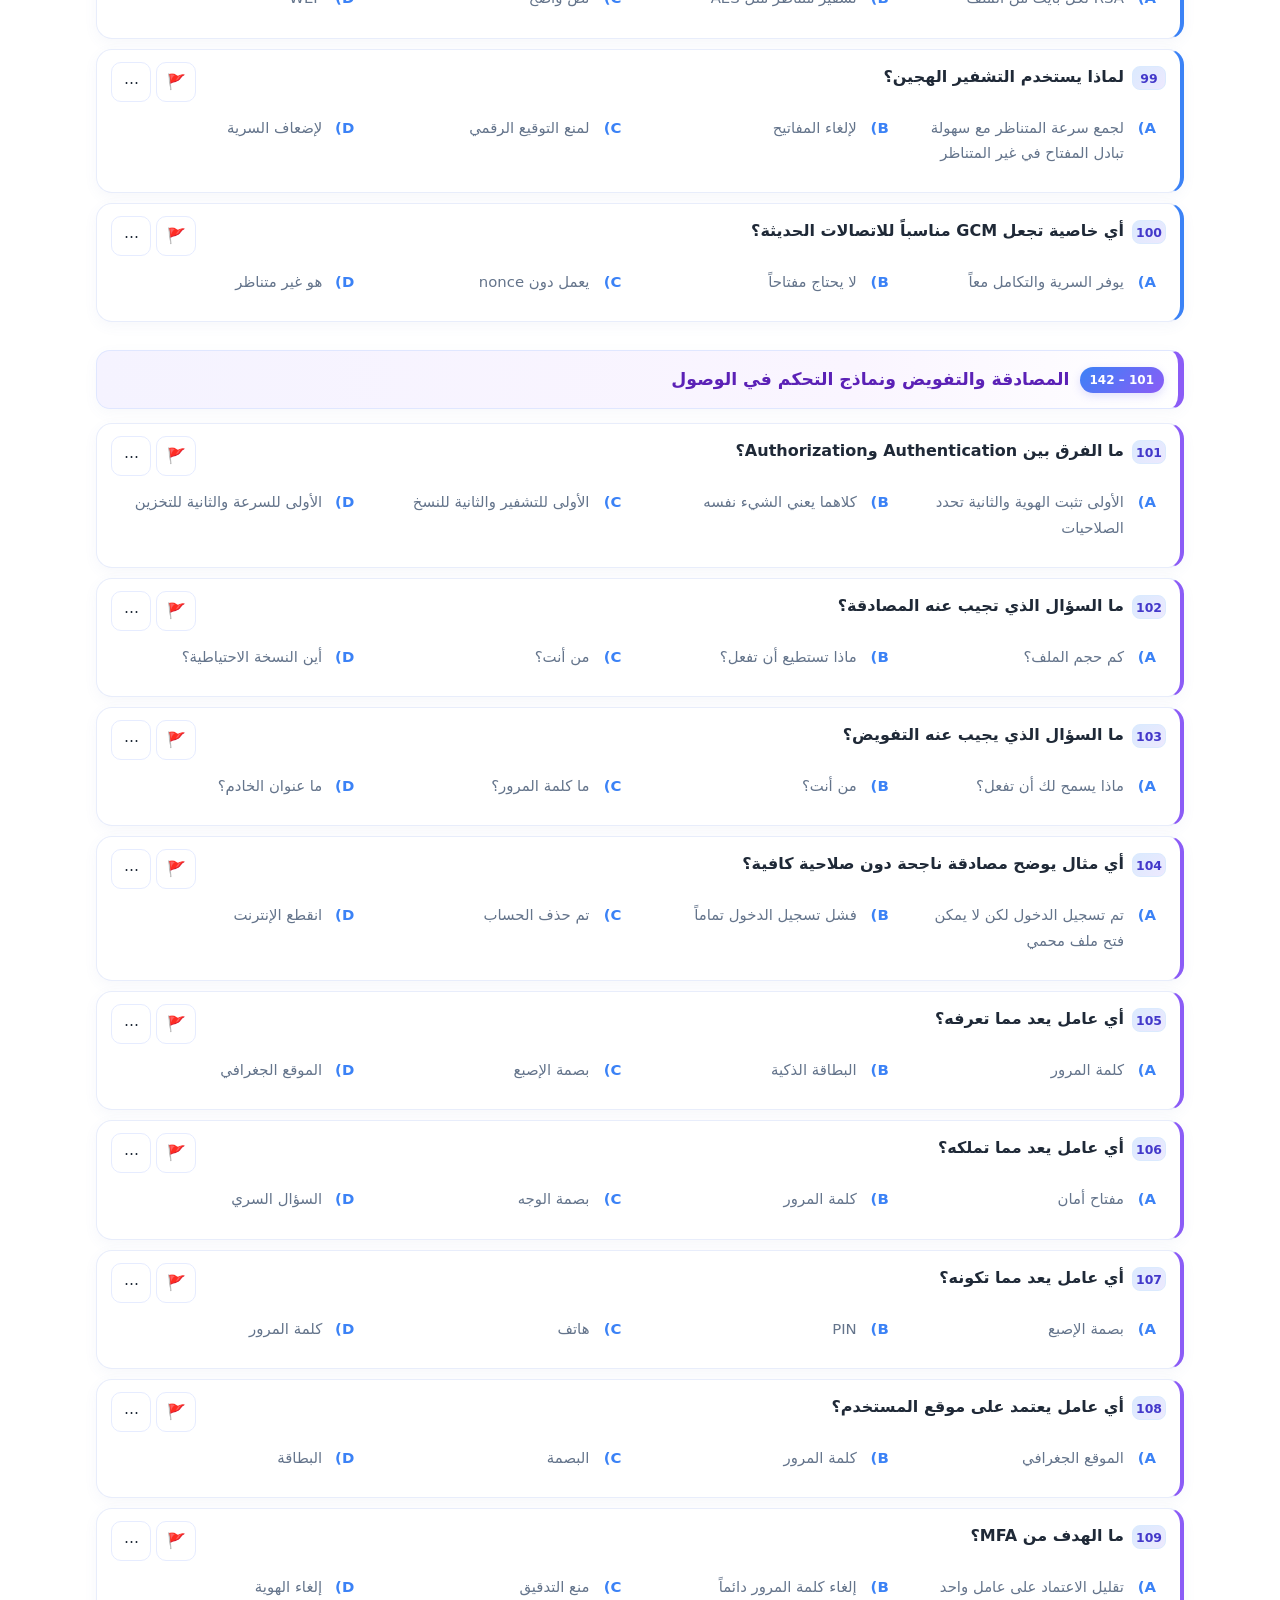
<file: materials/mcq-information-security-privacy.html>
<!DOCTYPE html>
<html lang="ar" dir="rtl">
<head>
<meta charset="UTF-8">
<meta name="viewport" content="width=device-width, initial-scale=1">
<meta name="theme-color" content="#3b82f6">
<meta name="apple-mobile-web-app-capable" content="yes">
<title>أمن نظم المعلومات والخصوصية</title>
<link rel="manifest" id="manifestLink" href="../manifest.webmanifest">
<link rel="apple-touch-icon" href="data:image/svg+xml,<svg xmlns='http://www.w3.org/2000/svg' viewBox='0 0 100 100'><rect width='100' height='100' rx='20' fill='%233b82f6'/><text x='50' y='65' font-size='55' text-anchor='middle' fill='white' font-family='Arial'>📘</text></svg>">
<link rel="stylesheet" href="../assets/styles.css">
<link rel="apple-touch-icon" href="../assets/pwa-icon-180.png">
<link rel="stylesheet" href="../assets/pwa-phase7.css">
</head>
<body>
<div class="sticky-bar" id="stickyBar"><div class="sb-text" id="sbText">القسم: —</div><div class="sb-progress"><div id="sbFill"></div></div><div class="sb-text" id="sbPct">0%</div></div>
<header>
  <h1>أمن نظم المعلومات والخصوصية</h1><p>بنك 200 سؤال — دراسة / تدريب / امتحان / بطاقات</p>
  <div class="topbar">
    <button data-action="mode-study" class="active">📖 دراسة</button>
    <button data-action="mode-quiz">📝 اختبار</button>
    <button data-action="stop-quiz" id="stopQuizBtn" style="display:none">⏹ إيقاف الاختبار</button>
    <button data-action="mode-flash">🎴 بطاقات</button>
    <button data-action="focus">🎯 تركيز</button>
    <button data-action="toggle-reveal" id="toggleRevealBtn">👁 إظهار الكل</button>
    <button data-action="shuffle">🔀 خلط</button>
    <button data-action="stats">📊 إحصائيات</button>
    <button data-action="reset">♻️ إعادة ضبط</button>
    <button data-action="dark">🌙 ليلي</button>
    <button data-action="install" id="installBtn" style="display:none">📲 تثبيت</button>
    <button data-action="print">🖨 طباعة</button>
    <button data-action="export-menu">📤 تصدير/استيراد</button>
  </div>
</header>
<div class="stats">
  <div class="stat">التقدم <b id="statProgress">0/200</b></div><div class="stat">⭐ مفضلة <b id="statFav">0</b></div><div class="stat">✔ أتقنتها <b id="statMastered">0</b></div><div class="stat">📊 النتيجة <b id="statScore">—</b></div><div class="stat streak">🔥 السلسلة <b id="statStreak">0</b></div><div class="stat time">⏱ الوقت <b id="statTime">—</b></div>
</div>
<div class="progress-wrap"><div class="progress-bar"><div id="progressFill"></div></div></div>
<div class="filterbar"><input id="search" type="search" placeholder="🔍 ابحث في الأسئلة أو الخيارات…"><select id="secFilter"><option value="">كل الأقسام</option></select><select id="filterBy"><option value="all">كل الأسئلة</option><option value="wrong">الأخطاء فقط</option><option value="unmastered">غير المتقنة</option><option value="fav">المفضلة فقط</option></select><select id="sortBy"><option value="default">ترتيب رقم السؤال</option><option value="wrong-desc">عدد الأخطاء: الأكثر ← الأقل</option><option value="wrong-asc">عدد الأخطاء: الأقل ← الأكثر</option></select><button id="clearBtn" type="button" style="padding:10px 16px;border-radius:10px;border:0;background:var(--brand);color:#fff;font-family:inherit;cursor:pointer;font-weight:700">مسح</button></div>
<nav class="index" id="index" aria-label="فهرس الأقسام"><h2>فهرس الأقسام</h2></nav>
<div class="quiz-result" id="quizResult"><h3>📝 نتيجة الاختبار</h3><span class="big" id="qrScore">0 / 0</span><p id="qrMsg" style="text-align:center;margin-top:8px"></p><div class="qr-actions"><button class="qr-primary" onclick="retryWrongOnly()">🔁 أعد أخطاء هذا الاختبار</button><button class="qr-secondary" onclick="location.reload()">🔄 اختبار جديد</button><button class="qr-danger" onclick="document.getElementById('quizResult').classList.remove('show')">✖ إغلاق</button></div><div class="qr-review" id="qrReview"></div></div>
<main id="main"></main>
<div class="flash-wrap" id="flashWrap"><div class="flash-card" id="flashCard"><div class="fc-q" id="fcQ">—</div><div class="fc-ans" id="fcA">—</div></div><div class="flash-nav"><button onclick="flashNext()">التالي </button><button onclick="flashPrev()">السابق</button></div></div>
<p class="empty-msg" id="emptyMsg">لا توجد نتائج مطابقة.</p>
<div class="focus-nav" id="focusNav"><button onclick="focusNext()">التالي </button><button class="exit" onclick="exitFocusMode()">✖ خروج</button><button onclick="focusPrev()"> السابق</button></div>
<div class="modal" id="resetModal"><div class="modal-card"><h3>♻️ إعادة الضبط</h3><p>اختر ما تريد إعادة ضبطه:</p><div class="reset-options"><label><input type="checkbox" id="resetAll"> <b>الكل (تحديد الجميع)</b></label><hr><label><input type="checkbox" value="fav"> ⭐ المفضلة</label><label><input type="checkbox" value="mastered"> ✔ الأسئلة المتقنة</label><label><input type="checkbox" value="wrong"> 📊 عدّاد الأخطاء</label><label><input type="checkbox" value="revealed"> 👁 الإجابات المكتشفة</label><label><input type="checkbox" value="quiz"> 📝 نتيجة الاختبار والمؤقت والسلسلة</label></div><div class="modal-actions"><button id="resetCancel" class="btn-secondary">إلغاء</button><button id="resetConfirm" class="btn-primary">تأكيد الإعادة</button></div></div></div>
<div class="modal" id="statsModal"><div class="modal-card" style="max-width:640px"><h3>📊 إحصائيات مفصلة</h3><div id="statsContent"></div><div class="modal-actions"><button class="btn-secondary" onclick="document.getElementById('statsModal').classList.remove('show')">إغلاق</button></div></div></div>
<div class="modal" id="exportMenuModal"><div class="modal-card"><h3>📤 تصدير / استيراد</h3><p>اختر ما تريد:</p><div class="menu-list"><button data-menu="csv-all"><span class="icon">📄</span><span>تصدير كل الأسئلة CSV</span></button><button data-menu="csv-fav"><span class="icon">⭐</span><span>تصدير المفضلة فقط CSV</span></button><button data-menu="backup"><span class="icon">💾</span><span>نسخة احتياطية كاملة (JSON)</span></button><button data-menu="restore"><span class="icon">📂</span><span>استعادة من نسخة احتياطية</span></button></div><div class="modal-actions"><button class="btn-secondary" onclick="document.getElementById('exportMenuModal').classList.remove('show')">إغلاق</button></div></div></div>
<div class="modal" id="restoreModal"><div class="modal-card"><h3>📂 استعادة نسخة احتياطية</h3><p>اختر ملف JSON كان قد تم تنزيله سابقًا:</p><input type="file" id="restoreFile" accept=".json" style="width:100%;padding:10px;border:1px solid var(--line);border-radius:10px;background:var(--card);color:var(--ink);font-family:inherit"><div class="modal-actions"><button class="btn-secondary" onclick="document.getElementById('restoreModal').classList.remove('show')">إلغاء</button><button id="restoreConfirm" class="btn-primary">استعادة</button></div></div></div>
<div class="cert" id="certModal"><div class="cert-card"><h2>🎓 شهادة إتمام</h2><div class="seal">🏆</div><p>أتممت بنجاح جميع أسئلة بنك <b>أمن نظم المعلومات والخصوصية</b></p><p id="certScore" style="font-weight:700;color:var(--ok)"></p><button onclick="document.getElementById('certModal').classList.remove('show')">إغلاق</button></div></div>
<div class="streak-popup" id="streakPopup">🔥</div><div class="toast" id="toast"></div>
<footer class="signature" aria-label="Author credit"><a class="signature-card" href="https://wa.me/967771179020" target="_blank" rel="noopener noreferrer" title="Contact Eng. Khalid Al-sofi on WhatsApp"><span class="signature-kicker">DESIGNED &amp; ENGINEERED BY</span><strong>Eng. Khalid Al-sofi</strong><span class="signature-contact">WHATSAPP • +967 771 179 020</span></a></footer>
<div class="scroll-btns"><button id="stopQuizFloatBtn" title="إيقاف الاختبار" style="display:none">⏹</button><button id="toTop" title="للأعلى">▲</button><button id="toBottom" title="للأسفل">▼</button></div>
<script src="../data/security-mcq.js"></script><script src="../assets/phase5-progress.js"></script><script src="../assets/mcq-engine.js"></script><script src="../assets/study-v2.js"></script><script src="../assets/study-plus.js"></script><script src="../assets/navigation-phase1.js"></script>
<script src="../assets/pwa-phase7.js"></script>
</body></html>
</file>
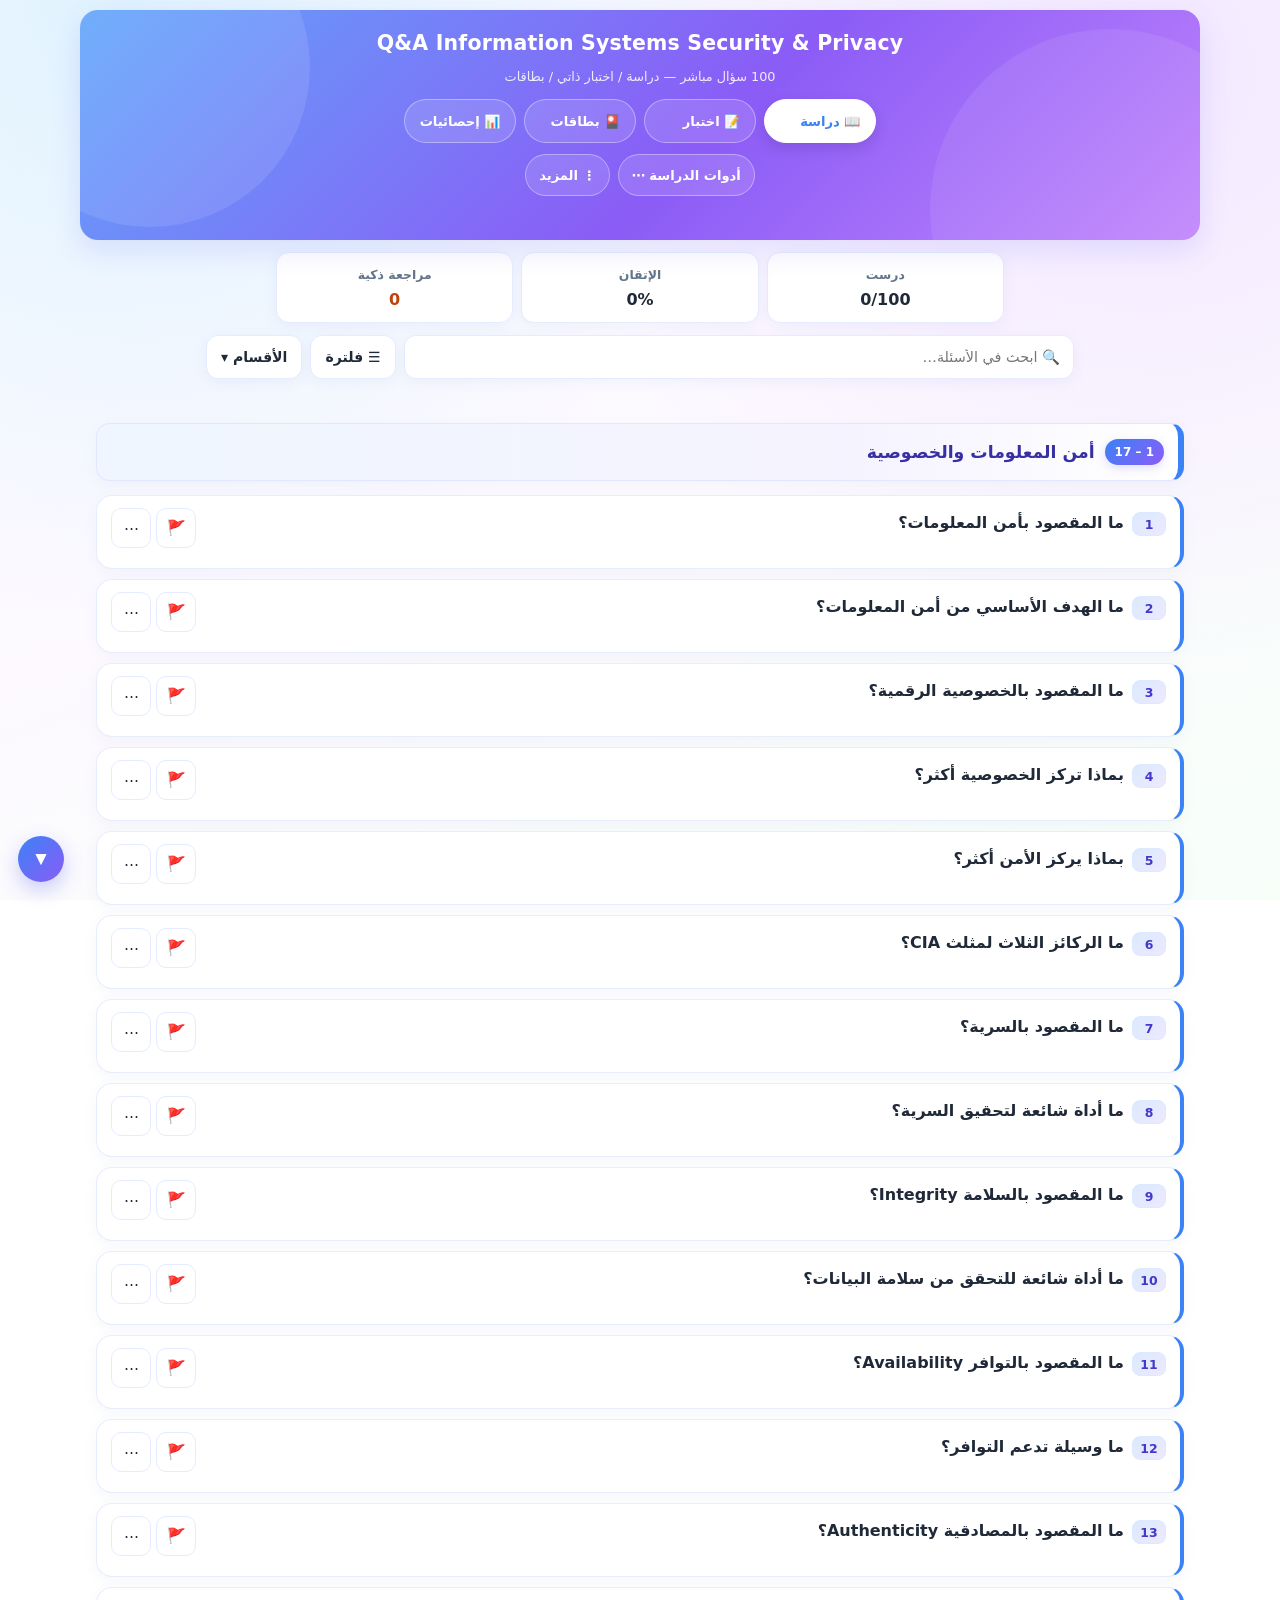
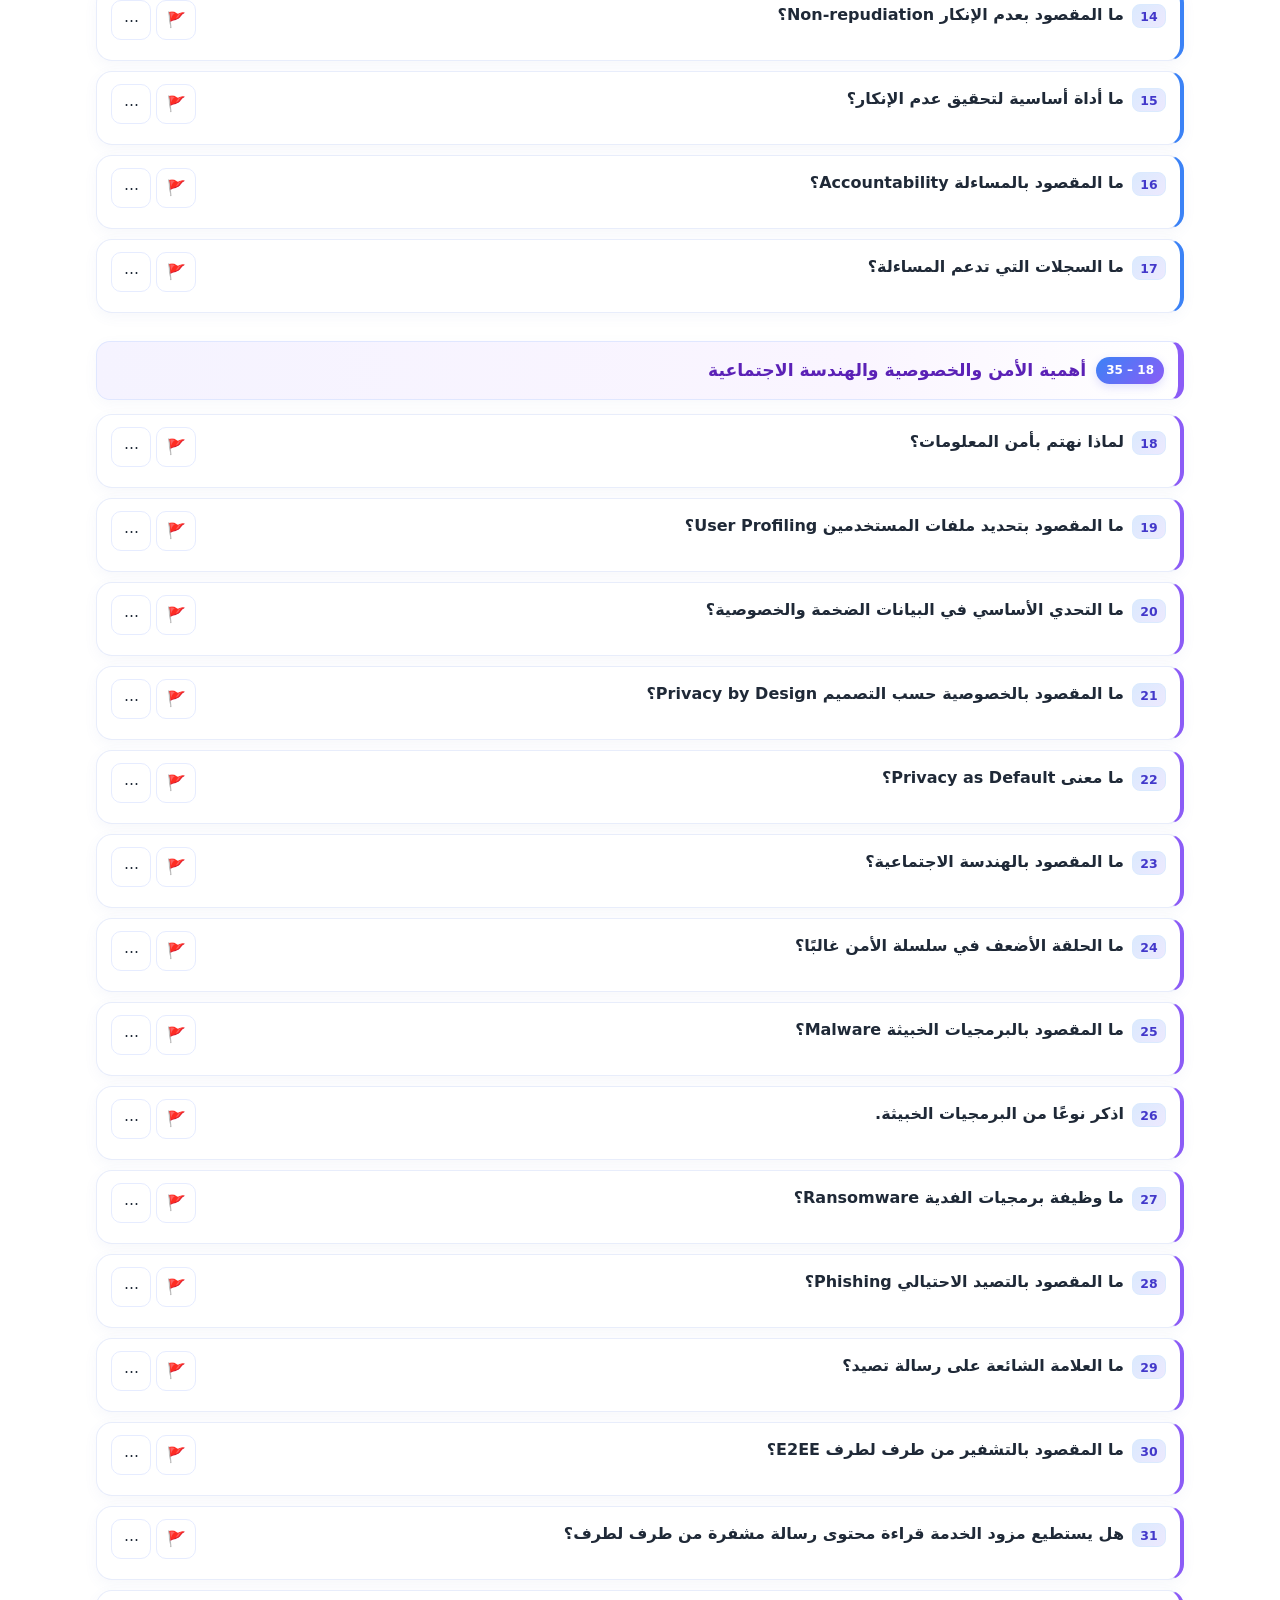
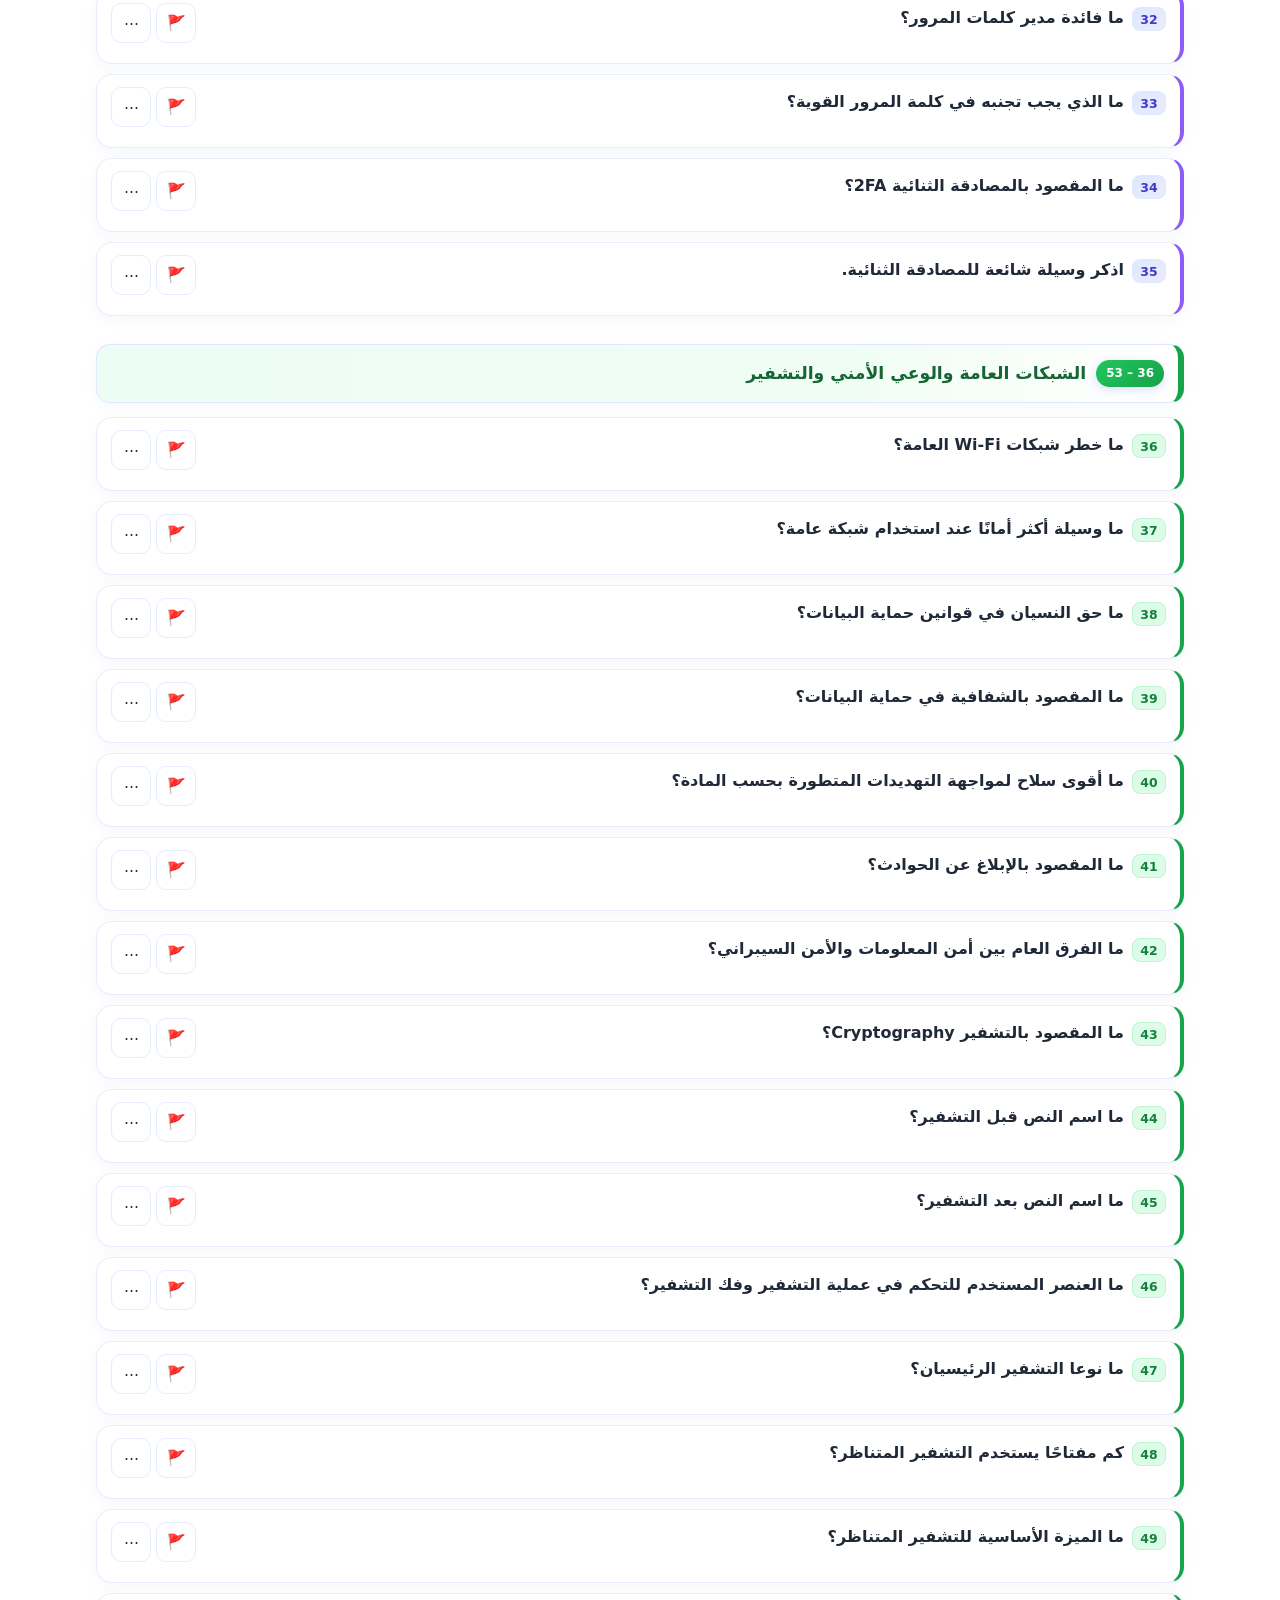
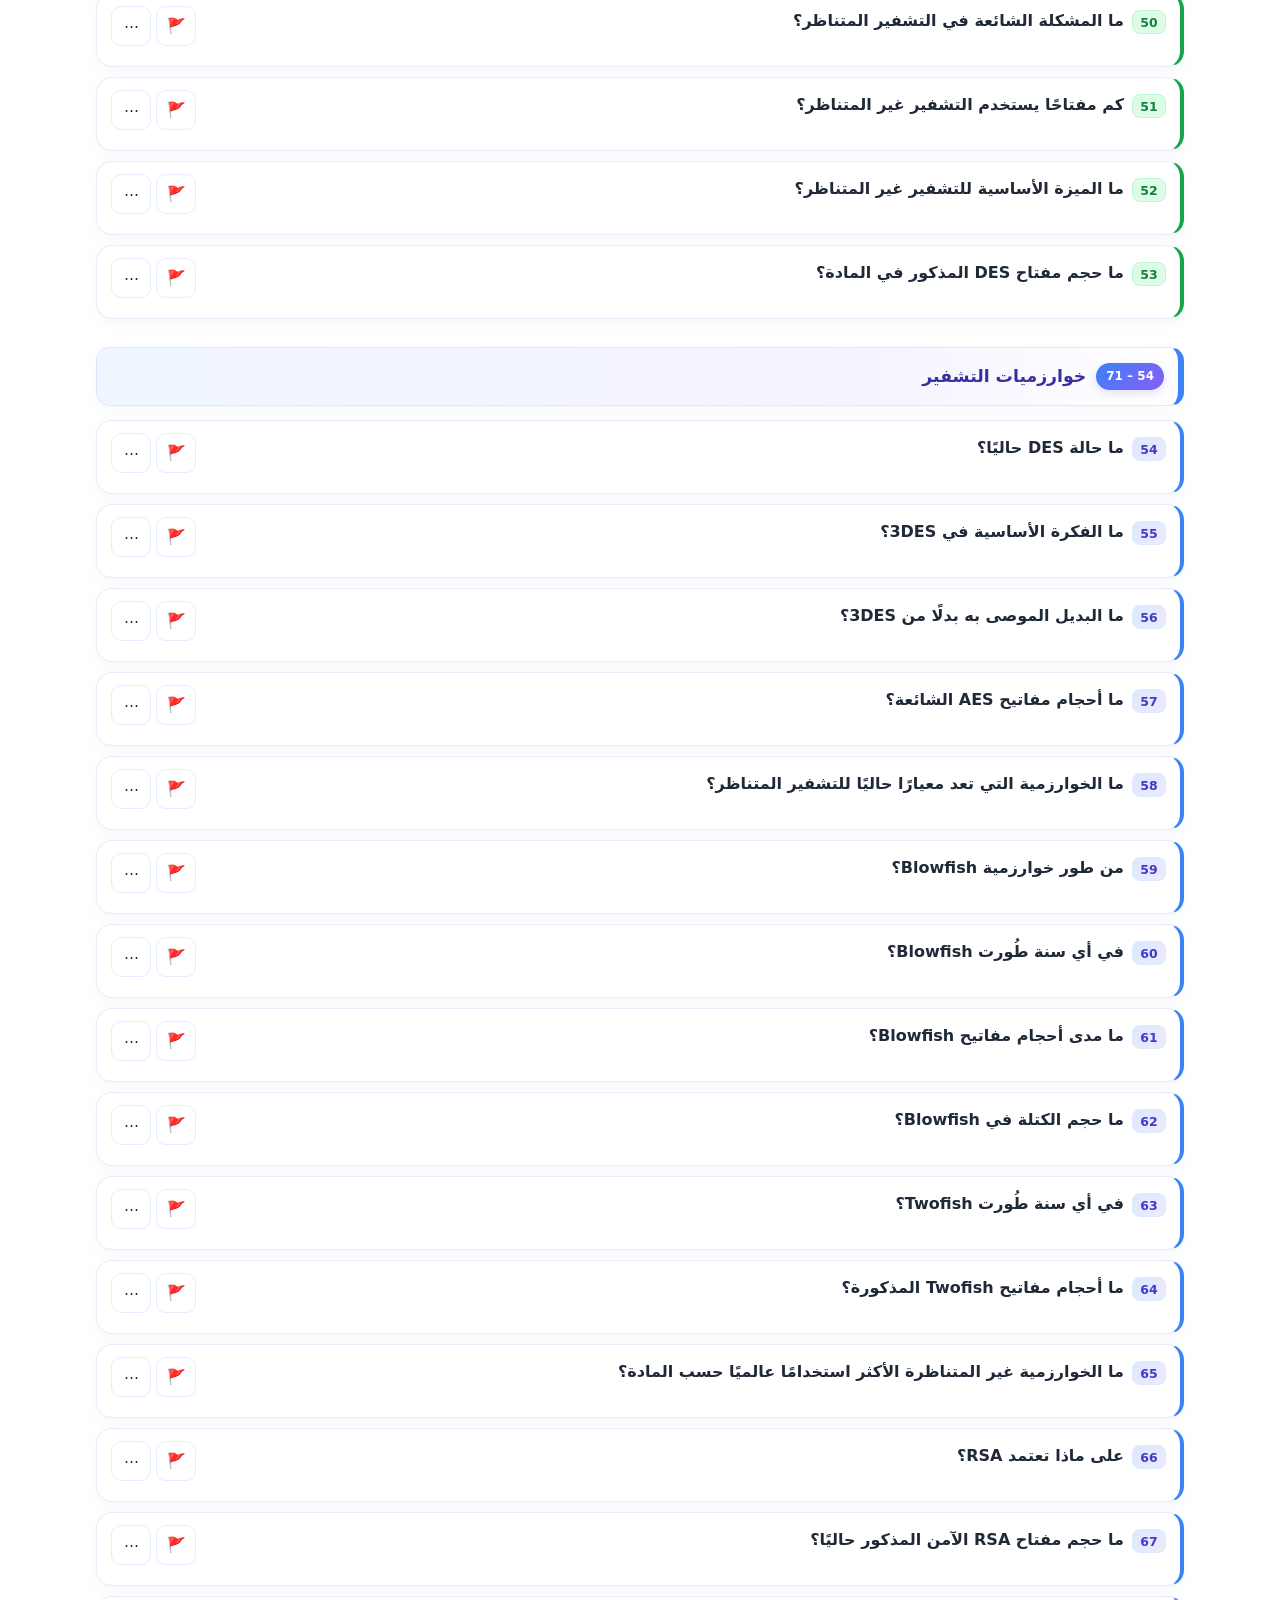
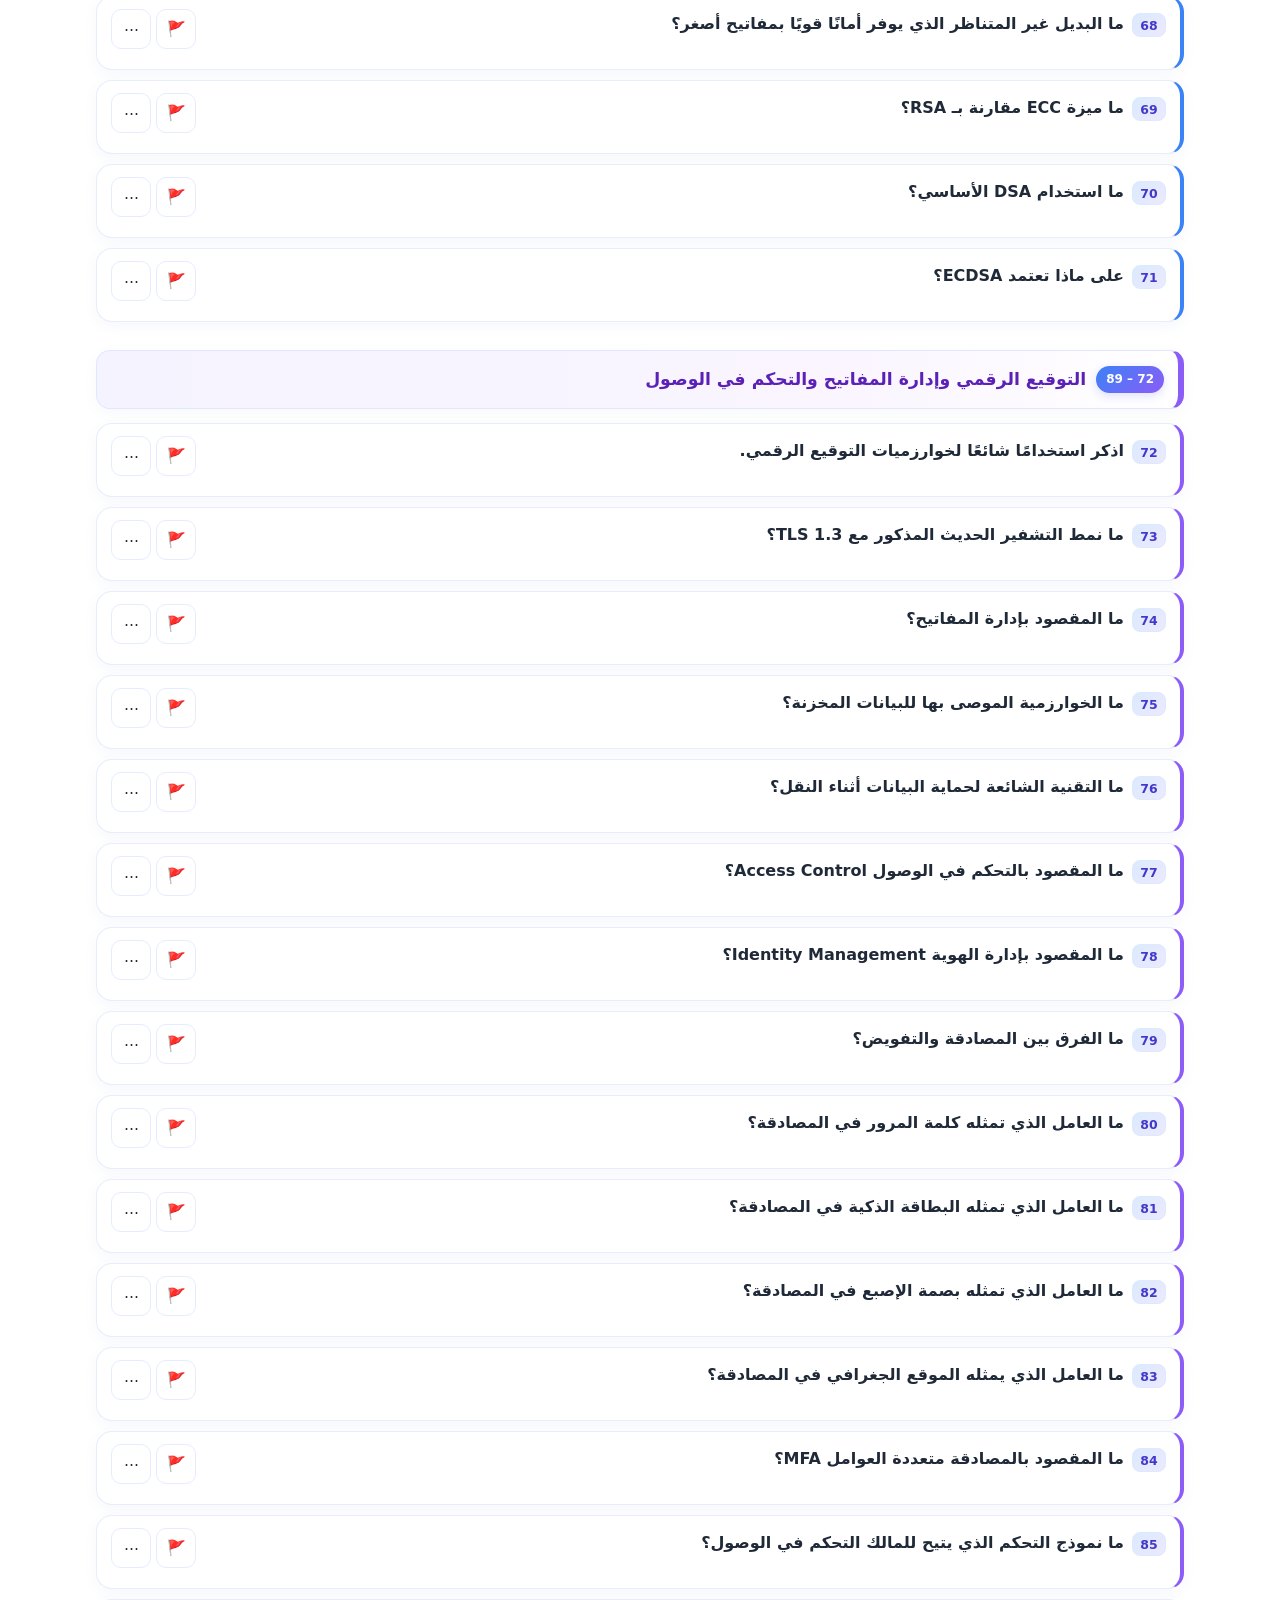
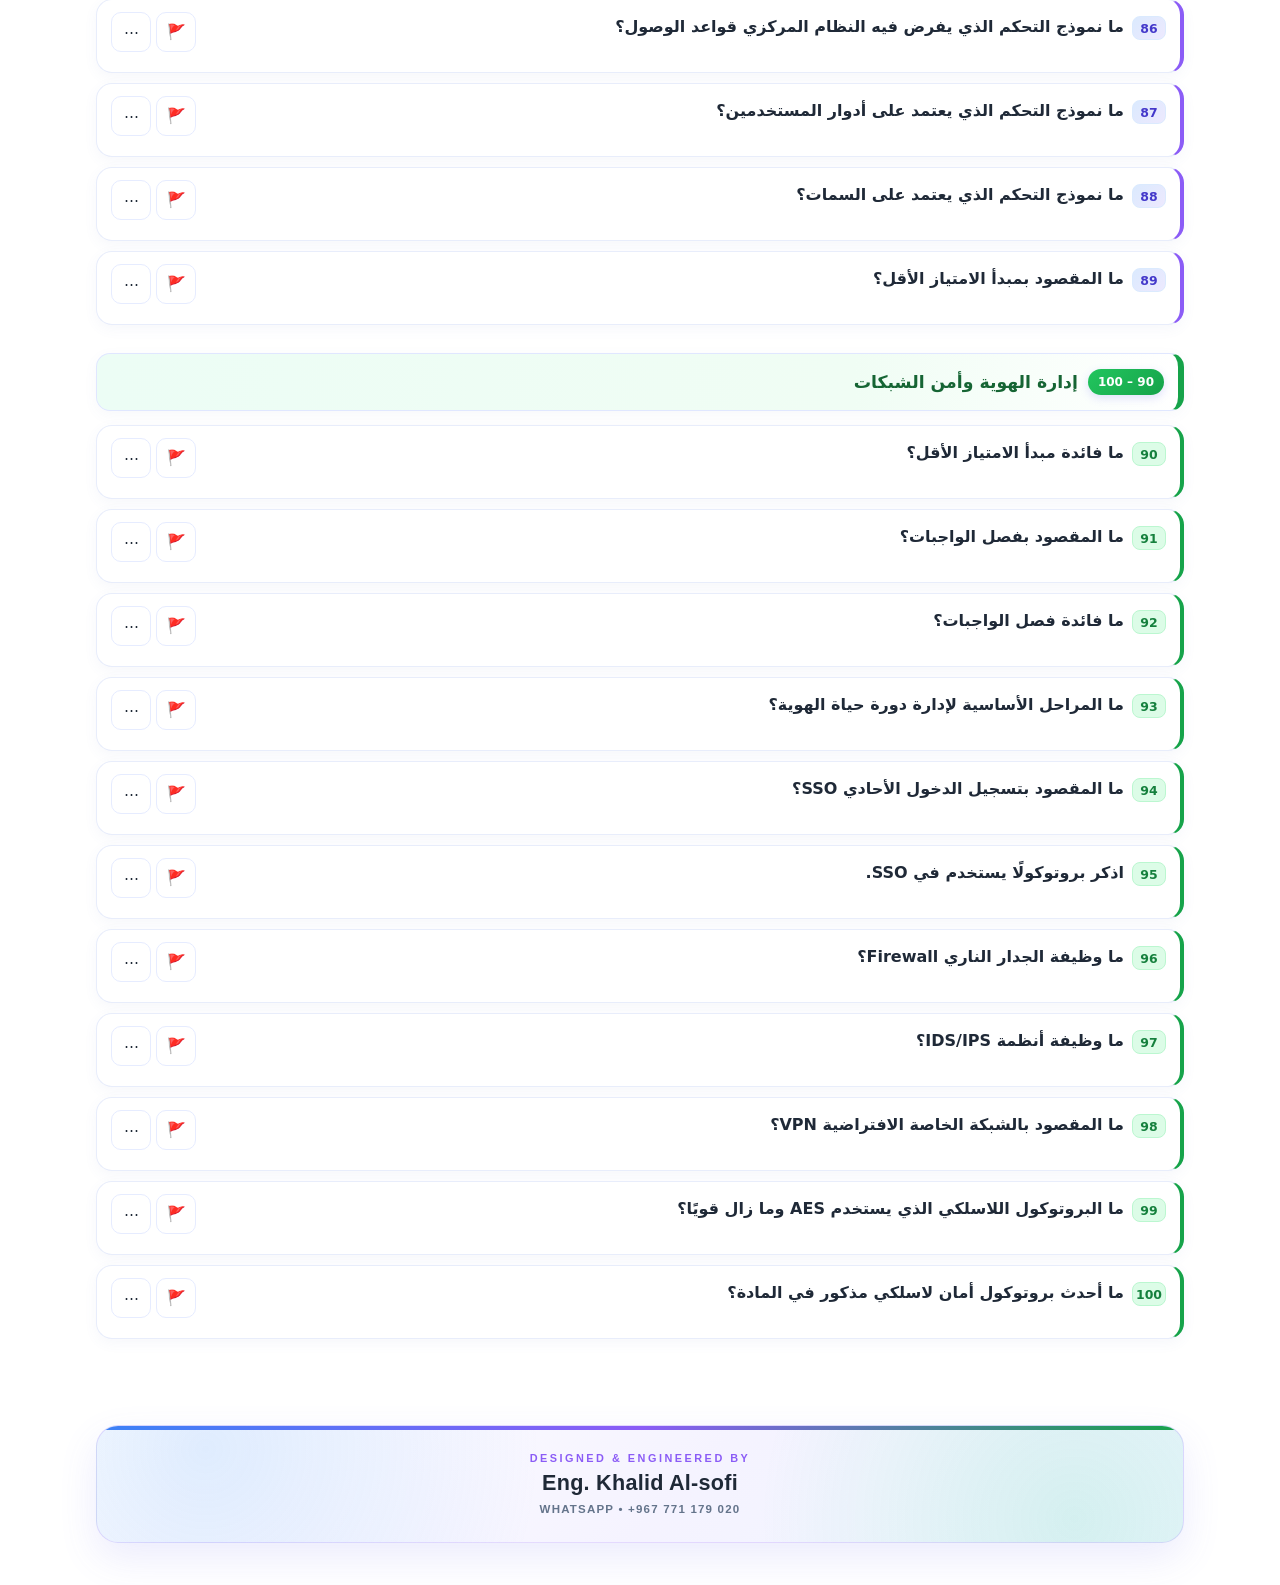
<file: materials/qa-information-security-privacy.html>
<!DOCTYPE html>
<html lang="ar" dir="rtl">
<head>
<meta charset="UTF-8">
<meta name="viewport" content="width=device-width, initial-scale=1">
<meta name="theme-color" content="#3b82f6">
<meta name="apple-mobile-web-app-capable" content="yes">
<title>Q&amp;A Information Systems Security &amp; Privacy</title>
<link rel="manifest" id="manifestLink" href="../manifest.webmanifest">
<link rel="apple-touch-icon" href="data:image/svg+xml,<svg xmlns='http://www.w3.org/2000/svg' viewBox='0 0 100 100'><rect width='100' height='100' rx='20' fill='%233b82f6'/><text x='50' y='65' font-size='55' text-anchor='middle' fill='white' font-family='Arial'>📘</text></svg>">
<link rel="stylesheet" href="../assets/styles.css">
<link rel="apple-touch-icon" href="../assets/pwa-icon-180.png">
<link rel="stylesheet" href="../assets/pwa-phase7.css">
</head>
<body>
<div class="sticky-bar" id="stickyBar"><div class="sb-text" id="sbText">القسم: —</div><div class="sb-progress"><div id="sbFill"></div></div><div class="sb-text" id="sbPct">0%</div></div>
<header>
  <h1>Q&amp;A Information Systems Security &amp; Privacy</h1><p>100 سؤال مباشر — دراسة / اختبار ذاتي / بطاقات</p>
  <div class="topbar">
    <button data-action="mode-study" class="active">📖 دراسة</button>
    <button data-action="mode-quiz">📝 اختبار</button>
    <button data-action="stop-quiz" id="stopQuizBtn" style="display:none">⏹ إيقاف الاختبار</button>
    <button data-action="mode-flash">🎴 بطاقات</button>
    <button data-action="focus">🎯 تركيز</button>
    <button data-action="toggle-reveal" id="toggleRevealBtn">👁 إظهار الكل</button>
    <button data-action="shuffle">🔀 خلط</button>
    <button data-action="stats">📊 إحصائيات</button>
    <button data-action="reset">♻️ إعادة ضبط</button>
    <button data-action="dark">🌙 ليلي</button>
    <button data-action="install" id="installBtn" style="display:none">📲 تثبيت</button>
    <button data-action="print">🖨 طباعة</button>
    <button data-action="export-menu">📤 تصدير/استيراد</button>
  </div>
</header>
<div class="stats">
  <div class="stat">التقدم <b id="statProgress">0/100</b></div><div class="stat">⭐ مفضلة <b id="statFav">0</b></div><div class="stat">✔ أتقنتها <b id="statMastered">0</b></div><div class="stat">📊 النتيجة <b id="statScore">—</b></div><div class="stat streak">🔥 السلسلة <b id="statStreak">0</b></div><div class="stat time">⏱ الوقت <b id="statTime">—</b></div>
</div>
<div class="progress-wrap"><div class="progress-bar"><div id="progressFill"></div></div></div>
<div class="filterbar"><input id="search" type="search" placeholder="🔍 ابحث في الأسئلة أو الخيارات…"><select id="secFilter"><option value="">كل الأقسام</option></select><select id="filterBy"><option value="all">كل الأسئلة</option><option value="wrong">الأخطاء فقط</option><option value="unmastered">غير المتقنة</option><option value="fav">المفضلة فقط</option></select><select id="sortBy"><option value="default">ترتيب رقم السؤال</option><option value="wrong-desc">عدد الأخطاء: الأكثر ← الأقل</option><option value="wrong-asc">عدد الأخطاء: الأقل ← الأكثر</option></select><button id="clearBtn" type="button" style="padding:10px 16px;border-radius:10px;border:0;background:var(--brand);color:#fff;font-family:inherit;cursor:pointer;font-weight:700">مسح</button></div>
<nav class="index" id="index" aria-label="فهرس الأقسام"><h2>فهرس الأقسام</h2></nav>
<div class="quiz-result" id="quizResult"><h3>📝 نتيجة الاختبار</h3><span class="big" id="qrScore">0 / 0</span><p id="qrMsg" style="text-align:center;margin-top:8px"></p><div class="qr-actions"><button class="qr-primary" onclick="retryWrongOnly()">🔁 أعد أخطاء هذا الاختبار</button><button class="qr-secondary" onclick="location.reload()">🔄 اختبار جديد</button><button class="qr-danger" onclick="document.getElementById('quizResult').classList.remove('show')">✖ إغلاق</button></div><div class="qr-review" id="qrReview"></div></div>
<main id="main"></main>
<div class="flash-wrap" id="flashWrap"><div class="flash-card" id="flashCard"><div class="fc-q" id="fcQ">—</div><div class="fc-ans" id="fcA">—</div></div><div class="flash-nav"><button onclick="flashNext()">التالي </button><button onclick="flashPrev()">السابق</button></div></div>
<p class="empty-msg" id="emptyMsg">لا توجد نتائج مطابقة.</p>
<div class="focus-nav" id="focusNav"><button onclick="focusNext()">التالي </button><button class="exit" onclick="exitFocusMode()">✖ خروج</button><button onclick="focusPrev()"> السابق</button></div>
<div class="modal" id="resetModal"><div class="modal-card"><h3>♻️ إعادة الضبط</h3><p>اختر ما تريد إعادة ضبطه:</p><div class="reset-options"><label><input type="checkbox" id="resetAll"> <b>الكل (تحديد الجميع)</b></label><hr><label><input type="checkbox" value="fav"> ⭐ المفضلة</label><label><input type="checkbox" value="mastered"> ✔ الأسئلة المتقنة</label><label><input type="checkbox" value="wrong"> 📊 عدّاد الأخطاء</label><label><input type="checkbox" value="revealed"> 👁 الإجابات المكتشفة</label><label><input type="checkbox" value="quiz"> 📝 نتيجة الاختبار والمؤقت والسلسلة</label></div><div class="modal-actions"><button id="resetCancel" class="btn-secondary">إلغاء</button><button id="resetConfirm" class="btn-primary">تأكيد الإعادة</button></div></div></div>
<div class="modal" id="statsModal"><div class="modal-card" style="max-width:640px"><h3>📊 إحصائيات مفصلة</h3><div id="statsContent"></div><div class="modal-actions"><button class="btn-secondary" onclick="document.getElementById('statsModal').classList.remove('show')">إغلاق</button></div></div></div>
<div class="modal" id="exportMenuModal"><div class="modal-card"><h3>📤 تصدير / استيراد</h3><p>اختر ما تريد:</p><div class="menu-list"><button data-menu="csv-all"><span class="icon">📄</span><span>تصدير كل الأسئلة CSV</span></button><button data-menu="csv-fav"><span class="icon">⭐</span><span>تصدير المفضلة فقط CSV</span></button><button data-menu="backup"><span class="icon">💾</span><span>نسخة احتياطية كاملة (JSON)</span></button><button data-menu="restore"><span class="icon">📂</span><span>استعادة من نسخة احتياطية</span></button></div><div class="modal-actions"><button class="btn-secondary" onclick="document.getElementById('exportMenuModal').classList.remove('show')">إغلاق</button></div></div></div>
<div class="modal" id="restoreModal"><div class="modal-card"><h3>📂 استعادة نسخة احتياطية</h3><p>اختر ملف JSON كان قد تم تنزيله سابقًا:</p><input type="file" id="restoreFile" accept=".json" style="width:100%;padding:10px;border:1px solid var(--line);border-radius:10px;background:var(--card);color:var(--ink);font-family:inherit"><div class="modal-actions"><button class="btn-secondary" onclick="document.getElementById('restoreModal').classList.remove('show')">إلغاء</button><button id="restoreConfirm" class="btn-primary">استعادة</button></div></div></div>
<div class="cert" id="certModal"><div class="cert-card"><h2>🎓 شهادة إتمام</h2><div class="seal">🏆</div><p>أتممت بنجاح جميع أسئلة بنك <b>Q&amp;A Information Systems Security &amp; Privacy</b></p><p id="certScore" style="font-weight:700;color:var(--ok)"></p><button onclick="document.getElementById('certModal').classList.remove('show')">إغلاق</button></div></div>
<div class="streak-popup" id="streakPopup">🔥</div><div class="toast" id="toast"></div>
<footer class="signature" aria-label="Author credit"><a class="signature-card" href="https://wa.me/967771179020" target="_blank" rel="noopener noreferrer" title="Contact Eng. Khalid Al-sofi on WhatsApp"><span class="signature-kicker">DESIGNED &amp; ENGINEERED BY</span><strong>Eng. Khalid Al-sofi</strong><span class="signature-contact">WHATSAPP • +967 771 179 020</span></a></footer>
<div class="scroll-btns"><button id="stopQuizFloatBtn" title="إيقاف الاختبار" style="display:none">⏹</button><button id="toTop" title="للأعلى">▲</button><button id="toBottom" title="للأسفل">▼</button></div>
<script src="../data/security-qa.js"></script><script src="../assets/phase5-progress.js"></script><script src="../assets/qa-engine.js"></script><script src="../assets/study-v2.js"></script><script src="../assets/study-plus.js"></script><script src="../assets/navigation-phase1.js"></script>
<script src="../assets/pwa-phase7.js"></script>
</body></html>
</file>
<file: assets/styles.css>
:root{
    --bg:#f8fbff; --card:#ffffff; --ink:#1f2937; --muted:#64748b;
    --brand:#3b82f6; --brand-soft:#eff6ff; --line:#e6ecff;
    --ok:#16a34a; --ok-bg:#e7f9ee;
    --err:#dc2626; --err-bg:#fdecec;
    --star:#8b5cf6; --hl:#f5f3ff;
    --shadow:0 3px 14px rgba(90,110,180,.07);
    --shadow-lg:0 14px 34px rgba(99,102,241,.18);
  }
  body.dark{
    --bg:#0b1220; --card:#131c2e; --ink:#eef3fb; --muted:#8a9ab3;
    --brand:#60a5fa; --brand-soft:#12233f; --line:#25324a;
    --ok:#34d399; --ok-bg:#0f2f26;
    --err:#f87171; --err-bg:#3a1618;
    --star:#a78bfa; --hl:#241b3a;
  }
  *{box-sizing:border-box}
  html{scroll-behavior:smooth}
  body{
    margin:0;background:var(--bg);color:var(--ink);
    font-family:"Segoe UI","Tahoma","Noto Naskh Arabic",system-ui,sans-serif;
    line-height:1.9;font-size:16px;transition:background .25s,color .25s;
  }
  body.focus-mode main{max-width:780px}
  body.focus-mode .q:not(.focus-active){opacity:.12;pointer-events:none;filter:blur(3px)}
  body.focus-mode .q.focus-active{
    box-shadow:0 12px 40px rgba(31,95,214,.25);
    border-color:var(--brand);border-width:2px;
  }

  /* Sticky Header */
  .sticky-bar{
    position:sticky;top:0;z-index:60;
    background:var(--card);border-bottom:1px solid var(--line);
    padding:8px 16px;display:none;align-items:center;gap:12px;
    box-shadow:0 2px 10px rgba(0,0,0,.05);
  }
  .sticky-bar.show{display:flex}
  .sticky-bar .sb-progress{flex:1;height:6px;background:var(--brand-soft);border-radius:20px;overflow:hidden}
  .sticky-bar .sb-progress > div{height:100%;background:linear-gradient(90deg,#3b82f6,#8b5cf6);border-radius:20px;transition:width .3s;width:0}
  .sticky-bar .sb-text{font-size:.82rem;color:var(--muted);font-weight:600;white-space:nowrap}

  header{
    background:linear-gradient(135deg,#3b82f6,#7c3aed);
    color:#fff;padding:20px 16px 18px;text-align:center;
    box-shadow:0 4px 18px rgba(15,63,156,.25);
  }
  body.dark header{background:linear-gradient(135deg,#15254a,#0a1830)}
  header h1{margin:0 0 4px;font-size:1.4rem}
  header p{margin:0;opacity:.9;font-size:.85rem}

  .topbar{display:flex;flex-wrap:wrap;gap:6px;justify-content:center;margin-top:14px}
  .topbar button{
    border:1px solid rgba(255,255,255,.25);background:rgba(255,255,255,.12);
    color:#fff;padding:7px 12px;border-radius:10px;cursor:pointer;
    font-family:inherit;font-size:.82rem;font-weight:600;transition:.18s;
    display:inline-flex;align-items:center;gap:5px;
  }
  .topbar button:hover{background:rgba(255,255,255,.24)}
  .topbar button.active{background:#fff;color:var(--brand)}

  .stats{
    max-width:1120px;margin:14px auto 0;padding:0 16px;
    display:grid;grid-template-columns:repeat(auto-fit,minmax(130px,1fr));gap:8px;
  }
  .stat{
    background:var(--card);border:1px solid var(--line);border-radius:12px;
    padding:8px 12px;text-align:center;font-size:.85rem;color:var(--muted);
  }
  .stat b{display:block;color:var(--brand);font-size:1.1rem;margin-top:2px}
  .stat.streak b{color:var(--star)}
  .stat.time b{color:var(--ok)}

  .progress-wrap{max-width:1120px;margin:10px auto 0;padding:0 16px}
  .progress-bar{height:10px;background:var(--brand-soft);border-radius:20px;overflow:hidden}
  #progressFill{height:100%;width:0;background:linear-gradient(90deg,#3b82f6,#8b5cf6);border-radius:20px;transition:width .3s}

  .filterbar{
    max-width:1120px;margin:14px auto 0;padding:0 16px;
    display:flex;gap:8px;flex-wrap:wrap;
  }
  .filterbar input,.filterbar select{
    flex:1 1 200px;padding:10px 14px;border-radius:10px;
    border:1px solid var(--line);font-size:.92rem;font-family:inherit;
    background:var(--card);color:var(--ink);box-shadow:var(--shadow);
  }
  .filterbar input:focus,.filterbar select:focus{outline:2px solid var(--brand);border-color:transparent}

  /* ===== الفهرس (مثل الكود القديم) ===== */
  .index{
    max-width:1120px;
    margin:26px auto 0;
    padding:22px;
    border:1px solid var(--line);
    border-radius:18px;
    background:var(--card);
    display:flex;
    flex-direction:column;
    gap:0;
  }
  .index h2{
    margin:0 8px 12px;
    font-size:1.2rem;
    color:var(--ink);
    font-weight:700;
  }
  .index a{
    text-decoration:none;
    background:transparent;
    color:var(--brand);
    border-bottom:1px solid var(--line);
    border-radius:9px;
    padding:11px 14px;
    font-size:.95rem;
    font-weight:600;
    transition:.18s;
    white-space:normal;
  }
  .index a:last-child{border-bottom:0}
  .index a:hover{background:var(--brand-soft);color:var(--brand)}

  main{max-width:1120px;margin:0 auto;padding:16px 16px 40px}
  section{margin:28px 0;scroll-margin-top:60px}
  .sec-title{
    display:flex;align-items:center;gap:10px;flex-wrap:wrap;
    font-size:1.08rem;font-weight:700;color:var(--brand);
    padding-bottom:6px;border-bottom:2px solid var(--brand-soft);margin-bottom:14px;
  }
  .sec-title .badge{
    background:var(--brand);color:#fff;font-size:.75rem;
    padding:2px 10px;border-radius:20px;font-weight:600;
  }

  .q{
    background:var(--card);border:1px solid var(--line);border-radius:14px;
    padding:12px 14px;margin-bottom:10px;
    box-shadow:var(--shadow);transition:.18s;
    position:relative;cursor:pointer;
  }
  .q:hover{box-shadow:0 6px 18px rgba(31,95,214,.13);border-color:#c3d5f7}
  .q.fav{border-color:var(--star);box-shadow:0 0 0 2px rgba(241,182,11,.15)}
  .q.mastered{opacity:.85}
  .q.highlight{animation:hlFlash .9s ease}
  @keyframes hlFlash{0%,100%{background:var(--card)}30%{background:var(--hl)}}

  .q .qhead{display:flex;align-items:flex-start;gap:8px;margin-bottom:8px}
  .q .n{
    flex:0 0 auto;background:var(--brand-soft);color:var(--brand);
    font-size:.78rem;font-weight:700;min-width:34px;height:24px;line-height:24px;
    text-align:center;border-radius:8px;margin-top:4px;
  }
  .q .qt{font-weight:700;font-size:1rem;flex:1;margin:0}
  .q .qactions{display:flex;gap:4px;flex-shrink:0}
  .q .qactions button{
    border:1px solid var(--line);background:transparent;color:var(--muted);
    width:30px;height:30px;border-radius:8px;cursor:pointer;font-size:.95rem;
    display:flex;align-items:center;justify-content:center;transition:.15s;
  }
  .q .qactions button:hover{background:var(--brand-soft);color:var(--brand)}
  .q .qactions button.on{background:var(--star);color:#fff;border-color:var(--star)}
  .q .qactions button.mastered-on{background:var(--ok);color:#fff;border-color:var(--ok)}
  .q .qactions button.copied{background:var(--ok);color:#fff;border-color:var(--ok)}

  ol.o{
    list-style:none;margin:0;padding:0;
    display:grid;grid-template-columns:repeat(auto-fit,minmax(240px,1fr));gap:4px 14px;
  }
  ol.o li{
    display:flex;gap:8px;align-items:flex-start;
    font-size:.93rem;color:var(--muted);border-radius:8px;
    padding:6px 10px;transition:background .18s;
    cursor:pointer;user-select:none;line-height:1.7;
  }
  ol.o li .opt-num{flex:0 0 auto;color:var(--brand);font-weight:700;min-width:24px}
  ol.o li .opt-text{flex:1;word-break:break-word}
  ol.o li:hover{background:var(--brand-soft)}

  ol.o li .check{display:none;margin-inline-start:6px;font-weight:900}
  ol.o li.correct .check{color:var(--ok)}
  ol.o li.wrong .check{color:var(--err)}

  .q.revealed ol.o li.correct .check,
  .q.quiz-mode.answered ol.o li.correct .check{display:inline}

  .q.revealed ol.o li.correct,
  .q.quiz-mode.answered ol.o li.correct{
    background:var(--ok-bg);color:var(--ok);font-weight:700;
  }

  .q.quiz-mode.answered ol.o li.wrong{
    background:var(--err-bg);color:var(--err);font-weight:700;
  }
  .q.quiz-mode.answered ol.o li.wrong .check{display:inline}
  .q.quiz-mode.answered ol.o li:not(.correct):not(.wrong){opacity:.55}

  .q .qfoot{display:flex;gap:8px;flex-wrap:wrap;margin-top:8px;font-size:.78rem;color:var(--muted)}
  .q .qfoot .tag{background:var(--brand-soft);color:var(--brand);padding:2px 8px;border-radius:8px}
  .q .qfoot .tag.err{background:var(--err-bg);color:var(--err)}

  /* Flash mode */
  body.flash .q{display:none}
  body.flash section{display:none}
  body.flash .flash-wrap{display:block}
  .flash-wrap{display:none}
  .flash-card{
    background:var(--card);border:1px solid var(--line);border-radius:18px;
    padding:30px 24px;text-align:center;margin:20px auto;max-width:720px;
    min-height:320px;display:flex;flex-direction:column;justify-content:center;
    box-shadow:var(--shadow-lg);cursor:pointer;transition:.25s;user-select:none;
  }
  .flash-card .fc-q{font-size:1.15rem;font-weight:700;margin:0 0 16px}
  .flash-card .fc-ans{font-size:1rem;color:var(--ok);font-weight:700;display:none}
  .flash-card.flipped .fc-ans{display:block}
  .flash-card.flipped{background:var(--ok-bg)}
  .flash-hint{font-size:.8rem;color:var(--muted);margin-top:12px}
  .flash-nav{display:flex;justify-content:center;gap:10px;margin-top:16px}
  .flash-nav button{
    padding:10px 20px;border-radius:10px;border:1px solid var(--line);
    background:var(--card);color:var(--brand);font-weight:700;
    cursor:pointer;font-family:inherit;
  }
  .flash-nav button:hover{background:var(--brand);color:#fff}

  /* Quiz result */
  .quiz-result{
    background:var(--card);border:2px solid var(--brand);border-radius:16px;
    padding:20px;margin:16px 0;display:none;
  }
  .quiz-result.show{display:block}
  .quiz-result h3{margin:0 0 8px;color:var(--brand);text-align:center}
  .quiz-result .big{font-size:2.4rem;font-weight:900;color:var(--ok);text-align:center;display:block}
  .quiz-result .qr-actions{display:flex;gap:10px;flex-wrap:wrap;justify-content:center;margin-top:14px}
  .quiz-result .qr-actions button{
    padding:10px 20px;border-radius:10px;border:0;font-family:inherit;
    cursor:pointer;font-weight:700;font-size:.92rem;
  }
  .qr-primary{background:var(--brand);color:#fff}
  .qr-secondary{background:var(--line);color:var(--ink)}
  .qr-danger{background:var(--err);color:#fff}
  .qr-review{
    margin-top:14px;background:#fafbfe;border:1px solid var(--line);
    border-radius:10px;padding:12px;max-height:300px;overflow-y:auto;font-size:.88rem;
  }
  body.dark .qr-review{background:#16202e}
  .qr-review-item{
    padding:8px 10px;border-inline-start:3px solid var(--err);
    background:var(--err-bg);border-radius:8px;margin-bottom:6px;
  }
  .qr-review-item b{color:var(--err)}
  .qr-review-item .ans{color:var(--ok);font-weight:700;display:block;margin-top:4px}

  /* Modals */
  .modal{display:none;position:fixed;inset:0;background:rgba(0,0,0,.55);align-items:center;justify-content:center;z-index:300;padding:20px}
  .modal.show{display:flex}
  .modal-card{
    background:var(--card);border-radius:16px;padding:22px;
    max-width:560px;width:100%;box-shadow:0 20px 50px rgba(0,0,0,.3);
    max-height:90vh;overflow-y:auto;
  }
  .modal-card h3{margin:0 0 8px;color:var(--brand)}
  .modal-card p{margin:0 0 12px;font-size:.9rem;color:var(--muted)}
  .reset-options{display:flex;flex-direction:column;gap:6px;margin:12px 0}
  .reset-options label{
    display:flex;align-items:center;gap:10px;padding:9px 12px;
    border:1px solid var(--line);border-radius:10px;
    cursor:pointer;transition:.15s;font-size:.92rem;
  }
  .reset-options label:hover{background:var(--brand-soft)}
  .reset-options input[type=checkbox]{accent-color:var(--brand);width:18px;height:18px;cursor:pointer}
  .reset-options hr{border:0;border-top:1px dashed var(--line);margin:4px 0}
  .modal-actions{display:flex;gap:10px;justify-content:flex-end;margin-top:14px;flex-wrap:wrap}
  .modal-actions button{
    padding:10px 20px;border-radius:10px;border:0;
    font-family:inherit;font-weight:700;cursor:pointer;font-size:.92rem;
  }
  .btn-primary{background:var(--brand);color:#fff}
  .btn-secondary{background:var(--line);color:var(--ink)}
  .btn-danger{background:var(--err);color:#fff}

  /* Menu modal (export) */
  .menu-list{display:flex;flex-direction:column;gap:8px;margin:12px 0}
  .menu-list button{
    display:flex;align-items:center;gap:12px;
    padding:14px 16px;border-radius:12px;border:1px solid var(--line);
    background:var(--card);color:var(--ink);cursor:pointer;
    font-family:inherit;font-size:.95rem;font-weight:600;
    text-align:right;transition:.15s;width:100%;
  }
  .menu-list button:hover{background:var(--brand-soft);border-color:var(--brand);color:var(--brand)}
  .menu-list button .icon{font-size:1.4rem}

  /* Stats */
  .stat-row{display:flex;justify-content:space-between;padding:8px 10px;border-bottom:1px dashed var(--line);font-size:.9rem}
  .stat-row:last-child{border-bottom:0}
  .stat-row b{color:var(--brand)}
  .bar-chart{display:flex;flex-direction:column;gap:6px;margin:12px 0}
  .bar-chart .bar-row{display:flex;align-items:center;gap:8px;font-size:.82rem}
  .bar-chart .bar-label{flex:0 0 100px;color:var(--muted);text-align:left;font-size:.78rem}
  .bar-chart .bar-track{flex:1;height:14px;background:var(--brand-soft);border-radius:10px;overflow:hidden}
  .bar-chart .bar-fill{height:100%;background:var(--err);border-radius:10px;transition:width .3s}

  /* Certificate */
  .cert{position:fixed;inset:0;background:rgba(0,0,0,.6);display:none;align-items:center;justify-content:center;z-index:200;padding:20px}
  .cert.show{display:flex}
  .cert-card{
    background:var(--card);border:4px double var(--brand);border-radius:18px;
    padding:32px 26px;max-width:520px;text-align:center;box-shadow:0 20px 50px rgba(0,0,0,.3);
  }
  .cert-card h2{margin:0 0 10px;color:var(--brand);font-size:1.5rem}
  .cert-card .seal{font-size:3rem;margin:10px 0}
  .cert-card p{margin:8px 0}
  .cert-card button{
    margin-top:16px;padding:10px 24px;border-radius:10px;border:0;
    background:var(--brand);color:#fff;font-family:inherit;font-weight:700;cursor:pointer;
  }

  /* Streak popup */
  .streak-popup{
    position:fixed;top:80px;inset-inline-end:20px;
    background:linear-gradient(135deg,#f1b60b,#e0a000);color:#fff;
    padding:10px 18px;border-radius:14px;font-weight:800;font-size:1.1rem;
    box-shadow:0 8px 20px rgba(241,182,11,.4);
    z-index:150;opacity:0;transform:translateY(-20px);
    transition:.3s;pointer-events:none;
  }
  .streak-popup.show{opacity:1;transform:translateY(0)}

  /* Toast */
  .toast{
    position:fixed;bottom:80px;left:50%;transform:translateX(-50%) translateY(20px);
    background:var(--ink);color:var(--card);padding:10px 20px;border-radius:10px;
    font-weight:600;font-size:.9rem;z-index:400;opacity:0;transition:.25s;pointer-events:none;
  }
  .toast.show{opacity:1;transform:translateX(-50%) translateY(0)}

  /* Scroll buttons (top + bottom) */
  .scroll-btns{
    position:fixed;inset-inline-end:18px;bottom:18px;
    display:flex;flex-direction:column;gap:8px;z-index:99;
  }
  .scroll-btns button{
    width:46px;height:46px;border-radius:50%;border:0;cursor:pointer;
    background:var(--brand);color:#fff;font-size:1.2rem;font-weight:700;
    box-shadow:0 6px 18px rgba(31,95,214,.4);
    display:flex;align-items:center;justify-content:center;
    transition:.25s;
  }
  .scroll-btns button:hover{background:#164cb0;transform:translateY(-3px)}
  .scroll-btns button:active{transform:scale(.95)}
  .scroll-btns button.hidden-btn{opacity:0;pointer-events:none;transform:scale(.6)}

  /* Focus mode navigation */
  .focus-nav{
    display:none;position:fixed;bottom:20px;left:50%;transform:translateX(-50%);
    gap:8px;background:var(--card);padding:8px;border-radius:16px;
    box-shadow:0 12px 30px rgba(31,95,214,.3);z-index:100;
    border:1px solid var(--line);
  }
  body.focus-mode .focus-nav{display:flex}
  .focus-nav button{
    padding:10px 16px;border-radius:10px;border:1px solid var(--line);
    background:var(--card);color:var(--brand);font-family:inherit;
    font-weight:700;cursor:pointer;font-size:.88rem;transition:.15s;
  }
  .focus-nav button:hover{background:var(--brand);color:#fff}
  .focus-nav button.exit{background:var(--err-bg);color:var(--err);border-color:var(--err)}
  .focus-nav button.exit:hover{background:var(--err);color:#fff}

  /* ===== الفوتر (مثل الكود القديم) ===== */
  footer.signature{
    text-align:center;
    color:var(--muted);
    padding:25px;
  }
  footer.signature a{
    color:var(--brand);
    font-size:1.1rem;
    font-weight:700;
    text-decoration:none;
  }
  footer.signature a:hover{text-decoration:underline}

  .empty-msg{display:none;text-align:center;color:var(--muted);padding:26px 0}
  .hidden{display:none !important}

  /* ========== Print ========== */
  @media print{
    body{background:#fff;color:#000;font-size:11pt}
    .sticky-bar,.topbar,.stats,.progress-wrap,.filterbar,
    .qactions,.qfoot,.flash-wrap,.quiz-result,.cert,.modal,
    .streak-popup,.scroll-btns,.focus-nav,.toast{display:none !important}

    header{
      display:block !important;
      background:#fff !important;color:#000 !important;
      box-shadow:none;padding:8px 0;border-bottom:2px solid #000;
    }
    header h1{font-size:18pt;margin-bottom:2px}
    header p{font-size:10pt}

    /* الفهرس عند الطباعة عمودي */
    .index{
      display:flex !important;
      flex-direction:column !important;
      gap:3px !important;
      padding:10px 0;margin:10px 0;
      border:0 !important;
      border-bottom:1px dashed #999 !important;
      background:#fff !important;
      page-break-after:avoid;
    }
    .index h2{color:#000;font-size:12pt;margin:0 0 6px}
    .index a{
      border:1px solid #333 !important;color:#000 !important;
      background:#f5f5f5 !important;font-size:9.5pt;
      padding:3px 10px;border-radius:6px;text-decoration:none;
      display:inline-block;width:fit-content;
    }

    main{padding:0;max-width:100%}
    section{margin:14px 0;page-break-inside:auto}
    .sec-title{page-break-after:avoid;border-bottom:2px solid #000;color:#000}
    .sec-title .badge{background:#000;color:#fff}

    .q{
      break-inside:avoid;page-break-inside:avoid;
      box-shadow:none;border:1px solid #999;
      background:#fff;cursor:default;
    }
    .q .n{background:#eee;color:#000}

    ol.o li.correct{
      background:#d9f7e6 !important;
      color:#0b5d3f !important;
      font-weight:700 !important;
    }
    ol.o li.correct .check{display:inline !important;color:#0b5d3f !important}
    ol.o li.wrong .check{display:none !important}
    ol.o li:not(.correct) .check{display:none !important}

    /* Eng. Khalid Al-sofi في الطباعة */
    footer.signature{
      display:block !important;
      padding:20px 0 10px;
      border-top:2px solid #000;
      margin-top:20px;
      page-break-inside:avoid;
      text-align:center;
      color:#000 !important;
    }
    footer.signature a{
      border:1px solid #000 !important;
      background:#f5f5f5 !important;
      color:#000 !important;
      font-size:11pt;
      padding:6px 20px;
      text-decoration:none !important;
      display:inline-block;
    }
  }


/* =========================================================
   EAI PREMIUM THEME OVERRIDES
   Shared visual language: Blue + Purple + Green
   ========================================================= */
:root{
  --eai-blue:#3b82f6;
  --eai-blue-2:#60a5fa;
  --eai-blue-soft:#eff6ff;
  --eai-purple:#8b5cf6;
  --eai-purple-2:#a78bfa;
  --eai-purple-soft:#f5f3ff;
  --eai-green:#16a34a;
  --eai-green-2:#34d399;
  --eai-green-soft:#ecfdf5;
  --eai-ink:#1f2937;
}

html{scroll-padding-top:74px}
body{
  background:
    radial-gradient(circle at 10% 0%, #e0f2fe 0%, transparent 42%),
    radial-gradient(circle at 90% 8%, #f3e8ff 0%, transparent 42%),
    linear-gradient(160deg,#f8fbff 0%,#fdf9ff 50%,#f7fff9 100%);
  background-attachment:fixed;
}
body.dark{
  background:
    radial-gradient(circle at 10% 0%, rgba(59,130,246,.12), transparent 38%),
    radial-gradient(circle at 90% 8%, rgba(139,92,246,.12), transparent 38%),
    #0b1220;
}

.sticky-bar{
  background:rgba(255,255,255,.88);
  backdrop-filter:blur(14px) saturate(160%);
  -webkit-backdrop-filter:blur(14px) saturate(160%);
  border-bottom-color:rgba(139,92,246,.16);
}
body.dark .sticky-bar{background:rgba(11,18,32,.88)}
.sticky-bar .sb-progress > div,
#progressFill{background:linear-gradient(90deg,var(--eai-blue),var(--eai-purple),var(--eai-green))}

header{
  max-width:1160px;
  margin:18px auto 0;
  border-radius:24px;
  background:linear-gradient(135deg,#60a5fa 0%,#8b5cf6 56%,#c084fc 100%);
  box-shadow:0 18px 45px rgba(124,120,220,.25);
  position:relative;
  overflow:hidden;
}
header::before{
  content:"";
  position:absolute;inset:-45% auto auto -8%;
  width:320px;height:320px;border-radius:50%;
  background:rgba(255,255,255,.10);
  pointer-events:none;
}
header::after{
  content:"";
  position:absolute;inset:auto -8% -65% auto;
  width:360px;height:360px;border-radius:50%;
  background:rgba(255,255,255,.08);
  pointer-events:none;
}
header > *{position:relative;z-index:1}
header h1{font-size:1.65rem;letter-spacing:.2px}
header p{font-size:.92rem}
body.dark header{background:linear-gradient(135deg,#1d4ed8 0%,#6d28d9 58%,#7e22ce 100%)}
.topbar button{border-color:rgba(255,255,255,.36);background:rgba(255,255,255,.13);border-radius:999px;padding:7px 13px}
.topbar button:hover{background:rgba(255,255,255,.24);transform:translateY(-1px)}
.topbar button.active{background:#fff;color:#6d28d9;box-shadow:0 5px 14px rgba(50,30,110,.18)}

.stats,.progress-wrap,.filterbar,.index,main{max-width:1120px}
.stat{
  border-color:#e8e7ff;
  box-shadow:0 4px 16px rgba(90,110,180,.06);
  border-radius:14px;
}
.stat:nth-child(3n+1) b{color:var(--eai-blue)}
.stat:nth-child(3n+2) b{color:var(--eai-purple)}
.stat:nth-child(3n) b{color:var(--eai-green)}

.filterbar input,.filterbar select{
  border-color:#e6e9fb;
  box-shadow:0 5px 18px rgba(90,110,180,.06);
}
.filterbar input:focus,.filterbar select:focus{outline:3px solid rgba(139,92,246,.12);border-color:var(--eai-purple)}
#clearBtn{background:linear-gradient(135deg,var(--eai-blue),var(--eai-purple)) !important;box-shadow:0 5px 14px rgba(99,102,241,.22)}

.index{
  border-color:#e7e4ff;
  box-shadow:0 12px 32px rgba(90,110,180,.08);
  background:linear-gradient(180deg,rgba(255,255,255,.96),rgba(250,250,255,.96));
}
body.dark .index{background:linear-gradient(180deg,#131c2e,#111827)}
.index h2{font-weight:900;background:linear-gradient(90deg,var(--eai-blue),var(--eai-purple));-webkit-background-clip:text;background-clip:text;color:transparent}
.index a{margin:3px 0;border:1px solid transparent;border-radius:11px;font-weight:700}
.index a:nth-of-type(3n+1){color:#1d4ed8;background:#eff6ff;border-color:#dbeafe}
.index a:nth-of-type(3n+2){color:#6d28d9;background:#f5f3ff;border-color:#ede9fe}
.index a:nth-of-type(3n){color:#15803d;background:#ecfdf5;border-color:#d1fae5}
.index a:hover{transform:translateX(-4px);box-shadow:0 5px 12px rgba(99,102,241,.08)}
body.dark .index a:nth-of-type(3n+1){color:#93c5fd;background:#12233f;border-color:#1e3a5f}
body.dark .index a:nth-of-type(3n+2){color:#c4b5fd;background:#241b3a;border-color:#3a2b59}
body.dark .index a:nth-of-type(3n){color:#6ee7b7;background:#0f2f26;border-color:#17483a}

.sec-title{
  color:#3730a3;
  padding:12px 14px;
  border:1px solid #e0e7ff;
  border-inline-start:6px solid var(--eai-blue);
  border-bottom-width:1px;
  border-radius:14px;
  background:linear-gradient(90deg,#eff6ff,#f5f3ff 70%,#ffffff);
  box-shadow:0 4px 14px rgba(90,110,180,.05);
}
section:nth-of-type(3n+2) .sec-title{border-inline-start-color:var(--eai-purple);color:#5b21b6;background:linear-gradient(90deg,#f5f3ff,#faf5ff 70%,#fff)}
section:nth-of-type(3n) .sec-title{border-inline-start-color:var(--eai-green);color:#166534;background:linear-gradient(90deg,#ecfdf5,#f0fdf4 70%,#fff)}
.sec-title .badge{background:linear-gradient(135deg,var(--eai-blue),var(--eai-purple));box-shadow:0 3px 10px rgba(99,102,241,.2)}
section:nth-of-type(3n) .sec-title .badge{background:linear-gradient(135deg,#22c55e,#16a34a)}
body.dark .sec-title{background:#151f33;color:#bfdbfe;border-color:#263651}

.q{
  border-color:#e8edfb;
  border-inline-start:4px solid var(--eai-blue);
  box-shadow:0 4px 14px rgba(90,110,180,.055);
  border-radius:16px;
}
section:nth-of-type(3n+2) .q{border-inline-start-color:var(--eai-purple)}
section:nth-of-type(3n) .q{border-inline-start-color:var(--eai-green)}
.q:hover{box-shadow:0 10px 24px rgba(99,102,241,.12);border-color:#d7def7;transform:translateY(-1px)}
.q .n{background:linear-gradient(135deg,#dbeafe,#ede9fe);color:#4338ca;border:1px solid #dbeafe}
section:nth-of-type(3n) .q .n{background:#dcfce7;color:#15803d;border-color:#bbf7d0}
ol.o li:hover{background:linear-gradient(90deg,#eff6ff,#f5f3ff)}
.q .qfoot .tag{background:#f5f3ff;color:#6d28d9}

.modal-card,.cert-card{border:1px solid #e5e7fb;box-shadow:0 24px 60px rgba(49,46,129,.22)}
.cert-card{border:3px double var(--eai-purple)}
.cert-card h2{background:linear-gradient(90deg,var(--eai-blue),var(--eai-purple));-webkit-background-clip:text;background-clip:text;color:transparent}
.scroll-btns button{background:linear-gradient(135deg,var(--eai-blue),var(--eai-purple));box-shadow:0 8px 20px rgba(99,102,241,.32)}
.scroll-btns button:hover{background:linear-gradient(135deg,#2563eb,#7c3aed)}

/* Premium signature */
footer.signature{
  max-width:1120px;
  margin:18px auto 42px;
  padding:0 16px;
}
footer.signature .signature-card{
  position:relative;
  overflow:hidden;
  display:flex;
  flex-direction:column;
  align-items:center;
  justify-content:center;
  gap:3px;
  min-height:118px;
  padding:22px 26px;
  border:1px solid rgba(139,92,246,.18);
  border-radius:22px;
  background:
    radial-gradient(circle at 10% 20%,rgba(96,165,250,.19),transparent 34%),
    radial-gradient(circle at 90% 80%,rgba(52,211,153,.15),transparent 32%),
    linear-gradient(135deg,#ffffff 0%,#f5f3ff 54%,#eff6ff 100%);
  box-shadow:0 15px 38px rgba(99,102,241,.12);
  text-decoration:none;
  transition:transform .22s ease,box-shadow .22s ease,border-color .22s ease;
}
footer.signature .signature-card::before{
  content:"";
  position:absolute;inset:0 0 auto 0;height:4px;
  background:linear-gradient(90deg,var(--eai-blue),var(--eai-purple),var(--eai-green));
}
footer.signature .signature-card:hover{transform:translateY(-3px);box-shadow:0 22px 46px rgba(99,102,241,.18);border-color:rgba(139,92,246,.34)}
.signature-kicker{font:800 .68rem/1.2 "Segoe UI",sans-serif;letter-spacing:2.5px;color:#8b5cf6}
footer.signature strong{font:800 1.35rem/1.35 "Segoe UI",sans-serif;letter-spacing:.25px;color:#1f2937}
.signature-contact{font:700 .72rem/1.4 "Segoe UI",sans-serif;letter-spacing:1.2px;color:#64748b}
body.dark footer.signature .signature-card{background:linear-gradient(135deg,#131c2e,#1d1931 55%,#12233f);border-color:#313c5c}
body.dark footer.signature strong{color:#f8fafc}
body.dark .signature-contact{color:#94a3b8}

/* =========================================================
   PREMIUM PRINT THEME
   Keep EAI colors in print/PDF and preserve clickable links.
   ========================================================= */
@media print{
  @page{size:A4;margin:7mm 6mm}
  *,*::before,*::after{
    -webkit-print-color-adjust:exact !important;
    print-color-adjust:exact !important;
    color-adjust:exact !important;
  }
  html,body{
    background:#fff !important;
    color:#1f2937 !important;
    font-size:10pt !important;
    line-height:1.55 !important;
  }
  body::before{display:none !important}
  header{
    max-width:100% !important;
    margin:0 0 7mm !important;
    padding:7mm 6mm !important;
    border:0 !important;
    border-radius:5mm !important;
    background:linear-gradient(135deg,#60a5fa 0%,#8b5cf6 56%,#c084fc 100%) !important;
    color:#fff !important;
    box-shadow:none !important;
  }
  header::before,header::after{display:block !important}
  header h1{font-size:18pt !important;color:#fff !important}
  header p{font-size:9.5pt !important;color:rgba(255,255,255,.96) !important}

  .index{
    display:flex !important;
    flex-direction:column !important;
    gap:1.4mm !important;
    margin:0 0 6mm !important;
    padding:5mm !important;
    border:1px solid #ddd6fe !important;
    border-radius:4mm !important;
    background:linear-gradient(180deg,#ffffff,#fafaff) !important;
    box-shadow:none !important;
    break-inside:avoid !important;
    page-break-inside:avoid !important;
  }
  .index h2{
    margin:0 0 2.5mm !important;
    font-size:12.5pt !important;
    color:#4338ca !important;
    -webkit-text-fill-color:#4338ca !important;
  }
  .index a{
    display:block !important;
    width:100% !important;
    padding:2.3mm 3.5mm !important;
    border-radius:2.5mm !important;
    border-width:1px !important;
    border-style:solid !important;
    font-size:9pt !important;
    font-weight:700 !important;
    text-decoration:none !important;
    transform:none !important;
    box-shadow:none !important;
  }
  .index a:nth-of-type(3n+1){color:#1d4ed8 !important;background:#eff6ff !important;border-color:#bfdbfe !important}
  .index a:nth-of-type(3n+2){color:#6d28d9 !important;background:#f5f3ff !important;border-color:#ddd6fe !important}
  .index a:nth-of-type(3n){color:#166534 !important;background:#ecfdf5 !important;border-color:#bbf7d0 !important}

  main{padding:0 !important;max-width:100% !important}
  section{margin:5mm 0 !important}
  .sec-title{
    color:#3730a3 !important;
    background:linear-gradient(90deg,#eff6ff,#f5f3ff 74%,#fff) !important;
    border:1px solid #dbeafe !important;
    border-inline-start:5px solid #3b82f6 !important;
    border-radius:3mm !important;
    padding:3mm 4mm !important;
    box-shadow:none !important;
    break-after:avoid !important;
    page-break-after:avoid !important;
  }
  section:nth-of-type(3n+2) .sec-title{color:#5b21b6 !important;border-inline-start-color:#8b5cf6 !important;background:linear-gradient(90deg,#f5f3ff,#faf5ff 74%,#fff) !important}
  section:nth-of-type(3n) .sec-title{color:#166534 !important;border-inline-start-color:#16a34a !important;background:linear-gradient(90deg,#ecfdf5,#f0fdf4 74%,#fff) !important}
  .sec-title .badge{background:linear-gradient(135deg,#3b82f6,#8b5cf6) !important;color:#fff !important}
  section:nth-of-type(3n) .sec-title .badge{background:linear-gradient(135deg,#22c55e,#16a34a) !important}

  .q{
    break-inside:avoid !important;
    page-break-inside:avoid !important;
    border:1px solid #dbeafe !important;
    border-inline-start:4px solid #3b82f6 !important;
    border-radius:3mm !important;
    padding:3mm 3.5mm !important;
    margin-bottom:2.5mm !important;
    background:#fff !important;
    box-shadow:none !important;
    opacity:1 !important;
    transform:none !important;
  }
  section:nth-of-type(3n+2) .q{border-inline-start-color:#8b5cf6 !important;border-color:#e9d5ff !important}
  section:nth-of-type(3n) .q{border-inline-start-color:#16a34a !important;border-color:#bbf7d0 !important}
  .q .n{background:linear-gradient(135deg,#dbeafe,#ede9fe) !important;color:#4338ca !important;border:1px solid #c7d2fe !important}
  section:nth-of-type(3n) .q .n{background:#dcfce7 !important;color:#15803d !important;border-color:#bbf7d0 !important}
  .q .qt{color:#1e293b !important}
  ol.o li{color:#475569 !important;padding:1.2mm 2mm !important}
  ol.o li.correct{
    background:#e7f9ee !important;
    border:1px solid #8de0aa !important;
    color:#14603a !important;
    font-weight:800 !important;
  }
  ol.o li.correct .check{display:inline !important;color:#16a34a !important}

  footer.signature{
    display:block !important;
    max-width:100% !important;
    margin:8mm 0 0 !important;
    padding:0 !important;
    border:0 !important;
    page-break-inside:avoid !important;
    break-inside:avoid !important;
  }
  footer.signature .signature-card{
    display:flex !important;
    min-height:27mm !important;
    padding:5mm 7mm !important;
    border:1.5px solid #c4b5fd !important;
    border-radius:4mm !important;
    background:linear-gradient(135deg,#eff6ff 0%,#f5f3ff 52%,#ecfdf5 100%) !important;
    box-shadow:none !important;
    transform:none !important;
    text-decoration:none !important;
    color:#1f2937 !important;
  }
  footer.signature .signature-card::before{height:1.2mm !important;background:linear-gradient(90deg,#3b82f6,#8b5cf6,#16a34a) !important}
  .signature-kicker{color:#7c3aed !important;font-size:7pt !important;letter-spacing:2px !important}
  footer.signature strong{color:#1f2937 !important;font-size:13pt !important}
  .signature-contact{display:none !important}
}


/* =========================================================
   Q&A ENGINE — uses the exact EAI visual identity
   ========================================================= */
.answer-box{
  margin-top:10px;padding:12px 14px;background:var(--ok-bg);
  border-inline-start:4px solid var(--ok);border-radius:10px;display:none;
  animation:fadeIn .3s ease;
}
.answer-box .ans-label{font-weight:800;color:var(--ok);font-size:.85rem;margin-bottom:6px;display:flex;align-items:center;gap:6px}
.answer-box .ans-text{color:var(--ink);font-size:.96rem;font-weight:600;line-height:1.8}
@keyframes fadeIn{from{opacity:0;transform:translateY(-4px)}to{opacity:1;transform:translateY(0)}}
.q.revealed .answer-box{display:block}
.q .show-answer-btn{display:none;margin-top:10px;background:linear-gradient(135deg,var(--eai-blue),var(--eai-purple));color:#fff;border:0;padding:9px 18px;border-radius:10px;cursor:pointer;font-family:inherit;font-weight:700;font-size:.88rem;transition:.18s}
.q.quiz-mode .show-answer-btn{display:inline-block}
.q.quiz-mode.revealed .show-answer-btn{display:none}
.q .grade-btns{display:none;gap:8px;margin-top:10px;flex-wrap:wrap}
.q.quiz-mode.revealed:not(.answered) .grade-btns{display:flex}
.q .grade-btns button{padding:9px 18px;border-radius:10px;border:0;cursor:pointer;font-family:inherit;font-weight:700;font-size:.88rem;transition:.18s;flex:1;min-width:130px}
.q .grade-correct{background:var(--ok);color:#fff}
.q .grade-wrong{background:var(--err);color:#fff}
.q.quiz-mode.answered .answer-box{display:block}
.q.quiz-mode.answered.grade-correct-mark .answer-box{background:var(--ok-bg);border-inline-start-color:var(--ok)}
.q.quiz-mode.answered.grade-wrong-mark .answer-box{background:var(--err-bg);border-inline-start-color:var(--err)}
.q.quiz-mode.answered.grade-wrong-mark .ans-label{color:var(--err)}

/* No hover-based answer reveal: hide means truly hidden. */
.q:not(.revealed):not(.answered) .answer-box{display:none !important}

/* =========================================================
   STUDY HUB HOME
   ========================================================= */
body.hub-page{min-height:100vh;padding-bottom:30px}
.hub-shell{max-width:1120px;margin:0 auto;padding:20px 18px 46px}
.hub-hero{position:relative;overflow:hidden;text-align:center;color:#fff;border-radius:28px;padding:46px 28px;margin:8px 0 26px;background:linear-gradient(135deg,#60a5fa 0%,#8b5cf6 55%,#c084fc 100%);box-shadow:0 20px 48px rgba(99,102,241,.24)}
.hub-hero::after{content:"";position:absolute;width:260px;height:260px;border-radius:50%;background:rgba(255,255,255,.12);inset:-110px -70px auto auto}
.hub-hero h1{position:relative;margin:0;font-size:clamp(1.7rem,4vw,2.6rem);z-index:1}
.hub-hero p{position:relative;margin:9px auto 0;max-width:720px;opacity:.95;z-index:1}
.hub-kicker{position:relative;display:inline-block;margin-bottom:9px;font-weight:900;letter-spacing:2px;font-size:.72rem;z-index:1}
.material-grid{display:grid;grid-template-columns:repeat(auto-fit,minmax(245px,1fr));gap:16px}
.material-card{position:relative;overflow:hidden;display:flex;flex-direction:column;min-height:240px;text-decoration:none;color:var(--ink);background:rgba(255,255,255,.95);border:1px solid #e6ecff;border-radius:22px;padding:22px;box-shadow:0 10px 30px rgba(90,110,180,.09);transition:.22s}
.material-card::before{content:"";position:absolute;inset:0 0 auto 0;height:5px;background:linear-gradient(90deg,var(--eai-blue),var(--eai-purple),var(--eai-green))}
.material-card:hover{transform:translateY(-5px);box-shadow:0 18px 38px rgba(99,102,241,.16);border-color:#d8d3ff}
.material-icon{font-size:2.2rem;margin-bottom:14px}.material-card h2{margin:0 0 7px;font-size:1.1rem}.material-card p{margin:0;color:var(--muted);font-size:.9rem;line-height:1.75}
.material-meta{display:flex;gap:7px;flex-wrap:wrap;margin-top:auto;padding-top:18px}.material-pill{font-size:.74rem;font-weight:800;padding:5px 9px;border-radius:999px;background:#eff6ff;color:#2563eb}.material-pill.purple{background:#f5f3ff;color:#7c3aed}.material-pill.green{background:#ecfdf5;color:#15803d}
.hub-note{margin:22px 0 0;padding:15px 17px;border-radius:16px;background:rgba(255,255,255,.86);border:1px solid #e6ecff;color:var(--muted);text-align:center;font-size:.88rem}
body.dark .material-card,body.dark .hub-note{background:#151d2d;border-color:#2d3852}body.dark .material-card h2{color:#f8fafc}

@media print{
  .show-answer-btn,.grade-btns{display:none !important}
  .answer-box{display:block !important;background:#ecfdf5 !important;border:1px solid #86efac !important;border-inline-start:5px solid #16a34a !important;page-break-inside:avoid !important}
  .answer-box .ans-text{color:#166534 !important;font-weight:700 !important}
  body.hub-page .material-grid{grid-template-columns:repeat(2,1fr)}
}

/* Quiz/filter state refinements */
.filterbar :disabled, .topbar button:disabled { opacity:.5; cursor:not-allowed; }
#stopQuizFloatBtn { background:var(--err,#dc2626); color:#fff; font-weight:900; }
#resumeQuizModal .modal-card p { line-height:1.9; }
#sorted-results > .sec-title { position:sticky; top:58px; z-index:3; }


/* =========================================================
   Study V2 — Practice / Exam / Analytics / Navigator
   ========================================================= */
.exam-mode .q.quiz-mode.answered ol.o li.correct,
.exam-mode .q.quiz-mode.answered ol.o li.wrong{
  background:var(--card)!important;color:var(--ink)!important;font-weight:inherit!important;
}
.exam-mode .q.quiz-mode.answered ol.o li.correct .check,
.exam-mode .q.quiz-mode.answered ol.o li.wrong .check{display:none!important}
.exam-mode .q.quiz-mode.answered ol.o li.exam-choice{
  outline:2px solid var(--brand);background:color-mix(in srgb,var(--brand) 12%,var(--card))!important;
}
.exam-mode .q.quiz-mode .show-answer-btn{display:none!important}
.exam-mode .q.quiz-mode:not(.answered) .grade-btns{display:flex!important}
.exam-mode .q.quiz-mode .answer-box{display:none!important}

.quiz-setup-card{max-width:720px}
.quiz-setup-grid{display:grid;grid-template-columns:repeat(2,minmax(0,1fr));gap:12px}
.quiz-setup-grid label{display:flex;flex-direction:column;gap:6px;font-weight:700}
.quiz-setup-grid select{width:100%;padding:11px;border:1px solid var(--line);border-radius:10px;background:var(--card);color:var(--ink);font-family:inherit}
.quiz-setup-note{margin:12px 0 0;padding:10px 12px;border-radius:10px;background:var(--soft);color:var(--muted);line-height:1.7}

.result-metrics{display:grid;grid-template-columns:repeat(3,minmax(0,1fr));gap:8px;margin:14px 0}
.result-metric{background:var(--soft);border:1px solid var(--line);border-radius:12px;padding:10px;text-align:center}
.result-metric span{display:block;color:var(--muted);font-size:.82rem;margin-bottom:4px}
.result-metric b{font-size:1rem;color:var(--ink)}

.btn-review.on{background:#f59e0b!important;color:#111!important}

.quiz-navigator{position:fixed;z-index:9995;left:14px;bottom:18px;width:min(360px,calc(100vw - 28px));max-height:70vh;overflow:auto;background:var(--card);border:1px solid var(--line);box-shadow:0 18px 50px rgba(0,0,0,.22);border-radius:16px;padding:12px;display:none}
.quiz-navigator.show{display:block}
.quiz-nav-head{display:flex;align-items:center;justify-content:space-between;gap:10px;margin-bottom:8px}
.quiz-nav-head button{border:0;background:var(--soft);color:var(--ink);border-radius:8px;padding:6px 9px;cursor:pointer}
.quiz-nav-legend{display:flex;gap:10px;flex-wrap:wrap;color:var(--muted);font-size:.8rem;margin-bottom:10px}
.quiz-nav-grid{display:grid;grid-template-columns:repeat(6,minmax(0,1fr));gap:6px}
.quiz-nav-grid button{border:1px solid var(--line);background:var(--soft);color:var(--ink);border-radius:8px;padding:8px 4px;cursor:pointer;font-family:inherit;font-size:.78rem}
.quiz-nav-grid button.answered{border-color:var(--brand);background:color-mix(in srgb,var(--brand) 13%,var(--card))}
.quiz-nav-grid button.flagged{box-shadow:inset 0 0 0 2px #f59e0b}
.quiz-nav-grid button.nav-correct{background:var(--ok-bg);color:var(--ok)}
.quiz-nav-grid button.nav-wrong{background:var(--err-bg);color:var(--err)}

.stats-page-modal{align-items:flex-start!important;padding:18px 10px;overflow:auto}
.stats-page-card{width:min(1100px,96vw)!important;max-width:1100px!important;max-height:none!important}
.stats-page-head{display:flex;align-items:center;justify-content:space-between;gap:10px;position:sticky;top:-1px;background:var(--card);z-index:2;padding-bottom:10px;border-bottom:1px solid var(--line)}
.stats-page-head button{border:0;background:var(--soft);color:var(--ink);border-radius:9px;padding:8px 11px;cursor:pointer}
.analytics-section{margin:16px 0}
.analytics-section h4{margin:0 0 10px;color:var(--brand)}
.analytics-grid{display:grid;grid-template-columns:repeat(3,minmax(0,1fr));gap:10px}
.analytics-card{border:1px solid var(--line);background:var(--soft);border-radius:12px;padding:12px;text-align:center}
.analytics-card span{display:block;color:var(--muted);font-size:.85rem}
.analytics-card b{display:block;margin-top:5px;font-size:1.15rem}
.analytics-trend{padding:10px 12px;background:var(--soft);border-radius:10px;color:var(--muted)}
.table-scroll{overflow:auto}
.analytics-table{width:100%;border-collapse:collapse;min-width:680px}
.analytics-table th,.analytics-table td{padding:9px;border-bottom:1px solid var(--line);text-align:right;vertical-align:top}
.analytics-table th{color:var(--brand);background:var(--soft)}
.weak-list{display:grid;gap:8px}
.weak-item{display:flex;flex-direction:column;gap:6px;text-align:right;border:1px solid var(--line);background:var(--card);color:var(--ink);padding:11px;border-radius:10px;cursor:pointer;font-family:inherit}
.weak-item small{color:var(--muted)}
.analytics-empty{color:var(--ok);font-weight:700}

@media(max-width:700px){
  .quiz-setup-grid,.analytics-grid,.result-metrics{grid-template-columns:1fr}
  .quiz-nav-grid{grid-template-columns:repeat(5,minmax(0,1fr))}
}


/* =========================================================
   Study Plus — timers / skip / question stats / history
   ========================================================= */
.quiz-setup-grid input{width:100%;padding:11px;border:1px solid var(--line);border-radius:10px;background:var(--card);color:var(--ink);font-family:inherit}
.quiz-setup-grid small{color:var(--muted);font-weight:500}
.quiz-countdown{align-items:center;border:1px solid rgba(255,255,255,.34);background:rgba(255,255,255,.15);color:#fff;padding:7px 12px;border-radius:999px;font-size:.82rem;font-weight:800}
#quizSkipBtn{background:rgba(255,255,255,.18)}
.q.quiz-current{box-shadow:0 0 0 2px var(--brand),0 10px 24px rgba(99,102,241,.14)}
.qstats-question{padding:10px 12px;background:var(--soft);border-radius:10px;line-height:1.8}
.qstats-grid{display:grid;grid-template-columns:repeat(3,minmax(0,1fr));gap:8px}
.qstats-grid>div{border:1px solid var(--line);background:var(--soft);border-radius:10px;padding:10px;text-align:center}
.qstats-grid span{display:block;color:var(--muted);font-size:.8rem}
.qstats-grid b{display:block;margin-top:3px}
.qstats-meta{color:var(--muted);padding:10px 0 0}
.trend-chart{height:190px;display:flex;align-items:flex-end;gap:8px;padding:12px;border:1px solid var(--line);border-radius:12px;background:var(--soft);overflow-x:auto}
.trend-col{height:100%;min-width:48px;display:flex;flex-direction:column;align-items:center;justify-content:flex-end;gap:5px}
.trend-track{height:140px;width:24px;border-radius:999px;background:var(--card);border:1px solid var(--line);display:flex;align-items:flex-end;overflow:hidden}
.trend-bar{display:block;width:100%;background:var(--brand);border-radius:999px 999px 0 0;min-height:3px}
.trend-col b{font-size:.75rem;color:var(--muted)}
.history-list{display:grid;gap:8px}
.history-card{display:flex;justify-content:space-between;align-items:center;gap:12px;text-align:right;border:1px solid var(--line);background:var(--card);color:var(--ink);padding:11px 12px;border-radius:10px;cursor:pointer;font-family:inherit}
.history-card:hover{background:var(--soft);border-color:var(--brand)}
.history-card small{color:var(--muted)}
.history-detail-card{max-width:920px!important}
.history-summary{margin:12px 0}
.history-questions{display:grid;gap:7px;max-height:52vh;overflow:auto;padding-inline-end:3px}
.history-question{padding:9px 11px;border:1px solid var(--line);border-inline-start:4px solid var(--muted);border-radius:9px;background:var(--card)}
.history-question small{display:block;color:var(--muted);margin-top:4px}
.history-question.hist-correct{border-inline-start-color:var(--ok)}
.history-question.hist-wrong{border-inline-start-color:var(--err)}
.history-question.hist-unanswered{opacity:.78}
@media(max-width:700px){.qstats-grid{grid-template-columns:repeat(2,minmax(0,1fr))}.history-card{align-items:flex-start;flex-direction:column}.quiz-countdown{width:100%;justify-content:center}}

body.per-question-timer-mode .q.quiz-mode:not(.quiz-current) ol.o li,
body.per-question-timer-mode .q.quiz-mode:not(.quiz-current) .grade-btns button,
body.per-question-timer-mode .q.quiz-mode:not(.quiz-current) .show-answer-btn{pointer-events:none;opacity:.55}
.q.time-expired{opacity:.72;border-style:dashed}
.q.time-expired::after{content:'⏰ انتهى وقت السؤال';display:block;margin-top:8px;color:var(--err);font-weight:800;font-size:.8rem}
</file>
<file: assets/pwa-phase7.css>
/* Limited Phase 7 accessibility / install UI. No existing color or print redesign. */
.phase7-skip{position:fixed;right:12px;top:-100px;z-index:100000;background:#102f45;color:#fff!important;padding:12px 16px;border-radius:8px;font-weight:700}
.phase7-skip:focus{top:12px}
.phase7-tools{display:inline-flex;align-items:center;flex-wrap:wrap;gap:8px;margin:6px 0}
.phase7-status[hidden],.phase7-install[hidden]{display:none!important}
.phase7-status.offline{display:inline-block;background:#fff2d2;color:#543b00;border:1px solid #bd8e2e;border-radius:9px;padding:4px 10px;font-size:.85rem;font-weight:700}
.phase7-install{font:inherit;font-size:.85rem;cursor:pointer;border-radius:9px;padding:6px 10px;border:1px solid currentColor;background:transparent;color:inherit}
.phase7-accessibility :is(a,button,input,select,textarea,[tabindex]):focus-visible{outline:3px solid #0b75bd!important;outline-offset:3px!important}
.phase7-accessibility :is(.flutter-comparison-wrap, .flutter-code-sample):focus-visible{outline:3px solid #0b75bd;outline-offset:3px}
.phase7-voice-status{display:block;margin-block:5px;color:inherit;opacity:.85;font-size:.85rem}
@media(prefers-reduced-motion:reduce){html:focus-within{scroll-behavior:auto!important}*,*::before,*::after{scroll-behavior:auto!important;animation-duration:.01ms!important;animation-iteration-count:1!important;transition-duration:.01ms!important}}
@media print{.phase7-skip,.phase7-tools,.phase7-voice-status{display:none!important}}
</file>
<file: assets/learning-styles.css>
:root{--learning-bg:#f8fbff;--learning-card:#fff;--learning-text:#1f2937;--learning-muted:#64748b;--learning-brand:#3b82f6;--learning-brand2:#6d28d9;--learning-soft:#eff6ff;--learning-line:#e6ecff;--learning-ok:#16a34a;--learning-okbg:#e7f9ee;--learning-bad:#dc2626;--learning-badbg:#fdecec;--learning-warn:#9a6700;--learning-shadow:0 8px 28px rgba(59,130,246,.08);--learning-radius:16px}
body.learning-page{margin:0;background:var(--learning-bg);color:var(--learning-text);font-family:"Segoe UI",Tahoma,"Noto Naskh Arabic",system-ui,sans-serif;line-height:1.75;transition:background .2s,color .2s}
body.learning-page.learning-dark{--learning-bg:#0b1220;--learning-card:#131c2e;--learning-text:#eef3fb;--learning-muted:#93a3ba;--learning-soft:#12233f;--learning-line:#25324a;--learning-ok:#34d399;--learning-okbg:#0f2f26;--learning-bad:#f87171;--learning-badbg:#3a1618;--learning-shadow:0 8px 28px rgba(0,0,0,.22)}
.learning-page *{box-sizing:border-box}.learning-page button,.learning-page input,.learning-page select{font:inherit}.learning-page button{cursor:pointer}.learning-page button:focus-visible,.learning-page input:focus-visible,.learning-page select:focus-visible,.learning-page a:focus-visible{outline:3px solid rgba(59,130,246,.35);outline-offset:2px}.learning-page code,.learning-ltr{direction:ltr;unicode-bidi:isolate;font-family:ui-monospace,SFMono-Regular,Consolas,monospace;background:var(--learning-soft);padding:.08em .3em;border-radius:5px}
.learning-appbar{position:sticky;top:0;z-index:60;background:color-mix(in srgb,var(--learning-bg) 96%,transparent);backdrop-filter:blur(10px);border-bottom:1px solid var(--learning-line)}.learning-appbar-inner{max-width:1180px;margin:auto;min-height:64px;padding:8px 16px;display:flex;align-items:center;gap:10px}.learning-back{width:36px;height:36px;border-radius:10px;border:1px solid var(--learning-line);background:var(--learning-card);display:grid;place-items:center;text-decoration:none;color:var(--learning-text);font-size:1.5rem}.learning-brand{border:0;background:none;color:var(--learning-text);display:flex;align-items:center;gap:10px;text-align:right;min-width:0}.learning-brandmark{width:40px;height:40px;border-radius:12px;background:linear-gradient(135deg,var(--learning-brand),var(--learning-brand2));color:#fff;display:grid;place-items:center;font-weight:900}.learning-brand strong,.learning-brand small{display:block;white-space:nowrap;overflow:hidden;text-overflow:ellipsis}.learning-brand small{color:var(--learning-muted);font-size:.75rem}.learning-desktop-nav{margin-right:auto;display:flex;gap:6px}.learning-nav-btn{border:0;background:transparent;padding:9px 12px;border-radius:10px;color:var(--learning-muted);font-weight:750}.learning-nav-btn:hover,.learning-nav-btn.active{background:var(--learning-soft);color:var(--learning-brand)}
.learning-page main{max-width:1180px;margin:auto;padding:22px 16px 90px}.learning-loading,.learning-error{max-width:760px;margin:60px auto;background:var(--learning-card);border:1px solid var(--learning-line);border-radius:18px;padding:28px;text-align:center}.learning-error a{color:var(--learning-brand)}
.learning-hero{display:grid;grid-template-columns:1fr auto;gap:22px;align-items:center;background:linear-gradient(135deg,var(--learning-soft),var(--learning-card));border:1px solid var(--learning-line);border-radius:22px;padding:24px;box-shadow:var(--learning-shadow)}.learning-hero h1{margin:0 0 6px;font-size:clamp(1.5rem,4vw,2.25rem)}.learning-hero p{margin:6px 0;color:var(--learning-muted)}.learning-ring{width:126px;height:126px;border-radius:50%;display:grid;place-items:center;background:conic-gradient(var(--learning-brand) var(--p),var(--learning-line) 0);position:relative}.learning-ring:after{content:"";position:absolute;inset:12px;border-radius:50%;background:var(--learning-card)}.learning-ring strong{z-index:1;font-size:1.35rem;color:var(--learning-brand)}
.learning-actions{display:flex;gap:8px;flex-wrap:wrap;align-items:center}.learning-btn{border:0;border-radius:11px;padding:10px 14px;background:var(--learning-brand);color:#fff;font-weight:800}.learning-btn:hover{filter:brightness(.95)}.learning-btn.secondary{background:var(--learning-soft);color:var(--learning-brand)}.learning-btn.ghost{background:var(--learning-card);color:var(--learning-text);border:1px solid var(--learning-line)}.learning-btn.danger{background:var(--learning-badbg);color:var(--learning-bad)}.learning-btn.small{padding:7px 10px;font-size:.88rem}.learning-btn:disabled{opacity:.45;cursor:not-allowed}
.learning-metrics{display:grid;grid-template-columns:repeat(4,minmax(0,1fr));gap:10px;margin:16px 0}.learning-metric{background:var(--learning-card);border:1px solid var(--learning-line);border-radius:14px;padding:14px}.learning-metric strong{display:block;font-size:1.4rem;color:var(--learning-brand)}.learning-metric small{color:var(--learning-muted)}
.learning-section-head{display:flex;justify-content:space-between;align-items:center;gap:10px;margin:26px 0 12px}.learning-section-head h1,.learning-section-head h2{margin:0}.learning-meta{display:flex;gap:7px;flex-wrap:wrap;color:var(--learning-muted);font-size:.88rem}.learning-chip{border:1px solid var(--learning-line);background:var(--learning-card);border-radius:999px;padding:3px 8px}.learning-progress{height:8px;background:var(--learning-line);border-radius:999px;overflow:hidden}.learning-progress>span{display:block;height:100%;background:linear-gradient(90deg,var(--learning-brand),var(--learning-brand2));border-radius:999px}
.learning-module{margin:24px 0}.learning-module-title{display:flex;align-items:end;justify-content:space-between;gap:10px;margin-bottom:10px}.learning-module-title h2{margin:0}.learning-module-title small{color:var(--learning-muted)}.learning-grid{display:grid;gap:12px}.learning-chapters{grid-template-columns:repeat(3,minmax(0,1fr))}.learning-card{background:var(--learning-card);border:1px solid var(--learning-line);border-radius:var(--learning-radius);padding:16px;box-shadow:0 2px 10px rgba(0,0,0,.025)}.learning-chapter-card{display:grid;gap:12px}.learning-chapter-top{display:flex;justify-content:space-between;gap:12px}.learning-chapter-card h3{margin:8px 0 2px}.learning-chapter-num{min-width:40px;height:40px;border-radius:12px;background:var(--learning-soft);display:grid;place-items:center;color:var(--learning-brand);font-weight:900}
.learning-source-block{margin:18px 0;padding-top:16px;border-top:1px solid var(--learning-line)}.learning-source-block:first-of-type{border-top:0;padding-top:0}.learning-source-block h2{font-size:1.08rem;margin:0 0 8px;color:var(--learning-brand)}.learning-facts{padding-right:22px;margin:8px 0}.learning-facts li{margin:6px 0}
.learning-bank-box{margin-top:24px;border-top:2px solid var(--learning-soft);padding-top:18px}.learning-bank-head{display:flex;justify-content:space-between;gap:10px;align-items:center;flex-wrap:wrap}.learning-question{margin-top:12px}.learning-question h3{margin:.4em 0 10px}.learning-options{display:grid;gap:8px;margin:12px 0}.learning-option{display:flex;align-items:flex-start;gap:9px;border:1px solid var(--learning-line);padding:10px 11px;border-radius:11px;background:var(--learning-card)}.learning-option:hover{border-color:#b9ccff}.learning-option.selected{border-color:var(--learning-brand);background:var(--learning-soft)}.learning-option.correct{border-color:#80c98e;background:var(--learning-okbg)}.learning-option.wrong{border-color:#e5aaa5;background:var(--learning-badbg)}.learning-option input{margin-top:6px;accent-color:var(--learning-brand)}.learning-flag.flagged{background:#fff7e6!important;color:#8b5a00!important;border-color:#e7ca8d!important}
.learning-quiz-setup{display:grid;grid-template-columns:1fr 1fr;gap:14px}.learning-quiz-setup label{display:grid;gap:6px}.learning-segment{display:flex;gap:8px}.learning-segment button{border:1px solid var(--learning-line);background:var(--learning-card);color:var(--learning-text);padding:9px 12px;border-radius:10px;font-weight:750}.learning-segment button.active{background:var(--learning-soft);border-color:var(--learning-brand);color:var(--learning-brand)}.learning-advanced{margin-top:14px;border:1px solid var(--learning-line);border-radius:12px;padding:10px 12px}.learning-advanced summary{cursor:pointer;font-weight:800}.learning-advanced-grid{display:grid;grid-template-columns:repeat(2,1fr);gap:12px;margin-top:12px}.learning-advanced-grid label{display:grid;gap:5px}.learning-page select,.learning-page input[type="number"],.learning-page input[type="search"]{border:1px solid var(--learning-line);border-radius:10px;padding:9px 10px;background:var(--learning-card);color:var(--learning-text)}
.learning-quiz-shell{display:grid;gap:14px}.learning-quiz-context{position:sticky;top:64px;z-index:20;background:color-mix(in srgb,var(--learning-bg) 96%,transparent);border:1px solid var(--learning-line);border-radius:14px;padding:10px 12px;display:flex;justify-content:space-between;align-items:center;gap:10px;flex-wrap:wrap}.learning-timer{font-variant-numeric:tabular-nums;font-weight:900}.learning-navigator{display:flex;gap:5px;flex-wrap:wrap}.learning-navigator button{width:36px;height:34px;border:1px solid var(--learning-line);border-radius:9px;background:var(--learning-card);color:var(--learning-text)}.learning-navigator button.answered{background:var(--learning-soft)}.learning-navigator button.current{outline:2px solid var(--learning-brand)}
.learning-result-grid{display:grid;grid-template-columns:repeat(4,minmax(0,1fr));gap:10px}.learning-result-card{border:1px solid var(--learning-line);border-radius:12px;padding:12px;background:var(--learning-card)}.learning-result-card strong{display:block;font-size:1.3rem;color:var(--learning-brand)}
.learning-review-tabs,.learning-utility-tabs{display:flex;gap:7px;flex-wrap:wrap;margin:12px 0}.learning-review-tabs button,.learning-utility-tabs button{border:1px solid var(--learning-line);background:var(--learning-card);color:var(--learning-text);padding:8px 12px;border-radius:10px}.learning-review-tabs button.active,.learning-utility-tabs button.active{background:var(--learning-soft);color:var(--learning-brand);font-weight:800}.learning-review-list{display:grid;gap:10px}.learning-review-item{display:grid;grid-template-columns:1fr auto;gap:12px;align-items:start}.learning-review-item h3{margin:0 0 5px;font-size:1rem}
.learning-table-wrap{overflow:auto}.learning-table{width:100%;border-collapse:collapse}.learning-table th,.learning-table td{padding:10px;border-bottom:1px solid var(--learning-line);text-align:right;white-space:nowrap}.learning-history{display:grid;gap:8px}.learning-history-row{display:grid;grid-template-columns:1fr repeat(3,auto);gap:12px;align-items:center;border-bottom:1px solid var(--learning-line);padding:10px 0}.learning-flashcard{min-height:280px;display:grid;place-items:center;text-align:center;cursor:pointer}.learning-flash-answer{font-size:1.35rem;color:var(--learning-brand)}
.learning-menu{position:fixed;z-index:1000;min-width:235px;background:var(--learning-card);border:1px solid var(--learning-line);border-radius:12px;padding:6px;box-shadow:0 18px 45px rgba(0,0,0,.16)}.learning-menu button,.learning-menu .learning-file-label{display:block;width:100%;border:0;background:var(--learning-card);padding:10px 11px;border-radius:8px;text-align:right;color:var(--learning-text);cursor:pointer}.learning-menu button:hover,.learning-menu .learning-file-label:hover{background:var(--learning-soft)}.learning-danger-text{color:var(--learning-bad)!important}.learning-toast{position:fixed;left:50%;bottom:20px;transform:translateX(-50%);background:#1d2926;color:#fff;padding:10px 14px;border-radius:11px;z-index:1200;display:none;max-width:90%}.learning-toast.show{display:block}
.learning-mobile-nav{display:none}.learning-dialog{border:0;padding:0;background:transparent}.learning-dialog::backdrop{background:rgba(0,0,0,.4)}.learning-dialog-card{width:min(540px,calc(100vw - 28px));background:var(--learning-card);color:var(--learning-text);border:1px solid var(--learning-line);border-radius:18px;padding:18px;display:grid;gap:12px;box-shadow:0 24px 70px rgba(0,0,0,.22)}.learning-dialog-card.wide{width:min(920px,calc(100vw - 28px));max-height:88vh;overflow:auto}.learning-dialog-card label{display:grid;gap:6px}.learning-dialog-head{display:flex;justify-content:space-between;align-items:center}.learning-dialog-head h2{margin:0}.learning-icon-btn{border:0;background:transparent;color:var(--learning-text);font-size:1.2rem}.learning-dialog-actions{display:flex;gap:8px;flex-wrap:wrap}.learning-print-summary{background:var(--learning-soft);border-radius:10px;padding:10px;color:var(--learning-muted)}
.learning-print-document{display:none}.learning-print-index{margin:16px 0}.learning-print-index ul{padding-right:20px}.learning-print-index a{color:#111;text-decoration:none}.learning-print-topic{break-inside:avoid;margin-bottom:16px}.learning-print-question{break-inside:avoid;margin-bottom:14px}.learning-print-key{display:grid;grid-template-columns:repeat(5,1fr);gap:7px}.learning-print-key span{border:1px solid #aaa;padding:6px;text-align:center}.learning-print-footer{margin-top:24px;border-top:1px solid #aaa;padding-top:8px;text-align:center;font-size:11px}.learning-print-footer a{color:#111}.learning-empty{text-align:center;color:var(--learning-muted);padding:26px}
@media(max-width:980px){.learning-chapters{grid-template-columns:repeat(2,minmax(0,1fr))}.learning-metrics{grid-template-columns:repeat(2,1fr)}}
@media(max-width:720px){.learning-desktop-nav{display:flex}.learning-desktop-nav [data-nav]{display:none}.learning-appbar-inner{min-height:58px}.learning-brand small{display:none}.learning-page main{padding:14px 12px 92px}.learning-hero{grid-template-columns:1fr;padding:18px}.learning-ring{display:none}.learning-chapters{grid-template-columns:1fr}.learning-metrics{grid-template-columns:repeat(2,1fr)}.learning-quiz-setup,.learning-advanced-grid{grid-template-columns:1fr}.learning-result-grid{grid-template-columns:repeat(2,1fr)}.learning-history-row{grid-template-columns:1fr 1fr}.learning-mobile-nav{position:fixed;bottom:0;left:0;right:0;z-index:70;display:grid;grid-template-columns:repeat(3,1fr);background:var(--learning-card);border-top:1px solid var(--learning-line);padding-bottom:env(safe-area-inset-bottom)}.learning-mobile-nav button{border:0;background:var(--learning-card);padding:7px 4px;color:var(--learning-muted)}.learning-mobile-nav button span,.learning-mobile-nav button small{display:block}.learning-mobile-nav button.active{color:var(--learning-brand);background:var(--learning-soft)}.learning-toast{bottom:72px}.learning-menu{max-width:calc(100vw - 20px)}}
@media(max-width:430px){.learning-metrics{grid-template-columns:1fr 1fr}.learning-result-grid{grid-template-columns:1fr 1fr}.learning-review-item{grid-template-columns:1fr}}
@media(prefers-reduced-motion:reduce){html{scroll-behavior:auto}.learning-page *{transition:none!important}}


/* Flutter uses Module → Chapter → Content: no section navigation level. */
.learning-chapter-content{max-width:940px;margin:0 auto;overflow-wrap:anywhere}
.learning-section-label{font-size:1.08rem;margin:1.6rem 0 .4rem;color:var(--learning-brand)}
.learning-source-block h3{font-size:1rem;margin:.3rem 0;font-weight:720}
.learning-error-chip{font-weight:800;color:var(--learning-bad)}
.learning-review-item .learning-actions{margin-top:8px}
.learning-print-index{break-after:page}
.learning-print-index h3{margin:.65rem 0 .15rem}
.learning-print-index ul{margin:.1rem 0 .8rem}
.learning-print-question ol{padding-right:24px}
.learning-print-question li{border:1px solid transparent;padding:4px 7px;margin:4px 0;border-radius:5px}




.learning-code{overflow:auto;padding:12px;border-radius:10px;background:var(--learning-soft);text-align:left;direction:ltr}.learning-block-media{max-width:100%;height:auto;border-radius:10px}

/* Phase 6: single-source A4 print layout. Page numbers use Chromium CSS page-margin boxes. */
@media print {
  @page {size:A4 portrait;margin:16mm 13mm 18mm; @bottom-center {content:counter(page);font:9pt Arial,sans-serif;color:#555}}
  body.learning-printing {background:#fff!important;color:#111!important}
  body.learning-printing>*:not(#learningPrintDocument){display:none!important}
  body.learning-printing #learningPrintDocument{display:block!important;direction:rtl!important;max-width:none!important;width:auto!important;color:#111!important;background:#fff!important;font-family:Arial,"Noto Sans Arabic",sans-serif!important;font-size:10pt!important;line-height:1.5!important}
  #learningPrintDocument *{box-sizing:border-box!important;box-shadow:none!important;text-shadow:none!important}
  .learning-print-header{border-bottom:1.5pt solid #444;margin-bottom:5mm;padding-bottom:3mm;break-after:avoid-page}
  .learning-print-header h1{font-size:16pt;margin:2mm 0}
  .learning-print-header p{margin:1mm 0;color:#555;font-size:9pt}
  .learning-print-index{border:1px solid #bbb;border-radius:2mm;padding:4mm;margin:4mm 0 8mm;break-after:page;break-inside:auto}
  .learning-print-index h2{font-size:12pt;margin:0 0 3mm}
  .learning-print-index h3{font-size:10pt;margin:3mm 0 1mm;break-after:avoid-page}
  .learning-print-index ul{columns:1!important;list-style:none;margin:0 0 2mm;padding:0}
  .learning-print-index li{padding:1.2mm 0;border-bottom:.5pt solid #ddd;break-inside:avoid}
  .learning-print-index a{color:#111!important;text-decoration:none!important}
  .learning-print-module>h2{font-size:13pt;border-bottom:1pt solid #555;padding-bottom:2mm;margin:4mm 0;break-after:avoid-page}
  .learning-print-chapter{break-before:page;break-inside:auto}
  .learning-print-module-label{font-weight:700;font-size:9pt;color:#444;margin:2mm 0;break-after:avoid-page}
  .learning-print-module>h2+.learning-print-chapter{break-before:auto}
  .learning-print-chapter>h2{font-size:12pt;border-bottom:1pt solid #999;padding:2mm 0;margin:3mm 0;break-after:avoid-page}
  .learning-print-topic{margin:0 0 3mm;break-inside:auto}
  .learning-print-topic h3,.learning-print-topic h4{font-size:10pt;margin:2.5mm 0 1mm;break-after:avoid-page}
  .learning-print-topic p{margin:1mm 0 2mm}
  .learning-print-topic ul{margin:1mm 0 2mm;padding-inline-start:6mm}
  .learning-print-topic li{margin:1mm 0;break-inside:avoid}
  .learning-print-topic pre{white-space:pre-wrap;overflow-wrap:anywhere;direction:ltr;text-align:left;border:1px solid #aaa;padding:2mm;font-size:9pt;break-inside:avoid-page}
  .learning-print-topic table{width:100%;border-collapse:collapse;break-inside:auto;font-size:9pt}
  .learning-print-topic thead{display:table-header-group}
  .learning-print-topic tr{break-inside:avoid-page}
  .learning-print-topic th,.learning-print-topic td{border:1px solid #aaa;padding:1.5mm;overflow-wrap:anywhere}
  .learning-print-topic img{display:block;max-width:100%;height:auto;max-height:160mm;object-fit:contain;break-inside:avoid-page}
  .learning-print-questions-heading{font-size:11pt;margin:4mm 0 2mm;break-after:avoid-page}
  .learning-print-question{border:1px solid #ccc;border-radius:1mm;padding:2mm 3mm;margin:0 0 3mm;break-inside:avoid-page}
  .learning-print-question h3{margin:0 0 2mm;font-size:10pt;break-after:avoid-page;overflow-wrap:anywhere}
  .learning-print-options{list-style:none;margin:0;padding:0}
  .learning-print-options li{display:grid;grid-template-columns:8mm minmax(0,1fr);gap:1mm;align-items:start;margin:1mm 0;padding:0;border:0;break-inside:avoid}
  .learning-print-option-label{font-weight:700}.learning-print-option-label.correct-label{font-weight:900!important}
  .learning-print-option-cell{min-width:0;overflow-wrap:anywhere}
  .learning-print-option-text{font-weight:400;overflow-wrap:anywhere}
  .learning-print-option-text.correct-text{background:#e1e1e1!important;color:#111!important;font-weight:800;border:1pt solid #111!important;border-radius:.7mm;padding:0 .6mm;box-decoration-break:clone;-webkit-box-decoration-break:clone;print-color-adjust:exact;-webkit-print-color-adjust:exact}
  .learning-print-key{display:grid;grid-template-columns:repeat(5,minmax(0,1fr));gap:2mm;margin:3mm 0 7mm}
  .learning-print-key span{border:1px solid #aaa;padding:2mm;text-align:center;break-inside:avoid;font-size:9pt}
  .learning-print-footer{display:none!important;margin:7mm 0 0;padding:2mm 0;border-top:1px solid #aaa;color:#555;font-size:8pt;text-align:center;break-inside:avoid}
  .learning-print-footer a{color:#444!important}
}
</file>
<file: assets/learning-design-v4.css>
/* University Phase 4 — calm reading system, mobile first.
   Only screen UI is affected. Print output belongs to Phase 6. */
@media screen {
  body.learning-page {
    --learning-bg: #f5f7f8;
    --learning-card: #ffffff;
    --learning-text: #223142;
    --learning-muted: #647381;
    --learning-brand: #245572;
    --learning-brand2: #245572;
    --learning-soft: #eef3f6;
    --learning-line: #e2e8ec;
    --learning-ok: #206f4c;
    --learning-okbg: #e9f7ef;
    --learning-bad: #b73939;
    --learning-badbg: #fceeee;
    --learning-shadow: none;
    --learning-radius: 12px;
    font-family: "Noto Sans Arabic", "Segoe UI", Tahoma, Arial, sans-serif;
    line-height: 1.8;
    letter-spacing: 0;
  }
  body.learning-page.learning-dark {
    --learning-bg: #111a23;
    --learning-card: #1a2530;
    --learning-text: #f0f4f7;
    --learning-muted: #b3c1cd;
    --learning-brand: #a6d2ee;
    --learning-brand2: #a6d2ee;
    --learning-soft: #223646;
    --learning-line: #344453;
    --learning-ok: #79dbab;
    --learning-okbg: #173c31;
    --learning-bad: #ffaaa7;
    --learning-badbg: #412a30;
  }
  .learning-page :is(button,a,input,select):focus-visible { outline: 3px solid #d19138; outline-offset: 3px; }
  .learning-appbar { background: var(--learning-card); backdrop-filter: none; }
  .learning-appbar-inner { max-width: 1060px; min-height: 68px; padding-inline: 24px; }
  .learning-back { border-radius: 9px; width: 38px; height: 38px; font-size: 1.35rem; }
  .learning-brandmark { background: var(--learning-brand); border-radius: 9px; font-size: 1.1rem; width: 35px; height: 35px; }
  .learning-brand strong { font-size: .94rem; font-weight: 750; }
  .learning-brand small { font-size: .71rem; }
  .learning-nav-btn { border-radius: 8px; padding: 8px 15px; font-weight: 650; }
  .learning-nav-btn.active { box-shadow: inset 0 -2px var(--learning-brand); border-radius: 0; }
  .learning-page main { max-width: 1060px; padding: 28px 24px 106px; }
  .learning-eyebrow { display: block; color: var(--learning-muted); font-size: .76rem; font-weight: 750; letter-spacing: .015em; }
  .learning-hero { border-radius: 16px; background: var(--learning-card); box-shadow: none; grid-template-columns: 1fr 185px; padding: 29px 34px; gap: 25px; }
  .learning-hero h1 { font-size: clamp(1.5rem, 3vw, 2rem); letter-spacing: -.025em; line-height: 1.45; margin: 4px 0 7px; }
  .learning-hero p { font-size: .93rem; line-height: 1.85; max-width: 650px; }
  .learning-hero-actions { margin-top: 19px; }
  .learning-overall-progress { border-inline-start: 1px solid var(--learning-line); padding-inline-start: 25px; display: grid; align-content: center; gap: 6px; }
  .learning-overall-value { font-size: 2.2rem; line-height: 1.25; font-weight: 750; color: var(--learning-brand); direction: ltr; text-align: right; }
  .learning-overall-progress>span { color: var(--learning-muted); font-size: .76rem; }
  .learning-overall-progress .learning-progress { margin-top: 8px; }
  .learning-metrics { display: flex; flex-wrap: wrap; margin: 16px 0 34px; gap: 0; background: var(--learning-card); border: 1px solid var(--learning-line); border-radius: 12px; padding: 9px 15px; }
  .learning-metric { min-width: 130px; flex: 1 1 20%; border: 0; border-radius: 0; background: transparent; padding: 8px 14px; }
  .learning-metric + .learning-metric { border-inline-start: 1px solid var(--learning-line); }
  .learning-metric strong { color: var(--learning-text); font-size: 1.13rem; line-height: 1.5; font-weight: 750; }
  .learning-metric small { font-size: .74rem; display: block; line-height: 1.5; }
  .learning-list-heading { display: flex; align-items: end; justify-content: space-between; margin: 20px 0 16px; gap: 15px; }
  .learning-list-heading h2 { font-size: 1.31rem; margin: 0; font-weight: 750; }
  .learning-list-count { color: var(--learning-muted); font-size: .79rem; }
  .learning-chapters { grid-template-columns: repeat(2,minmax(0,1fr)); gap: 12px; }
  .learning-card { border-color: var(--learning-line); border-radius: 12px; box-shadow: none; }
  .learning-chapter-card { padding: 20px 22px; gap: 16px; }
  .learning-chapter-top { align-items: start; justify-content: start; gap: 15px; }
  .learning-chapter-num { order: -1; min-width: 39px; height: 39px; border-radius: 9px; font-size: .95rem; }
  .learning-chapter-main { flex: 1; min-width: 0; }
  .learning-chapter-eyebrow { font-size: .74rem; gap: 5px; align-items: center; }
  .learning-chapter-card h3 { margin: 4px 0 1px; font-size: 1.02rem; font-weight: 750; line-height: 1.6; }
  .learning-chapter-en { margin: 1px 0 0; direction: ltr; text-align: right; unicode-bidi: isolate; font-size: .78rem; line-height: 1.5; color: var(--learning-muted); font-family: "Segoe UI", Arial, sans-serif; }
  .learning-chapter-progress .learning-meta { justify-content: space-between; font-size: .74rem; gap: 4px; margin-bottom: 7px; }
  .learning-progress { height: 5px; background: var(--learning-line); }
  .learning-progress>span { background: var(--learning-brand); }
  .learning-chapter-actions { justify-content: space-between; gap: 7px; }
  .learning-complete-label { color: var(--learning-ok); font-weight: 700; }
  .learning-btn { border-radius: 9px; min-height: 39px; padding: 8px 15px; font-size: .89rem; font-weight: 750; transition: background .15s; }
  .learning-btn.secondary { background: var(--learning-soft); color: var(--learning-brand); }
  .learning-btn.ghost { border: 1px solid var(--learning-line); background: transparent; }
  .learning-btn:hover { filter: none; background-image: linear-gradient(rgba(0,0,0,.035),rgba(0,0,0,.035)); }
  .learning-btn:disabled { opacity: .56; }
  /* Reading experience: single calm paper surface, no repeated boxed explanations. */
  .learning-chapter-content { max-width: 860px; padding: 0; overflow: visible; }
  .learning-reading-header { padding: 29px 35px 24px; border-bottom: 1px solid var(--learning-line); }
  .learning-reading-breadcrumb { display: flex; align-items: center; gap: 9px; color: var(--learning-muted); font-size: .77rem; margin-bottom: 16px; }
  .learning-text-link { border: 0; padding: 0; background: none; color: var(--learning-brand); font-weight: 700; }
  .learning-reading-header h1 { font-size: clamp(1.45rem, 3vw, 2rem); line-height: 1.5; margin: 4px 0 2px; }
  .learning-reading-en { color: var(--learning-muted); text-align: right; font-size: .88rem; margin: 0 0 20px; }
  .learning-reading-progress { max-width: 440px; }
  .learning-reading-progress .learning-meta { font-size: .8rem; margin-bottom: 7px; }
  .learning-reading-nav { display: flex; flex-wrap: wrap; gap: 7px; padding: 12px 35px; border-bottom: 1px solid var(--learning-line); background: var(--learning-card); position: sticky; top: 68px; z-index: 18; }
  .learning-reading-nav button { color: var(--learning-text); background: var(--learning-soft); padding: 6px 13px; border: 1px solid var(--learning-line); border-radius: 7px; font-size: .8rem; font-weight: 650; }
  .learning-reading-nav button:hover { background: var(--learning-line); }
  .learning-reading-body { padding: 10px 35px 27px; font-size: 1.01rem; line-height: 2; }
  #learningExplanation,#learningQuestions { scroll-margin-top: 140px; }
  .learning-source-block { border: 0; margin: 0; padding: 12px 0 15px; }
  .learning-source-block + .learning-source-block { border-top: 1px solid var(--learning-line); }
  .learning-section-label { margin: 9px 0 14px; font-size: 1.12rem; line-height: 1.7; color: var(--learning-brand); }
  .learning-source-block h3 { font-weight: 760; font-size: 1rem; color: var(--learning-text); margin: 4px 0 11px; }
  .learning-source-block p { margin: 5px 0 11px; }
  .learning-facts { margin: 7px 0 0; padding-inline-start: 0; padding-inline-end: 25px; }
  .learning-facts li { padding: 0 2px 0 0; margin: 3px 0 8px; }
  .learning-facts li::marker { color: var(--learning-brand); font-size: .7em; }
  .learning-page code { font-size: .86em; padding: 2px 5px; font-weight: 650; }
  .learning-bank-box { margin: 0 35px; padding: 26px 0 0; border-top: 1px solid var(--learning-line); }
  .learning-bank-head h2 { font-size: 1.17rem; font-weight: 750; }
  .learning-question h3 { font-size: 1.03rem; font-weight: 720; line-height: 1.85; }
  .learning-option { min-height: 44px; border-radius: 9px; padding: 10px 13px; line-height: 1.75; align-items: center; }
  .learning-option:hover { border-color: var(--learning-brand); }
  .learning-reading-footer { display: flex; gap: 9px; flex-wrap: wrap; align-items: center; border-top: 1px solid var(--learning-line); margin: 24px 35px 0; padding: 20px 0 30px; }
  /* Quiet, shared styling for Quiz, Review, utility and dialogs. */
  .learning-quiz-setup,.learning-review-list,.learning-grid { gap: 12px; }
  .learning-quiz-context { border-radius: 10px; box-shadow: none; }
  .learning-quiz-setup label,.learning-dialog label { color: var(--learning-text); font-size: .88rem; }
  .learning-review-tabs button,.learning-utility-tabs button { border-radius: 7px; }
  .learning-dialog-card { border-radius: 12px; padding: 22px; }
  .learning-menu { border-radius: 10px; box-shadow: 0 9px 24px rgba(26,40,52,.12); }
  .learning-page .learning-result-card { box-shadow: none; }
  .learning-page :is(h1,h2,h3) { text-wrap: pretty; }
}
@media screen and (max-width: 720px) {
  .learning-appbar-inner { min-height: 58px; padding: 7px 13px; }
  .learning-page main { padding: 18px 13px 97px; }
  .learning-hero { grid-template-columns: 1fr; gap: 17px; padding: 21px; }
  .learning-overall-progress { border: 0; border-top: 1px solid var(--learning-line); padding: 12px 0 0; grid-template-columns: auto 1fr; gap: 3px 12px; align-items: center; }
  .learning-overall-value { font-size: 1.6rem; grid-row: span 2; }
  .learning-overall-progress .learning-progress { grid-column: 2; margin: 0; }
  .learning-metrics { padding: 7px 8px; margin: 12px 0 23px; }
  .learning-metric { flex: 1 1 48%; padding: 8px 10px; }
  .learning-metric + .learning-metric { border-inline-start: 0; }
  .learning-metric:nth-child(2n) { border-inline-start: 1px solid var(--learning-line); }
  .learning-metric:nth-child(n+3) { border-top: 1px solid var(--learning-line); }
  .learning-list-heading { margin: 20px 2px 12px; }
  .learning-chapters { grid-template-columns: 1fr; }
  .learning-chapter-card { padding: 16px 17px; gap: 12px; }
  .learning-chapter-card h3 { font-size: 1rem; }
  .learning-reading-header { padding: 22px 20px; }
  .learning-reading-nav { top: 58px; padding: 10px 18px; }
  .learning-reading-body { padding: 10px 20px 19px; }
  .learning-bank-box { margin: 0 20px; }
  .learning-reading-footer { margin: 20px 20px 0; }
  .learning-mobile-nav { padding-bottom: env(safe-area-inset-bottom); }
  .learning-mobile-nav button { min-height: 53px; padding: 7px 4px; }
  .learning-mobile-nav button span { font-size: 1.15rem; line-height: 1.3; }
  .learning-mobile-nav button small { font-size: .72rem; }
}
@media screen and (max-width: 355px) {
  .learning-brandmark { display: none; }
  .learning-reading-header { padding: 17px 14px; }
  .learning-reading-nav { padding-inline: 12px; }
  .learning-reading-body { padding-inline: 14px; }
  .learning-bank-box { margin-inline: 14px; }
  .learning-reading-footer { margin-inline: 14px; }
  .learning-reading-nav button { font-size: .74rem; padding: 5px 9px; }
}
@media screen and (prefers-reduced-motion: reduce) {
  .learning-page *, .learning-page *::before, .learning-page *::after { scroll-behavior: auto!important; transition: none!important; }
}
</file>
<file: assets/flutter-reading.css>
/* Reading-only enhancement over the approved University v1.6.2 layout.
   Print remains under Phase 6's unchanged print stylesheet. */
@media screen {
  body.learning-page {
    --flutter-primary: #02569b;
    --flutter-secondary: var(--learning-text);
  }
  body.learning-page.learning-dark {
    --flutter-primary: #75beef;
    --flutter-secondary: var(--learning-text);
  }
  .flutter-term {font-family:inherit;font-size:inherit;font-weight:800;letter-spacing:0;unicode-bidi:isolate;}
  .flutter-term--primary {color:var(--flutter-primary)}
  .flutter-term--secondary {color:var(--flutter-secondary);font-weight:750}
  /* Source-aligned chapter cards: English first, Arabic under it. */
  .learning-page:has(.learning-chapter-card) .learning-chapter-card {border-inline-start:3px solid #02569b;}
  .learning-chapter-card .flutter-card-title {font-family:"Segoe UI",Arial,sans-serif;direction:ltr;text-align:right;unicode-bidi:isolate;color:var(--learning-text);font-size:1.11rem;font-weight:780;line-height:1.5;margin:10px 0 2px;}
  .flutter-card-subtitle {color:var(--learning-muted);font-size:.9rem;line-height:1.7;margin:0;}
  .learning-chapter-eyebrow .learning-complete-label {margin-inline-start:auto;}
  .flutter-chapter-main-title {font-family:"Segoe UI",Arial,sans-serif;text-align:right;direction:ltr;color:var(--learning-text);}
  .flutter-chapter-subtitle {font-size:1.02rem;color:var(--learning-muted);font-weight:650;margin:4px 0 20px;}
  /* A single semantic H2 for each topic group, true H3s only for subtopics. */
  .learning-reading-body .flutter-lesson-group {border-bottom:1px solid var(--learning-line);margin:0;padding:20px 0 18px;}
  .learning-reading-body .flutter-lesson-group:last-child {border-bottom:0;}
  .learning-reading-body .flutter-lesson-heading {margin:0 0 15px;display:flex;align-items:baseline;flex-wrap:wrap;gap:6px 12px;color:var(--learning-text);font-size:1.26rem;line-height:1.7;font-weight:850;}
  .flutter-heading-english {font-family:"Segoe UI",Arial,sans-serif;font-size:.89em;color:#02569b;font-weight:800;unicode-bidi:isolate;white-space:normal;}
  .learning-reading-body .flutter-lesson-topic {border:0!important;padding:0 0 9px;margin:0!important;}
  .learning-reading-body .flutter-lesson-topic + .flutter-lesson-topic {padding-top:12px;}
  .learning-reading-body .flutter-topic-heading {margin:0 0 8px;font-size:1.04rem;line-height:1.6;color:var(--learning-brand);font-weight:780;}
  .learning-reading-body .learning-facts li {line-height:1.93;margin-bottom:10px;}
  .flutter-inline-expression {display:inline-block;direction:ltr;unicode-bidi:isolate;font-family:Consolas,"Courier New",monospace;font-weight:750;color:#02569b;background:#edf5fc;border-radius:4px;padding:0 5px;white-space:normal;}
  body.learning-dark .flutter-inline-expression {color:#8cd4ff;background:#24415b;}

  .flutter-comparison-wrap {max-width:100%;overflow-x:auto;overscroll-behavior-inline:contain;border:1px solid var(--learning-line);border-radius:9px;margin:12px 0 18px;}
  .flutter-comparison-table {width:100%;border-collapse:collapse;min-width:330px;font-size:.91rem;line-height:1.8;text-align:right;}
  .flutter-comparison-table th,.flutter-comparison-table td{padding:11px 14px;border-bottom:1px solid var(--learning-line);vertical-align:top;text-align:right;}
  .flutter-comparison-table thead th{background:var(--learning-soft);color:var(--learning-text);font-weight:800;}
  .flutter-comparison-table tbody tr:last-child :is(th,td){border-bottom:none}
  .flutter-comparison-table tbody th {font-weight:750;color:var(--learning-text);}
  .flutter-comparison-table tbody tr:nth-child(even) {background:color-mix(in srgb,var(--learning-soft) 38%,var(--learning-card));}
  .flutter-compact-pair table {table-layout:fixed;min-width:0;}
  .flutter-compact-pair th {text-align:center!important;direction:ltr;color:#02569b!important;background:#eff6fd!important;font:800 1rem/1.6 Consolas,"Segoe UI",sans-serif;}
  .flutter-compact-pair td {width:50%;text-align:center!important;font-size:.9rem;line-height:1.8;}
  .flutter-compact-pair + .flutter-compact-pair {margin-top:10px;}
  .flutter-code-sample{direction:ltr;text-align:left;max-width:100%;overflow:hidden;background:#1e1e1e;border:1px solid #3c3c3c;border-radius:9px;margin:10px 0 14px;}
  .flutter-code-head{display:flex;justify-content:space-between;align-items:center;gap:12px;background:#252526;color:#c7c7c7;padding:5px 13px;font:600 .74rem/1.5 Consolas,'Courier New',monospace;}
  .flutter-code-copy{appearance:none;background:transparent;border:1px solid #626262;border-radius:5px;color:#f5f5f5;cursor:pointer;padding:4px 9px;font-family:inherit;font-weight:700;font-size:.75rem;}
  .flutter-code-copy:hover{background:#363636}.flutter-code-copy:focus-visible{outline:3px solid #fbbf24;outline-offset:2px;}
  .flutter-code-body,.learning-page .flutter-code-body code{background:transparent!important;border:0!important;box-shadow:none!important;color:#d4d4d4!important;font:500 .9rem/1.8 Consolas,'Courier New',monospace!important;padding:0!important;}
  .flutter-code-body{margin:0!important;padding:13px 16px!important;white-space:pre;overflow-x:auto;text-align:left;direction:ltr;tab-size:2;}
  .flutter-code-body code{white-space:pre!important;display:inline!important;direction:ltr!important;}
  .flutter-tok-kw{color:#569cd6}.flutter-tok-type{color:#4ec9b0}.flutter-tok-str{color:#ce9178}.flutter-tok-num{color:#b5cea8}.flutter-tok-com{color:#6a9955}
  .learning-reading-body .learning-facts .flutter-code-sample{margin-inline:0;}
  @media(max-width:520px){.learning-reading-body .flutter-lesson-heading{font-size:1.15rem;gap:5px 9px}.flutter-compact-pair td{font-size:.83rem;padding:10px 7px!important}.flutter-comparison-table th,.flutter-comparison-table td{padding:8px 10px;font-size:.84rem}.flutter-code-body{padding:10px 12px!important}.flutter-code-head{padding:5px 10px}}
}
</file>
<file: assets/phase9-sample.css>
/* Phase 9 — DESIGN CANDIDATE ONLY, awaiting user's Chapter 1 + A4 approval.
 * Original v1.8.0 tokens and all question data/IDs are left unchanged.
 * The learning home is shown as a single cohesive preview; other chapters retain prior styling.
 */
@media screen {
body.learning-page:has(.learning-chapter-list){
  --learning-bg:#f4f7f9;
  --learning-card:#fff;
  --learning-text:#172b3e;
  --learning-muted:#607285;
  --learning-brand:#02569b;
  --learning-soft:#eaf4fb;
  --learning-line:#dbe5ec;
}
body.learning-page.learning-dark:has(.learning-chapter-list){
  --learning-bg:#101a27;--learning-card:#182638;--learning-text:#eff5fa;
  --learning-muted:#a8b8ca;--learning-brand:#8bcfff;
  --learning-soft:#23384d;--learning-line:#344a60;
}
body.learning-page:has(.learning-chapter-list) .learning-hero{
  background:linear-gradient(115deg,#fff,#f3faff);border:1px solid #d8e7f1;
  border-top:4px solid #02569b;border-radius:12px;padding:30px 33px;
}
body.learning-page.learning-dark:has(.learning-chapter-list) .learning-hero{background:var(--learning-card);border-color:var(--learning-line);}
body.learning-page:has(.learning-chapter-list) .learning-hero h1{font-size:clamp(1.55rem,2.8vw,2.05rem);color:var(--learning-text);}
body.learning-page:has(.learning-chapter-list) .learning-list-heading{border-bottom:1px solid var(--learning-line);padding:0 0 11px;margin:29px 0 16px;}
body.learning-page:has(.learning-chapter-list) .learning-list-heading h2{font-size:1.28rem;color:var(--learning-text);}
body.learning-page:has(.learning-chapter-list) .learning-chapters{gap:13px;}
body.learning-page:has(.learning-chapter-list) .learning-chapter-card{
  border:1px solid var(--learning-line);border-inline-start:1px solid var(--learning-line);
  border-radius:12px;background:var(--learning-card);padding:21px 23px;
  gap:16px;box-shadow:0 2px 9px rgba(16,56,89,.035);transition:border-color .17s,transform .17s;
}
body.learning-page:has(.learning-chapter-list) .learning-chapter-card:hover{border-color:#90b9d6;transform:translateY(-1px);}
body.learning-page:has(.learning-chapter-list) .learning-chapter-eyebrow{font-size:.76rem;gap:8px;color:var(--learning-muted);font-weight:700;}
body.learning-page:has(.learning-chapter-list) .flutter-card-title{font-size:1.22rem;font-weight:800;line-height:1.35;margin:11px 0 4px;color:var(--learning-text);}
body.learning-page:has(.learning-chapter-list) .flutter-card-subtitle{font-size:.87rem;color:var(--learning-muted);line-height:1.6;}
body.learning-page:has(.learning-chapter-list) .learning-chapter-progress{border-top:1px solid var(--learning-line);padding-top:13px;}
body.learning-page:has(.learning-chapter-list) .learning-progress{height:5px;}
body.learning-page:has(.learning-chapter-list) .learning-progress>span{background:#0289ca;}
body.learning-page:has(.learning-chapter-list) .learning-complete-label{background:#e3f5eb;border:1px solid #d1ebde;color:#1f714e;font-size:.72rem;border-radius:100px;padding:0px 9px;margin-inline-start:auto;}
body.learning-page.learning-dark:has(.learning-chapter-list) .learning-complete-label{background:#1c4437;color:#b6f9d7;}
body.learning-page:has(.learning-chapter-list) .learning-chapter-actions{justify-content:flex-start;}
body.learning-page:has(.learning-chapter-list) .learning-chapter-actions .learning-btn{padding:8px 13px;}
/* Only Chapter 1 is being considered for visual approval. */
body.learning-page:has(.phase9-editorial-active){
  --learning-bg:#f5f8fa;--learning-card:#fff;--learning-text:#192c3e;
  --learning-muted:#647688;--learning-brand:#02569b;--learning-soft:#eaf5fb;
  --learning-line:#e0e9ef;
}
body.learning-page.learning-dark:has(.phase9-editorial-active){
  --learning-bg:#111b27;--learning-card:#172635;--learning-text:#eef6fa;
  --learning-muted:#abc0d3;--learning-brand:#8ed1ff;--learning-soft:#213a50;
  --learning-line:#3a5265;
}
body.learning-page:has(.phase9-editorial-active) main{max-width:1040px;}
body.learning-page:has(.phase9-editorial-active) .learning-chapter-content{max-width:900px;border-radius:13px;border:1px solid var(--learning-line);box-shadow:0 12px 45px rgba(17,58,86,.035);overflow:hidden;}
body.learning-page:has(.phase9-editorial-active) .learning-reading-header{background:var(--learning-card);border-top:5px solid #02569b;padding:30px 44px 28px;}
body.learning-page:has(.phase9-editorial-active) .learning-reading-header .learning-eyebrow{font-size:.77rem;color:var(--learning-brand);}
body.learning-page:has(.phase9-editorial-active) .flutter-chapter-main-title{font-size:clamp(1.85rem,3.4vw,2.45rem);font-weight:820;line-height:1.25;color:var(--learning-text);margin:13px 0 5px;}
body.learning-page:has(.phase9-editorial-active) .flutter-chapter-subtitle{font-size:1.02rem;font-weight:650;color:var(--learning-muted);margin-bottom:24px;}
body.learning-page:has(.phase9-editorial-active) .learning-reading-nav{background:var(--learning-card);padding:13px 44px;gap:9px;}
body.learning-page:has(.phase9-editorial-active) .learning-reading-nav button{border-radius:7px;background:transparent;border:1px solid var(--learning-line);padding:5px 12px;}
body.learning-page:has(.phase9-editorial-active) .learning-reading-nav button:hover{background:var(--learning-soft);color:var(--learning-brand);}
body.learning-page:has(.phase9-editorial-active) .phase9-editorial-active{padding:13px 44px 35px;font-size:1rem;line-height:1.95;}
body.learning-page:has(.phase9-editorial-active) .phase9-editorial-active .flutter-lesson-group{padding:27px 0 24px;margin:0;border-bottom:1px solid var(--learning-line);}
body.learning-page:has(.phase9-editorial-active) .phase9-editorial-active .flutter-lesson-group:last-child{border:0;}
body.learning-page:has(.phase9-editorial-active) .phase9-editorial-active .flutter-lesson-heading{
  margin:0 0 17px;display:flex;flex-wrap:wrap;gap:7px 11px;align-items:baseline;
  font-size:1.27rem;font-weight:850;line-height:1.6;color:var(--learning-text);
}
body.learning-page:has(.phase9-editorial-active) .phase9-editorial-active .flutter-lesson-heading::before{
  content:'';align-self:stretch;width:4px;min-height:22px;border-radius:5px;background:#0399d1;margin-inline-end:4px;
}
body.learning-page:has(.phase9-editorial-active) .phase9-editorial-active .flutter-heading-english{font-size:.83em;color:#02569b;font-weight:800;}
body.learning-page.learning-dark:has(.phase9-editorial-active) .phase9-editorial-active .flutter-heading-english{color:#91d4ff;}
body.learning-page:has(.phase9-editorial-active) .phase9-editorial-active .flutter-topic-heading{font-size:1.01rem;font-weight:780;color:var(--learning-brand);margin:7px 0 10px;}
body.learning-page:has(.phase9-editorial-active) .phase9-editorial-active .learning-facts{
  padding-inline-start:0;padding-inline-end:20px;margin:5px 0 4px;
}
body.learning-page:has(.phase9-editorial-active) .phase9-editorial-active .learning-facts li{
  margin:4px 0 9px;padding:0;line-height:1.92;color:var(--learning-text);
}
body.learning-page:has(.phase9-editorial-active) .phase9-editorial-active .learning-facts li::marker{font-size:.62em;color:#138cbe;}
body.learning-page:has(.phase9-editorial-active) .phase9-editorial-active .flutter-term--primary{color:#02569b;font-weight:850;}
body.learning-page:has(.phase9-editorial-active) .phase9-editorial-active .flutter-term--secondary{color:var(--learning-text);font-weight:780;}
body.learning-page:has(.phase9-editorial-active) .phase9-editorial-active .flutter-inline-expression{color:#02569b;background:#edf6fb;padding:0 5px;border-radius:4px;}
body.learning-page:has(.phase9-editorial-active) .phase9-editorial-active .flutter-comparison-wrap{margin:14px 0 20px;border-color:var(--learning-line);border-radius:8px;}
body.learning-page:has(.phase9-editorial-active) .phase9-editorial-active .flutter-comparison-table thead th{background:#e7f3fb;color:#02569b;font-size:.94rem;font-weight:800;padding:12px 15px;}
body.learning-page:has(.phase9-editorial-active) .phase9-editorial-active .flutter-comparison-table tbody td{background:#fff;padding:11px 17px;font-size:.92rem;text-align:center!important;}
body.learning-page:has(.phase9-editorial-active) .phase9-editorial-active .flutter-comparison-table tbody td+td{border-inline-start:1px solid var(--learning-line);}
body.learning-page:has(.phase9-editorial-active) .phase9-editorial-active .flutter-code-sample{max-width:100%;border-radius:8px;margin:12px 0;}
body.learning-page:has(.phase9-editorial-active) .learning-bank-box{margin:0 44px;padding:27px 0;}
body.learning-page:has(.phase9-editorial-active) .learning-bank-head h2{font-size:1.2rem!important;}
body.learning-page:has(.phase9-editorial-active) .learning-reading-footer{margin-inline:44px;}
@media (max-width:700px){
 body.learning-page:has(.learning-chapter-list) .learning-chapter-card{padding:18px 19px;}
 body.learning-page:has(.learning-chapter-list) .learning-hero{padding:23px 20px;}
 body.learning-page:has(.phase9-editorial-active) .learning-chapter-content{border-radius:9px;}
 body.learning-page:has(.phase9-editorial-active) .learning-reading-header{padding:20px 22px 22px;}
 body.learning-page:has(.phase9-editorial-active) .learning-reading-nav{padding:11px 16px;}
 body.learning-page:has(.phase9-editorial-active) .phase9-editorial-active{padding:8px 21px 22px;font-size:.935rem;}
 body.learning-page:has(.phase9-editorial-active) .phase9-editorial-active .flutter-lesson-group{padding:23px 0 20px;}
 body.learning-page:has(.phase9-editorial-active) .phase9-editorial-active .flutter-lesson-heading{font-size:1.17rem;margin-bottom:13px;gap:5px 8px;}
 body.learning-page:has(.phase9-editorial-active) .phase9-editorial-active .learning-facts{padding-inline-end:17px;}
 body.learning-page:has(.phase9-editorial-active) .phase9-editorial-active .flutter-comparison-table th,body.learning-page:has(.phase9-editorial-active) .phase9-editorial-active .flutter-comparison-table td{padding:9px 8px;font-size:.83rem;}
 body.learning-page:has(.phase9-editorial-active) .learning-bank-box{margin-inline:21px;}
 body.learning-page:has(.phase9-editorial-active) .learning-reading-footer{margin-inline:21px;}
}
}
/* PRINT prototype: separate single-chapter rendering, other print paths untouched. */
@media print {
#learningPrintDocument[data-phase9-preview="ch1"]{color:#1a2634!important;font-size:10pt!important;line-height:1.67!important;}
#learningPrintDocument[data-phase9-preview="ch1"] .learning-print-header{border:0;border-bottom:2pt solid #02569b;padding-bottom:4mm;margin-bottom:5mm;}
#learningPrintDocument[data-phase9-preview="ch1"] .learning-print-header h1{font-family:"Segoe UI",Arial,sans-serif;font-size:17pt;font-weight:800;color:#17314a;margin:1mm 0;}
#learningPrintDocument[data-phase9-preview="ch1"] .learning-print-header p{font-size:9pt;color:#687b8e;}
#learningPrintDocument[data-phase9-preview="ch1"] .learning-print-index{display:none!important;}
#learningPrintDocument[data-phase9-preview="ch1"] .learning-print-chapter{break-before:auto;}
#learningPrintDocument[data-phase9-preview="ch1"] .learning-print-chapter>h2{font-size:15pt;line-height:1.3;color:#17314a;border:0;border-bottom:1pt solid #bcd5e6;padding:0 0 3mm;margin:3mm 0 5mm;}
#learningPrintDocument[data-phase9-preview="ch1"] .phase9-print-topic{margin:0 0 4.5mm;break-inside:auto;}
#learningPrintDocument[data-phase9-preview="ch1"] .phase9-print-topic>h3{border-bottom:0;font-size:11pt;font-weight:800;color:#02569b;margin:4mm 0 2mm;line-height:1.7;break-after:avoid-page;}
#learningPrintDocument[data-phase9-preview="ch1"] .phase9-print-topic>h3::before{content:'│';color:#0399d1;font-weight:900;margin-inline-end:2mm;}
#learningPrintDocument[data-phase9-preview="ch1"] .phase9-print-topic>ul{padding:0 5mm 0 0;margin:0;}
#learningPrintDocument[data-phase9-preview="ch1"] .phase9-print-topic li{margin:1mm 0;line-height:1.75;}
#learningPrintDocument[data-phase9-preview="ch1"] .phase9-print-topic table{width:100%;border-collapse:collapse;table-layout:fixed;direction:rtl;margin:2mm 0 3mm;font-size:9pt;}
#learningPrintDocument[data-phase9-preview="ch1"] .phase9-print-topic th{background:#eaf4fb!important;border:1pt solid #b7cfde;padding:2mm;color:#02569b;font-weight:800;text-align:center;}
#learningPrintDocument[data-phase9-preview="ch1"] .phase9-print-topic td{border:1pt solid #d9e5eb;padding:2mm 3mm;text-align:center;}
#learningPrintDocument[data-phase9-preview="ch1"] .phase9-print-keyword{color:#02569b;font-weight:800;}
#learningPrintDocument[data-phase9-preview="ch1"] .phase9-print-technical{color:#172739;font-weight:800;}
#learningPrintDocument[data-phase9-preview="ch1"] .phase9-print-inline{font-family:Consolas,monospace;font-size:.96em;font-weight:700;direction:ltr;unicode-bidi:isolate;}
#learningPrintDocument[data-phase9-preview="ch1"] .learning-print-questions-heading{margin-top:8mm;font-size:12pt;border-bottom:1pt solid #bbd4e5;padding-bottom:2mm;color:#17314a;}
#learningPrintDocument[data-phase9-preview="ch1"] .learning-print-question{border-color:#e1e8ee;border-radius:1mm;padding:2.7mm 3mm;margin:0 0 3.5mm;}
#learningPrintDocument[data-phase9-preview="ch1"] .learning-print-question h3{font-size:10pt;line-height:1.65;}
#learningPrintDocument[data-phase9-preview="ch1"] .learning-print-option-text.correct-text{background:#e1e1e1!important;border:1pt solid #111!important;font-weight:800!important;}
#learningPrintDocument[data-phase9-preview="ch1"] .learning-print-option-label.correct-label{font-weight:900!important;}
}
@media print {
#learningPrintDocument[data-phase9-preview="ch1"] .learning-print-header{
  display:block!important;background:#fff!important;background-image:none!important;color:#1a2c3d!important;
  padding:0 0 4mm!important;margin:0 0 5mm!important;border:0!important;
  border-bottom:1.5pt solid #02569b!important;border-radius:0!important;text-align:right!important;box-shadow:none!important;
}
#learningPrintDocument[data-phase9-preview="ch1"] .learning-print-header>*{color:#1a2c3d!important;text-align:right!important;}
#learningPrintDocument[data-phase9-preview="ch1"] .learning-print-header>div{font:700 8pt/1.5 Arial,sans-serif!important;color:#02569b!important;}
#learningPrintDocument[data-phase9-preview="ch1"] .learning-print-header h1{font-family:Arial,sans-serif!important;font-size:13pt!important;margin:1mm 0!important;color:#1a2c3d!important;}
#learningPrintDocument[data-phase9-preview="ch1"] .learning-print-header p{font-size:8pt!important;color:#687b8e!important;}
}
</file>
<file: assets/flutter-editorial.css>
/* Flutter Phase 9 editorial review: all 12 chapters. DeepSeek reference informed rhythm and accents,
   while University navigation, question bank and learning functionality remain original. */
@media screen {
  body.learning-page:has(.ed-reading) .learning-chapter-content{box-shadow:0 8px 32px rgba(22,62,86,.06);border-color:var(--learning-line);border-radius:14px;}
  body.learning-page:has(.ed-reading) .learning-reading-header{padding:24px clamp(18px,4vw,42px);background:var(--learning-card);border-top:4px solid #02569b;}
  body.learning-page:has(.ed-reading) .flutter-chapter-main-title{font-size:clamp(1.65rem,3.2vw,2.35rem);font-weight:800;}
  body.learning-page:has(.ed-reading) .learning-reading-nav{padding-inline:clamp(18px,4vw,42px);}
  .ed-reading{padding:16px clamp(16px,4vw,42px) 26px!important;max-width:100%;font-size:1rem;line-height:1.93;color:var(--learning-text);}
  .ed-outline{display:flex;align-items:center;flex-wrap:wrap;gap:7px;margin:3px 0 16px;padding:10px 0 13px;border-bottom:1px solid var(--learning-line);}
  .ed-outline-label{font-size:.78rem;font-weight:800;color:var(--learning-muted);margin-inline-end:6px;}
  .ed-outline a{padding:5px 10px;background:var(--learning-soft);border:1px solid var(--learning-line);border-radius:8px;font-weight:650;font-size:.78rem;color:var(--learning-text);text-decoration:none;}
  .ed-outline a:hover,.ed-outline a:focus-visible{color:var(--learning-brand);border-color:#87bfdc;outline-offset:2px;}
  .ed-topic{padding:24px 0 25px;border-bottom:1px solid var(--learning-line);scroll-margin-top:95px;}
  .ed-topic:last-child{border-bottom:0}
  .ed-topic-head{display:flex;align-items:flex-start;gap:12px;margin:0 0 13px;}
  .ed-num{font:700 .72rem/1.5 Consolas,monospace;color:#02569b;background:#e9f4fc;padding:4px 6px;border-radius:6px;margin-top:6px;flex:none;}
  .ed-topic h2{font-size:clamp(1.14rem,2vw,1.29rem)!important;line-height:1.62;font-weight:850!important;margin:0;color:var(--learning-text);}
  .ed-en{color:#02569b;font-size:.82em;font-weight:750;unicode-bidi:isolate;display:inline;margin-inline-start:7px;}
  body.learning-dark .ed-en,body.learning-dark .ed-brand{color:#88cfff!important;}
  .ed-notes{list-style:none;margin:0!important;padding:0 0 0 0!important;display:grid;gap:8px;}
  .ed-notes li{margin:0!important;position:relative;padding:2px 18px 2px 0;color:var(--learning-text);font-size:.95rem;line-height:1.95;}
  .ed-notes li:before{content:'';position:absolute;right:0;top:16px;width:5px;height:5px;background:#1889c5;border-radius:50%;}
  .ed-term{font-weight:800;unicode-bidi:isolate;}
  .ed-brand{color:#02569b;}
  .ed-ink{color:var(--learning-text);}
  .ed-inline-code{display:inline-block;unicode-bidi:isolate;direction:ltr;text-align:left;vertical-align:baseline;max-width:100%;overflow-wrap:anywhere;color:#234e6d;background:color-mix(in srgb,#dfecf6 78%,var(--learning-card));border:1px solid var(--learning-line);border-radius:5px;padding:0 5px;white-space:normal;font:750 .91em/1.7 Consolas,'Courier New',monospace;}
  body.learning-dark .ed-inline-code{color:#bbdffc;background:#20374b;}
  .ed-table-wrap{overflow-x:auto;max-width:100%;border:1px solid #c9dce9;border-radius:10px;margin:13px 0 17px;background:var(--learning-card);}
  .ed-compare{table-layout:fixed;border-collapse:collapse;width:100%;min-width:0;text-align:right;line-height:1.7;}
  .ed-compare th{width:50%;padding:9px 12px!important;text-align:center;background:#e9f4fc;color:#02569b;border-bottom:1px solid #b7d8e9;font-size:.97rem;font-weight:850;}
  .ed-compare td{padding:12px 14px!important;vertical-align:top;text-align:center;font-size:.89rem;color:var(--learning-text);}
  .ed-compare th+th,.ed-compare td+td{border-right:1px solid #c9dce9;}
  body.learning-dark .ed-compare th{background:#223f58;color:#9edcff;}
  .ed-example{margin:12px 0 5px;}
  .ed-example-label{font-size:.75rem;font-weight:750;margin:0 0 7px;color:var(--learning-muted);}
  .ed-example .flutter-code-sample{max-width:100%;margin:0!important;}
  .ed-illustration{direction:ltr;text-align:left;background:#f0f5f9;border:1px solid #dbe5ec;border-radius:7px;padding:12px 15px;white-space:pre-wrap;color:#213d50;font:.86rem/1.6 Consolas,monospace;overflow-x:auto;}
  body.learning-page:has(.ed-reading) .learning-bank-box,body.learning-page:has(.ed-reading) .learning-reading-footer{margin-inline:clamp(16px,4vw,42px);}
  @media(max-width:650px){
    .ed-reading{font-size:.92rem;padding:9px 17px 22px!important;}
    .ed-topic{padding:21px 0 23px;}.ed-topic-head{gap:8px;}.ed-topic h2{font-size:1.1rem!important;}
    .ed-notes li{font-size:.91rem;padding-right:15px;}.ed-outline{gap:5px}.ed-outline a{font-size:.73rem;padding:4px 8px;}
    .ed-compare th{font-size:.88rem;padding:8px!important}.ed-compare td{font-size:.83rem;padding:10px 8px!important}
  }
}
@media print {
  #learningPrintDocument[data-phase9-editorial="1"] .ed-print-reading{font-size:10pt;line-height:1.6;direction:rtl;}
  #learningPrintDocument[data-phase9-editorial="1"] .ed-print-topic{break-inside:auto;margin:0 0 4mm;}
  #learningPrintDocument[data-phase9-editorial="1"] .ed-print-topic>h3{font-size:11pt;color:#02569b;font-weight:850;border-bottom:1px solid #cbddeb;margin:4mm 0 2mm;padding-bottom:1mm;break-after:avoid-page;}
  #learningPrintDocument[data-phase9-editorial="1"] .ed-print-topic>h3 span{font-size:.9em;color:#356589;}
  #learningPrintDocument[data-phase9-editorial="1"] .ed-print-topic>ul{padding:0 5mm 0 0!important;margin:0 0 2mm!important;}
  #learningPrintDocument[data-phase9-editorial="1"] .ed-print-topic>ul li{margin:.5mm 0;line-height:1.6;break-inside:avoid;}
  #learningPrintDocument[data-phase9-editorial="1"] .ed-compare{width:100%;border-collapse:collapse;table-layout:fixed;direction:rtl;font-size:9pt;}
  #learningPrintDocument[data-phase9-editorial="1"] .ed-table-wrap{border:1px solid #b7d4e6;overflow:visible;margin:2mm 0 3mm;break-inside:avoid;border-radius:0;}
  #learningPrintDocument[data-phase9-editorial="1"] .ed-compare th{background:#eaf4fa!important;padding:2mm 2mm;color:#02569b;border:1px solid #b7d4e6;font-size:9pt;}
  #learningPrintDocument[data-phase9-editorial="1"] .ed-compare td{border:1px solid #d5e4ed;padding:2mm 2mm;font-size:9pt;}
  #learningPrintDocument[data-phase9-editorial="1"] .ed-inline-code{border:0;background:#f3f6f9!important;color:#1e3950;padding:0 1mm;box-decoration-break:clone;}
  #learningPrintDocument[data-phase9-editorial="1"] .ed-term.ed-brand{color:#02569b;font-weight:800;}
  #learningPrintDocument[data-phase9-editorial="1"] .ed-term.ed-ink{color:#151e2b;font-weight:800;}
  #learningPrintDocument[data-phase9-editorial="1"] .ed-print-example{margin:1mm 0 3mm;break-inside:avoid;}
  #learningPrintDocument[data-phase9-editorial="1"] .ed-print-example>span{display:block;color:#586b7a;font-weight:700;font-size:8pt;}
  #learningPrintDocument[data-phase9-editorial="1"] .ed-print-example pre{direction:ltr;text-align:left;background:#f1f5f8!important;border:1px solid #dae5eb;padding:2mm 3mm;white-space:pre-wrap;overflow-wrap:anywhere;margin:1mm 0;font:8.4pt/1.5 Consolas,monospace;}
  #learningPrintDocument[data-phase9-editorial="1"] .learning-print-question .correct-text{background:#e1e1e1!important;border:1pt solid #111!important;}
  #learningPrintDocument[data-phase9-editorial="1"] .learning-print-question .correct-label{font-weight:900!important;}
}

@media print {
 #learningPrintDocument[data-phase9-editorial="1"] .learning-print-header{background:#fff!important;background-image:none!important;color:#182b3b!important;text-align:right!important;border:0!important;border-bottom:1.5pt solid #02569b!important;border-radius:0!important;box-shadow:none!important;padding:0 0 4mm!important;margin:0 0 5mm!important;}
 #learningPrintDocument[data-phase9-editorial="1"] .learning-print-header>*{color:#182b3b!important;text-align:right!important;}
 #learningPrintDocument[data-phase9-editorial="1"] .learning-print-header h1{font-size:14pt!important;}
 #learningPrintDocument[data-phase9-editorial="1"] .learning-print-chapter>h2{font-size:15pt!important;color:#183649!important;border:0!important;border-bottom:1pt solid #c1d9e8!important;padding-bottom:2mm!important;margin:2mm 0 4mm!important;}
 #learningPrintDocument[data-phase9-editorial="1"] .learning-print-index h2{font-size:13pt;color:#02569b;}
 #learningPrintDocument[data-phase9-editorial="1"] .learning-print-questions-heading{font-size:12pt!important;color:#173c56!important;}
}

/* Phase 9: source reference fidelity pass — match printed DeepSeek code/notes,
   only for Flutter editorial print; other subject print stays on v1.8 baseline. */
@media screen {
  .ed-inline-code .ed-tok-kw {color:#066bb6;font-weight:800}
  .ed-inline-code .ed-tok-type {color:#087a9f;font-weight:800}
  .ed-inline-code .ed-tok-str {color:#ad4037}
  .ed-inline-code .ed-tok-num {color:#147a37}
  .ed-inline-code .ed-tok-com {color:#338043}
  body.learning-dark .ed-inline-code .ed-tok-kw{color:#82bdff}
  body.learning-dark .ed-inline-code .ed-tok-type{color:#83dece}
}
@media print {
  body.learning-printing #learningPrintDocument[data-phase9-editorial="1"] {
    font-family:'Cairo','Noto Sans Arabic',Tahoma,Arial,sans-serif!important;
    font-size:11pt!important;line-height:1.55!important;color:#111!important;
    -webkit-print-color-adjust:exact!important;print-color-adjust:exact!important;
  }
  #learningPrintDocument[data-phase9-editorial="1"] .learning-print-header {
    background:linear-gradient(135deg,#02569b,#13b9fd)!important;
    border:0!important;color:white!important;
    border-radius:10px!important;padding:7mm 8mm!important;
    margin:0 0 5mm!important;break-inside:avoid!important;
    -webkit-print-color-adjust:exact!important;print-color-adjust:exact!important;
  }
  #learningPrintDocument[data-phase9-editorial="1"] .learning-print-header>* {color:#fff!important}
  #learningPrintDocument[data-phase9-editorial="1"] .learning-print-header h1 {font-size:21pt!important;line-height:1.4!important}
  #learningPrintDocument[data-phase9-editorial="1"] .learning-print-header p {font-size:10pt!important}
  #learningPrintDocument[data-phase9-editorial="1"] .learning-print-index {
    margin:0 0 6mm!important;border:0!important;padding:0!important;
    break-after:page!important;
  }
  #learningPrintDocument[data-phase9-editorial="1"] .learning-print-index h2 {
    color:#02569b!important;font-size:14pt!important;padding-bottom:2mm!important;
    border-bottom:1px solid #02569b!important;
  }
  #learningPrintDocument[data-phase9-editorial="1"] .learning-print-index ul{
    columns:initial!important;display:grid!important;grid-template-columns:1fr 1fr!important;
    gap:2.4mm!important;list-style:none!important;
  }
  #learningPrintDocument[data-phase9-editorial="1"] .learning-print-index li{
    border:1px solid #d0d7de!important;background:#fafbfd!important;
    padding:2.5mm 3mm!important;border-radius:5px!important;
    break-inside:avoid!important;line-height:1.5!important;font-size:10pt!important;
    -webkit-print-color-adjust:exact!important;print-color-adjust:exact!important;
  }
  #learningPrintDocument[data-phase9-editorial="1"] .learning-print-chapter {
    break-before:page!important;page-break-before:always!important;
    border:1px solid #d0d7de!important;border-radius:8px!important;
    overflow:visible!important;padding:0!important;margin:0!important;
    break-inside:auto!important;
  }
  #learningPrintDocument[data-phase9-editorial="1"] .ed-print-chapter-head {
    display:flex!important;align-items:center!important;gap:4mm!important;
    background:#eef6fd!important;border-bottom:2px solid #02569b!important;
    padding:3mm 4mm!important;min-height:18mm!important;
    break-after:avoid-page!important;break-inside:avoid!important;
    -webkit-print-color-adjust:exact!important;print-color-adjust:exact!important;
  }
  #learningPrintDocument[data-phase9-editorial="1"] .ed-print-chapter-number {
    order:0!important;display:grid!important;place-items:center!important;
    width:11mm!important;height:11mm!important;flex:0 0 11mm!important;
    border-radius:9px!important;background:#02569b!important;color:#fff!important;
    font:800 11pt/1.2 'DejaVu Sans Mono',Consolas,monospace!important;
    -webkit-print-color-adjust:exact!important;print-color-adjust:exact!important;
  }
  #learningPrintDocument[data-phase9-editorial="1"] .ed-print-chapter-text {
    min-width:0!important;flex:1!important;text-align:right!important;
  }
  #learningPrintDocument[data-phase9-editorial="1"] .ed-print-chapter-text h2 {
    color:#02569b!important;border:0!important;padding:0!important;
    margin:0!important;font:800 14pt/1.4 'Noto Sans',Arial,sans-serif!important;
    text-align:right!important;
  }
  #learningPrintDocument[data-phase9-editorial="1"] .ed-print-chapter-text p {
    color:#555!important;margin:0!important;font-size:10pt!important;font-weight:650!important;
  }
  #learningPrintDocument[data-phase9-editorial="1"] .ed-print-reading{
    padding:3mm 5.2mm 5mm!important;direction:rtl!important;
    font-size:10.5pt!important;line-height:1.6!important;
  }
  #learningPrintDocument[data-phase9-editorial="1"] .ed-print-topic {
    padding:0!important;margin:4mm 0 0!important;break-inside:auto!important;
  }
  #learningPrintDocument[data-phase9-editorial="1"] .ed-print-topic>h3.ed-print-section-name {
    display:block!important;position:relative!important;
    color:#02569b!important;font-size:11.5pt!important;font-weight:800!important;
    line-height:1.55!important;margin:0 0 2mm!important;padding:0 3.1mm 1.5mm 0!important;
    border:0!important;border-bottom:1px solid #e0e0e0!important;
    break-after:avoid-page!important;
  }
  #learningPrintDocument[data-phase9-editorial="1"] .ed-print-topic>h3.ed-print-section-name:before {
    content:''!important;position:absolute!important;top:2px!important;right:0!important;
    background:#02569b!important;border-radius:8px!important;width:1.1mm!important;height:4.3mm!important;
  }
  #learningPrintDocument[data-phase9-editorial="1"] .ed-print-topic>h3 span {
    font-size:1em!important;color:#02569b!important;font-weight:800!important;
    unicode-bidi:isolate!important;
  }
  #learningPrintDocument[data-phase9-editorial="1"] .ed-print-notes{
    padding:0!important;margin:0 0 2mm!important;list-style:none!important;
  }
  #learningPrintDocument[data-phase9-editorial="1"] .ed-print-notes li {
    display:block!important;position:relative!important;
    padding:1.4mm 4.4mm 1.4mm 0!important;
    margin:0!important;line-height:1.72!important;font-size:10.5pt!important;
    border-bottom:1px dotted #e0e0e0!important;
    break-inside:avoid!important;overflow-wrap:anywhere!important;
  }
  #learningPrintDocument[data-phase9-editorial="1"] .ed-print-notes li:before {
    content:''!important;position:absolute!important;right:1mm!important;top:4mm!important;
    width:1.5mm!important;height:1.5mm!important;border-radius:100%!important;
    background:#02569b!important;
  }
  #learningPrintDocument[data-phase9-editorial="1"] .ed-inline-code {
    display:inline!important;direction:ltr!important;unicode-bidi:isolate!important;
    font:500 9.5pt/1.55 'DejaVu Sans Mono','Cousine',Consolas,monospace!important;
    background:#f4f6f9!important;border:1px solid #d0d7de!important;
    border-radius:4px!important;color:#1e1e1e!important;padding:1px 5px!important;
    box-decoration-break:clone!important;-webkit-box-decoration-break:clone!important;
    overflow-wrap:anywhere!important;white-space:pre-wrap!important;
    -webkit-print-color-adjust:exact!important;print-color-adjust:exact!important;
  }
  #learningPrintDocument[data-phase9-editorial="1"] .ed-tok-kw {color:#0000c0!important;font-weight:700!important}
  #learningPrintDocument[data-phase9-editorial="1"] .ed-tok-type {color:#0066a0!important;font-weight:700!important}
  #learningPrintDocument[data-phase9-editorial="1"] .ed-tok-str {color:#a31515!important}
  #learningPrintDocument[data-phase9-editorial="1"] .ed-tok-num {color:#086b2c!important}
  #learningPrintDocument[data-phase9-editorial="1"] .ed-tok-com {color:#22863a!important;font-style:italic!important}
  #learningPrintDocument[data-phase9-editorial="1"] .ed-term.ed-brand {color:#02569b!important;font-weight:800!important}
  #learningPrintDocument[data-phase9-editorial="1"] .ed-term.ed-ink {color:#111!important;font-weight:800!important}
  #learningPrintDocument[data-phase9-editorial="1"] .ed-table-wrap {
    margin:2.5mm 0!important;border:1px solid #cbd5e1!important;
    border-radius:5px!important;overflow:visible!important;background:#fff!important;
    break-inside:avoid!important;
  }
  #learningPrintDocument[data-phase9-editorial="1"] .ed-compare {
    width:100%!important;border-collapse:collapse!important;table-layout:fixed!important;
    font-size:10pt!important;line-height:1.7!important;
  }
  #learningPrintDocument[data-phase9-editorial="1"] .ed-compare th {
    background:#e8f2fb!important;color:#02569b!important;font:800 10pt/1.7 'DejaVu Sans Mono',Consolas,monospace!important;
    padding:2.5mm 3mm!important;text-align:center!important;
    border:0!important;border-bottom:1.5px solid #02569b!important;
    -webkit-print-color-adjust:exact!important;print-color-adjust:exact!important;
  }
  #learningPrintDocument[data-phase9-editorial="1"] .ed-compare td {
    color:#111!important;border:0!important;font-size:10pt!important;line-height:1.6!important;
    padding:2.5mm 3mm!important;text-align:center!important;
  }
  #learningPrintDocument[data-phase9-editorial="1"] .ed-compare th+th,
  #learningPrintDocument[data-phase9-editorial="1"] .ed-compare td+td {border-right:1px solid #cbd5e1!important}
  #learningPrintDocument[data-phase9-editorial="1"] .ed-print-example {
    margin:2mm 0 3.2mm!important;break-inside:avoid!important;
  }
  #learningPrintDocument[data-phase9-editorial="1"] .ed-print-example>span{display:none!important}
  #learningPrintDocument[data-phase9-editorial="1"] .ed-print-example pre {
    direction:ltr!important;text-align:left!important;white-space:pre-wrap!important;
    overflow-wrap:anywhere!important;border:1px solid #d0d7de!important;
    border-right:3px solid #02569b!important;border-radius:6px!important;
    background:#f4f6f9!important;padding:2.6mm 3.5mm!important;
    margin:0!important;font:500 9.5pt/1.75 'DejaVu Sans Mono','Cousine',Consolas,monospace!important;
    color:#1e1e1e!important;break-inside:avoid!important;
    -webkit-print-color-adjust:exact!important;print-color-adjust:exact!important;
  }
  #learningPrintDocument[data-phase9-editorial="1"] .ed-print-example pre code {
    color:#1e1e1e!important;background:transparent!important;border:0!important;
    font:inherit!important;white-space:inherit!important;padding:0!important;
  }
}

@media screen {
 .ed-reading .ed-inline-code {
   background:#1e1e1e!important;color:#d4d4d4!important;border:1px solid #3c3c3c!important;
   border-radius:6px!important;padding:2px 7px!important;
   font:500 .87em/1.65 'DejaVu Sans Mono',Consolas,monospace!important;
 }
 .ed-reading .ed-inline-code .ed-tok-kw{color:#569cd6!important;font-weight:600!important}
 .ed-reading .ed-inline-code .ed-tok-type{color:#4ec9b0!important;font-weight:600!important}
 .ed-reading .ed-inline-code .ed-tok-str{color:#ce9178!important}
 .ed-reading .ed-inline-code .ed-tok-num{color:#b5cea8!important}
 .ed-reading .ed-inline-code .ed-tok-com{color:#6a9955!important}
}

/* Phase 9.1 — requested correction: original linked index layout; no tile grid. */
@media print {
 #learningPrintDocument[data-phase9-editorial="1"] .learning-print-index {
   break-after:page!important;page-break-after:always!important;
   border:1px solid #cbd5e1!important;padding:4mm!important;
   background:#fff!important;margin:0 0 6mm!important;
 }
 #learningPrintDocument[data-phase9-editorial="1"] .learning-print-index ul {
   display:block!important;grid-template-columns:none!important;columns:1!important;
   column-gap:8mm!important;list-style:none!important;list-style-type:none!important;
   margin:0!important;padding:0!important;
 }
 #learningPrintDocument[data-phase9-editorial="1"] .learning-print-index li {
   display:list-item!important;padding:1.2mm 0!important;margin:0!important;
   border:0!important;border-radius:0!important;background:transparent!important;
   box-shadow:none!important;break-inside:avoid!important;
 }
 #learningPrintDocument[data-phase9-editorial="1"] .learning-print-index a {
   text-decoration:none!important;color:#172f45!important;
 }
}
</file>
